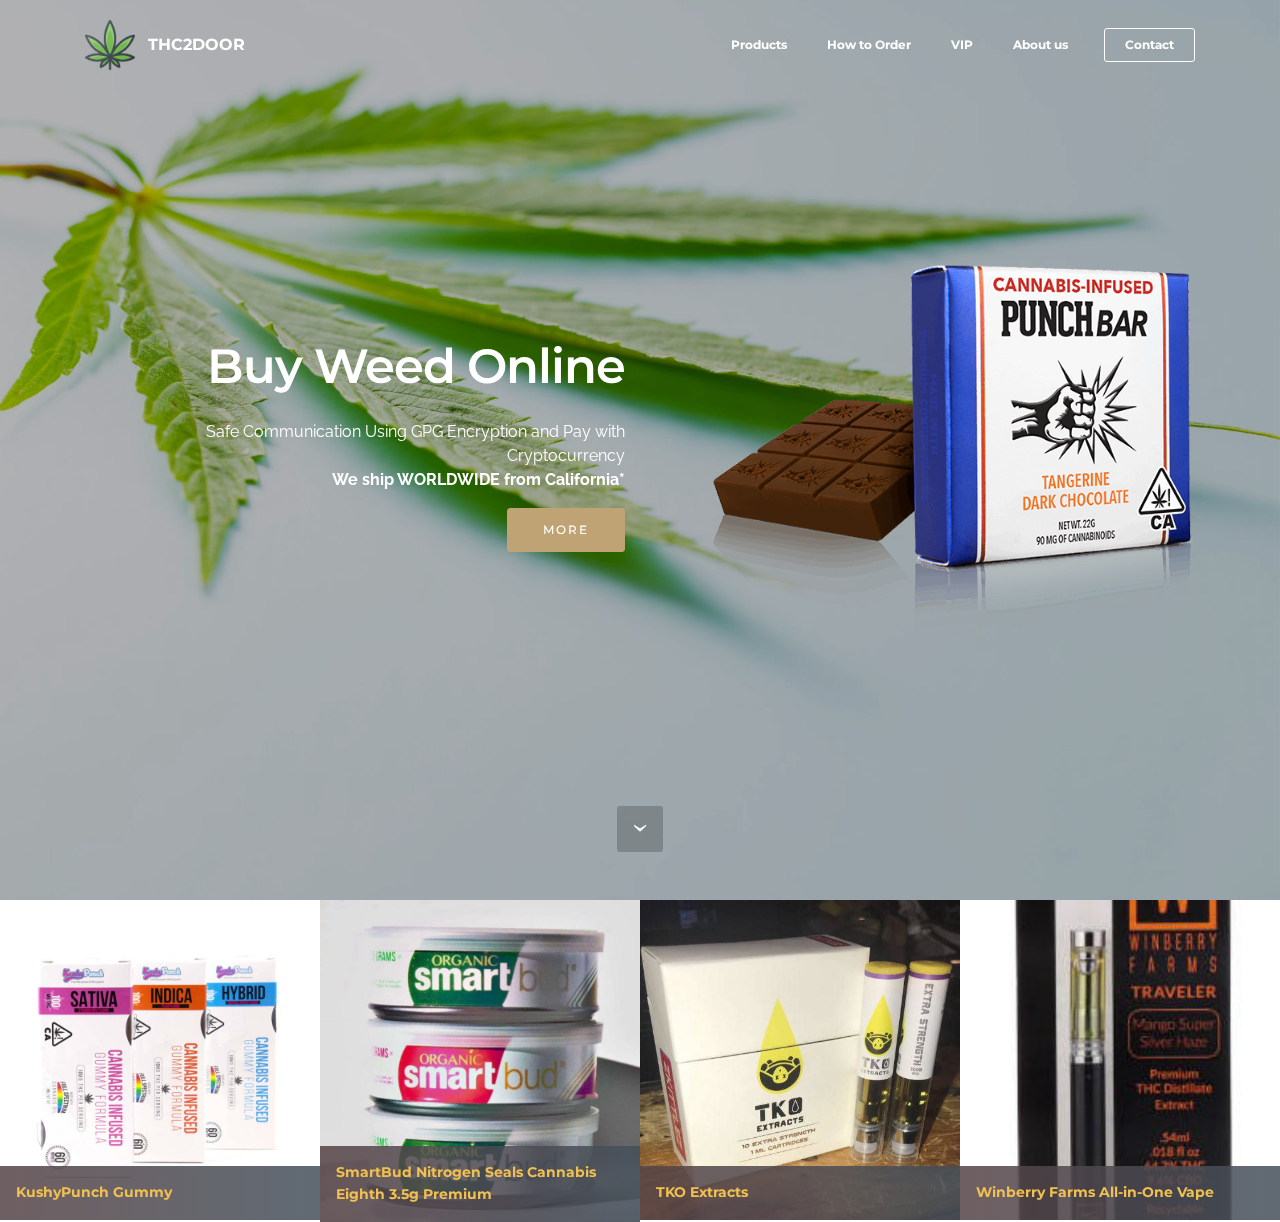
<file: index.html>
<!DOCTYPE html>
<html  >
<head>
  <!-- Site made with Mobirise Website Builder v4.10.7, https://mobirise.com -->
  <meta charset="UTF-8">
  <meta http-equiv="X-UA-Compatible" content="IE=edge">
  <meta name="generator" content="Mobirise v4.10.7, mobirise.com">
  <meta name="viewport" content="width=device-width, initial-scale=1, minimum-scale=1">
  <link rel="shortcut icon" href="assets/images/marijuana-addiction-drug-fun-leaf-512-128x128.png" type="image/x-icon">
  <meta name="description" content="">
  
  <title>Home</title>
  <link rel="stylesheet" href="assets/et-line-font-plugin/style.css">
  <link rel="stylesheet" href="https://fonts.googleapis.com/css?family=Montserrat:400,700">
  <link rel="stylesheet" href="https://fonts.googleapis.com/css?family=Raleway:100,100i,200,200i,300,300i,400,400i,500,500i,600,600i,700,700i,800,800i,900,900i">
  <link rel="stylesheet" href="https://fonts.googleapis.com/css?family=Lora:400,700,400italic,700italic&subset=latin">
  <link rel="stylesheet" href="assets/tether/tether.min.css">
  <link rel="stylesheet" href="assets/bootstrap/css/bootstrap.min.css">
  <link rel="stylesheet" href="assets/dropdown/css/style.css">
  <link rel="stylesheet" href="assets/animatecss/animate.min.css">
  <link rel="stylesheet" href="assets/theme/css/style.css">
  <link rel="stylesheet" href="assets/mobirise-gallery/style.css">
  <link rel="stylesheet" href="assets/mobirise/css/mbr-additional.css" type="text/css">
  
  
  
</head>
<body>
  <section id="menu-12" data-rv-view="0">

    <nav class="navbar navbar-dropdown transparent navbar-fixed-top bg-color">
        <div class="container">

            <div class="mbr-table">
                <div class="mbr-table-cell">

                    <div class="navbar-brand">
                        <a href="index.html" class="navbar-logo"><img src="assets/images/marijuana-addiction-drug-fun-leaf-512-128x128.png" alt="Mobirise"></a>
                        <a class="navbar-caption" href="index.html">THC2DOOR</a>
                    </div>

                </div>
                <div class="mbr-table-cell">

                    <button class="navbar-toggler pull-xs-right hidden-md-up" type="button" data-toggle="collapse" data-target="#exCollapsingNavbar">
                        <div class="hamburger-icon"></div>
                    </button>

                    <ul class="nav-dropdown collapse pull-xs-right nav navbar-nav navbar-toggleable-sm" id="exCollapsingNavbar"><li class="nav-item"><a class="nav-link link" href="page1.html">Products</a></li><li class="nav-item"><a class="nav-link link" href="page9.html">How to Order</a></li><li class="nav-item"><a class="nav-link link" href="page2.html">VIP</a></li><li class="nav-item"><a class="nav-link link" href="page10.html">About us</a></li><li class="nav-item nav-btn"><a class="nav-link btn btn-white btn-white-outline" href="page3.html">Contact</a></li></ul>
                    <button hidden="" class="navbar-toggler navbar-close" type="button" data-toggle="collapse" data-target="#exCollapsingNavbar">
                        <div class="close-icon"></div>
                    </button>

                </div>
            </div>

        </div>
    </nav>

</section>

<section class="engine"><a href="https://mobirise.info/l">free web templates</a></section><section class="mbr-section mbr-section-hero mbr-section-full header2 mbr-parallax-background mbr-after-navbar" id="header2-2" data-rv-view="2" style="background-image: url(assets/images/green-cannabis-leaf-8b6wx7h-1-2000x1333.jpg);">

    <div class="mbr-overlay" style="opacity: 0.3; background-color: rgb(0, 0, 0);">
    </div>

    <div class="mbr-table mbr-table-full">
        <div class="mbr-table-cell">

            <div class="container">
                <div class="mbr-section row">
                    <div class="mbr-table-md-up">
                        
                        
                        

                        <div class="mbr-table-cell col-md-5 content-size text-xs-center text-md-right">

                            <h3 class="mbr-section-title display-2">Buy Weed Online</h3>

                            <div class="mbr-section-text">
                                <p>Safe Communication Using GPG Encryption and Pay with Cryptocurrency<br><strong>We ship WORLDWIDE from California*</strong></p>
                            </div>

                            <div class="mbr-section-btn"><a class="btn btn-primary" href="page1.html">MORE</a></div>

                        </div>
                        <div class="mbr-table-cell mbr-valign-top mbr-left-padding-md-up col-md-7 image-size" style="width: 50%;">
                            <div class="mbr-figure"><a href="page1.html"><img src="assets/images/cutuout1-1-615x487.png"></a></div>
                        </div>

                    </div>
                </div>
            </div>

        </div>
    </div>

    <div class="mbr-arrow mbr-arrow-floating hidden-sm-down" aria-hidden="true"><a href="#gallery1-7"><i class="mbr-arrow-icon"></i></a></div>

</section>

<section class="mbr-gallery mbr-section mbr-section-nopadding mbr-slider-carousel" data-filter="false" id="gallery1-7" data-rv-view="5" style="background-color: rgb(255, 255, 255); padding-top: 0rem; padding-bottom: 0rem;">
    <!-- Filter -->
    

    <!-- Gallery -->
    <div class="mbr-gallery-row">
        <div class=" mbr-gallery-layout-default">
            <div>
                <div>
                    <div class="mbr-gallery-item mbr-gallery-item__mobirise3 mbr-gallery-item--p0" data-video-url="false" data-tags="Awesome">
                        <div href="#lb-gallery1-7" data-slide-to="0" data-toggle="modal">
                            
                            

                            <img src="assets/images/kushy-punch-main-photo-1500x1500-800x800.jpg" alt="" title="">
                            
                            <span class="icon-focus"></span>
                            <span class="mbr-gallery-title"><a href="page4.html"><strong>KushyPunch Gummy</strong></a><br></span>
                        </div>
                    </div><div class="mbr-gallery-item mbr-gallery-item__mobirise3 mbr-gallery-item--p0" data-video-url="false" data-tags="Responsive">
                        <div href="#lb-gallery1-7" data-slide-to="1" data-toggle="modal">
                            
                            

                            <img src="assets/images/smartbud-can-4-1080x1086-800x804.jpg" alt="" title="">
                            
                            <span class="icon-focus"></span>
                            <span class="mbr-gallery-title"><a href="page5.html"><strong>SmartBud Nitrogen Seals Cannabis Eighth 3.5g Premium</strong></a></span>
                        </div>
                    </div><div class="mbr-gallery-item mbr-gallery-item__mobirise3 mbr-gallery-item--p0" data-video-url="false" data-tags="Creative">
                        <div href="#lb-gallery1-7" data-slide-to="2" data-toggle="modal">
                            
                            

                            <img src="assets/images/poke-smott-20190110-2-510x510-510x510.jpg" alt="" title="">
                            
                            <span class="icon-focus"></span>
                            <span class="mbr-gallery-title"><strong><a href="page7.html">TKO Extracts</a></strong></span>
                        </div>
                    </div><div class="mbr-gallery-item mbr-gallery-item__mobirise3 mbr-gallery-item--p0" data-video-url="false" data-tags="Responsive">
                        <div href="#lb-gallery1-7" data-slide-to="3" data-toggle="modal">
                            
                            

                            <img src="assets/images/traveler-sativa-250x350-200x200.jpeg" alt="" title="">
                            
                            <span class="icon-focus"></span>
                            <span class="mbr-gallery-title"><strong><a href="page6.html">Winberry Farms All-in-One Vape</a></strong></span>
                        </div>
                    </div>
                </div>
            </div>
            <div class="clearfix"></div>
        </div>
    </div>

    <!-- Lightbox -->
    <div data-app-prevent-settings="" class="mbr-slider modal fade carousel slide" tabindex="-1" data-keyboard="true" data-interval="false" id="lb-gallery1-7">
        <div class="modal-dialog">
            <div class="modal-content">
                <div class="modal-body">
                    <ol class="carousel-indicators">
                        <li data-app-prevent-settings="" data-target="#lb-gallery1-7" data-slide-to="0"></li><li data-app-prevent-settings="" data-target="#lb-gallery1-7" data-slide-to="1"></li><li data-app-prevent-settings="" data-target="#lb-gallery1-7" class=" active" data-slide-to="2"></li><li data-app-prevent-settings="" data-target="#lb-gallery1-7" data-slide-to="3"></li>
                    </ol>
                    <div class="carousel-inner">
                        <div class="carousel-item">
                            <img src="assets/images/kushy-punch-main-photo-1500x1500.jpg" alt="" title="">
                        </div><div class="carousel-item">
                            <img src="assets/images/smartbud-can-4-1080x1086.jpg" alt="" title="">
                        </div><div class="carousel-item active">
                            <img src="assets/images/poke-smott-20190110-2-510x510.jpg" alt="" title="">
                        </div><div class="carousel-item">
                            <img src="assets/images/traveler-sativa-250x350.jpeg" alt="" title="">
                        </div>
                    </div>
                    <a class="left carousel-control" role="button" data-slide="prev" href="#lb-gallery1-7">
                        <span class="icon-prev" aria-hidden="true"></span>
                        <span class="sr-only">Previous</span>
                    </a>
                    <a class="right carousel-control" role="button" data-slide="next" href="#lb-gallery1-7">
                        <span class="icon-next" aria-hidden="true"></span>
                        <span class="sr-only">Next</span>
                    </a>

                    <a class="close" href="#" role="button" data-dismiss="modal">
                        <span aria-hidden="true">×</span>
                        <span class="sr-only">Close</span>
                    </a>
                </div>
            </div>
        </div>
    </div>
</section>


  <script src="assets/web/assets/jquery/jquery.min.js"></script>
  <script src="assets/tether/tether.min.js"></script>
  <script src="assets/bootstrap/js/bootstrap.min.js"></script>
  <script src="assets/smooth-scroll/smooth-scroll.js"></script>
  <script src="assets/dropdown/js/script.min.js"></script>
  <script src="assets/touch-swipe/jquery.touch-swipe.min.js"></script>
  <script src="assets/bootstrap-carousel-swipe/bootstrap-carousel-swipe.js"></script>
  <script src="assets/jarallax/jarallax.js"></script>
  <script src="assets/masonry/masonry.pkgd.min.js"></script>
  <script src="assets/imagesloaded/imagesloaded.pkgd.min.js"></script>
  <script src="assets/viewport-checker/jquery.viewportchecker.js"></script>
  <script src="assets/theme/js/script.js"></script>
  <script src="assets/mobirise-gallery/player.min.js"></script>
  <script src="assets/mobirise-gallery/script.js"></script>
  
  
  <input name="animation" type="hidden">
  </body>
</html>
</file>
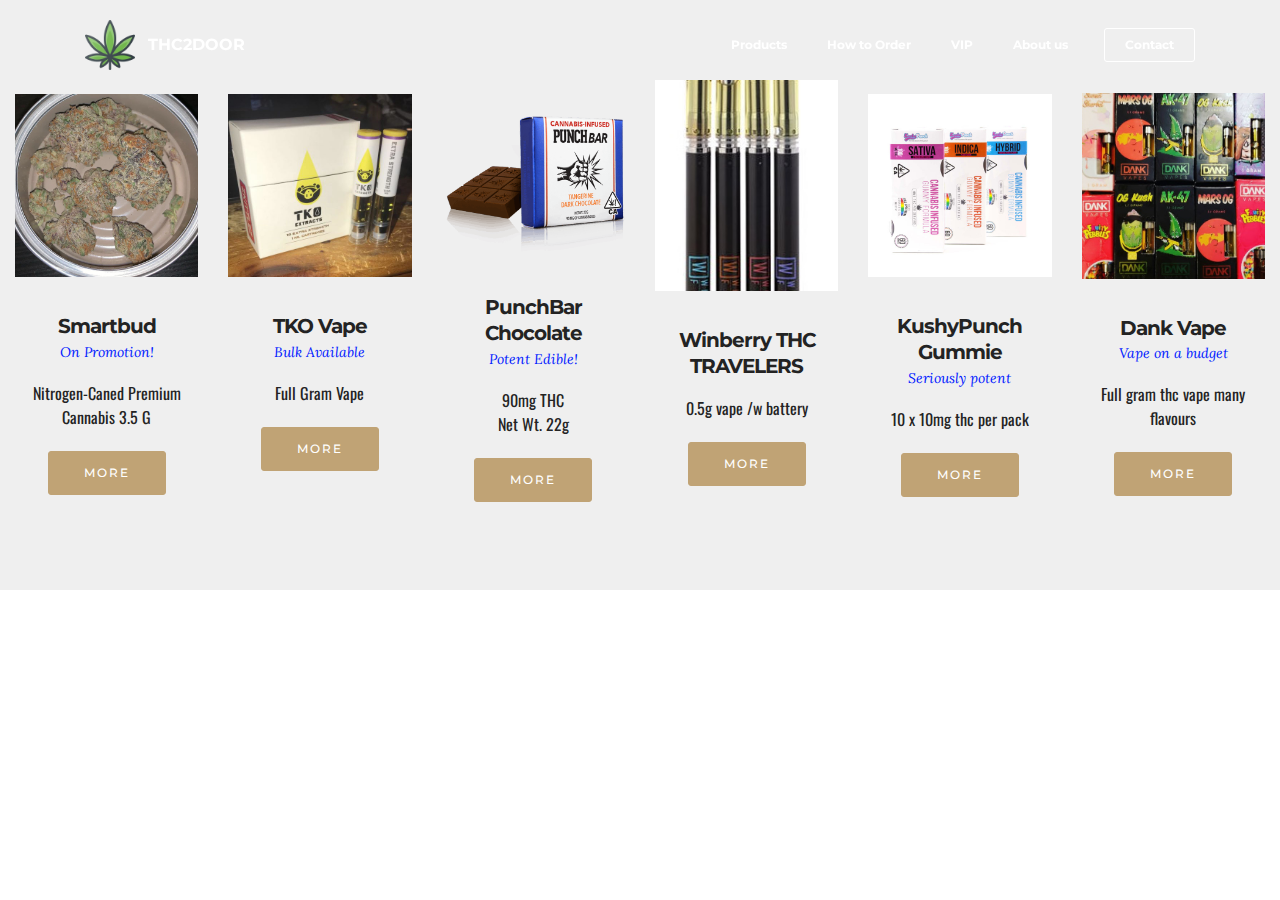
<file: page1.html>
<!DOCTYPE html>
<html  >
<head>
  <!-- Site made with Mobirise Website Builder v4.10.7, https://mobirise.com -->
  <meta charset="UTF-8">
  <meta http-equiv="X-UA-Compatible" content="IE=edge">
  <meta name="generator" content="Mobirise v4.10.7, mobirise.com">
  <meta name="viewport" content="width=device-width, initial-scale=1, minimum-scale=1">
  <link rel="shortcut icon" href="assets/images/marijuana-addiction-drug-fun-leaf-512-128x128.png" type="image/x-icon">
  <meta name="description" content="Site Builder Description">
  
  <title>Product</title>
  <link rel="stylesheet" href="https://fonts.googleapis.com/css?family=Montserrat:400,700">
  <link rel="stylesheet" href="https://fonts.googleapis.com/css?family=Raleway:100,100i,200,200i,300,300i,400,400i,500,500i,600,600i,700,700i,800,800i,900,900i">
  <link rel="stylesheet" href="https://fonts.googleapis.com/css?family=Lora:400,700,400italic,700italic&subset=latin">
  <link rel="stylesheet" href="assets/tether/tether.min.css">
  <link rel="stylesheet" href="assets/bootstrap/css/bootstrap.min.css">
  <link rel="stylesheet" href="assets/animatecss/animate.min.css">
  <link rel="stylesheet" href="assets/dropdown/css/style.css">
  <link rel="stylesheet" href="assets/theme/css/style.css">
  <link rel="stylesheet" href="assets/mobirise/css/mbr-additional.css" type="text/css">
  
  
  
</head>
<body>
  <section id="menu-12" data-rv-view="39">

    <nav class="navbar navbar-dropdown transparent navbar-fixed-top bg-color">
        <div class="container">

            <div class="mbr-table">
                <div class="mbr-table-cell">

                    <div class="navbar-brand">
                        <a href="index.html" class="navbar-logo"><img src="assets/images/marijuana-addiction-drug-fun-leaf-512-128x128.png" alt="Mobirise"></a>
                        <a class="navbar-caption" href="index.html">THC2DOOR</a>
                    </div>

                </div>
                <div class="mbr-table-cell">

                    <button class="navbar-toggler pull-xs-right hidden-md-up" type="button" data-toggle="collapse" data-target="#exCollapsingNavbar">
                        <div class="hamburger-icon"></div>
                    </button>

                    <ul class="nav-dropdown collapse pull-xs-right nav navbar-nav navbar-toggleable-sm" id="exCollapsingNavbar"><li class="nav-item"><a class="nav-link link" href="page1.html">Products</a></li><li class="nav-item"><a class="nav-link link" href="page9.html">How to Order</a></li><li class="nav-item"><a class="nav-link link" href="page2.html">VIP</a></li><li class="nav-item"><a class="nav-link link" href="page10.html">About us</a></li><li class="nav-item nav-btn"><a class="nav-link btn btn-white btn-white-outline" href="page3.html">Contact</a></li></ul>
                    <button hidden="" class="navbar-toggler navbar-close" type="button" data-toggle="collapse" data-target="#exCollapsingNavbar">
                        <div class="close-icon"></div>
                    </button>

                </div>
            </div>

        </div>
    </nav>

</section>

<section class="engine"><a href="https://mobirise.info/z">best website templates</a></section><section class="mbr-cards mbr-section mbr-section-nopadding mbr-after-navbar" id="features3-6" data-rv-view="36" style="background-color: rgb(239, 239, 239);">

    

    <div class="mbr-cards-row row">
        <div class="mbr-cards-col col-xs-12 col-lg-2" style="padding-top: 80px; padding-bottom: 80px;">
            <div class="container">
              <div class="card cart-block">
                  <div class="card-img"><a href="page5.html"><img src="assets/images/smarbud-open-600x600.jpg" class="card-img-top"></a></div>
                  <div class="card-block">
                    <h4 class="card-title">Smartbud</h4>
                    <h5 class="card-subtitle">On Promotion!</h5>
                    <p class="card-text">Nitrogen-Caned Premium Cannabis 3.5 G</p>
                    <div class="card-btn"><a href="page5.html" class="btn btn-primary">MORE</a></div>
                    </div>
                </div>
            </div>
        </div>
        <div class="mbr-cards-col col-xs-12 col-lg-2" style="padding-top: 80px; padding-bottom: 80px;">
            <div class="container">
                <div class="card cart-block">
                    <div class="card-img"><a href="page7.html"><img src="assets/images/poke-smott-20190110-3-510x510.jpg" class="card-img-top"></a></div>
                    <div class="card-block">
                        <h4 class="card-title">TKO Vape</h4>
                        <h5 class="card-subtitle">Bulk Available</h5>
                        <p class="card-text">Full Gram Vape</p>
                        <div class="card-btn"><a href="page7.html" class="btn btn-primary">MORE</a></div>
                    </div>
                </div>
            </div>
        </div>
        <div class="mbr-cards-col col-xs-12 col-lg-2" style="padding-top: 80px; padding-bottom: 80px;">
            <div class="container">
                <div class="card cart-block">
                    <div class="card-img"><img src="assets/images/cutuout1-1-600x475.png" class="card-img-top"></div>
                    <div class="card-block">
                        <h4 class="card-title">PunchBar Chocolate</h4>
                        <h5 class="card-subtitle">Potent Edible!</h5>
                        <p class="card-text">90mg THC
<br>Net Wt. 22g</p>
                        <div class="card-btn"><a href="page8.html" class="btn btn-primary">MORE</a></div>
                    </div>
                </div>
            </div>
        </div>
        <div class="mbr-cards-col col-xs-12 col-lg-2" style="padding-top: 80px; padding-bottom: 80px;">
            <div class="container">
                <div class="card cart-block">
                    <div class="card-img"><a href="page6.html"><img src="assets/images/traveler-250x350.jpeg" class="card-img-top"></a></div>
                    <div class="card-block">
                        <h4 class="card-title">Winberry THC TRAVELERS</h4>
                        <h5 class="card-subtitle"></h5>
                        <p class="card-text">0.5g vape /w battery</p>
                        <div class="card-btn"><a href="page6.html" class="btn btn-primary">MORE</a></div>
                    </div>
                </div>
            </div>
        </div>
        <div class="mbr-cards-col col-xs-12 col-lg-2" style="padding-top: 80px; padding-bottom: 80px;">
            <div class="container">
                <div class="card cart-block">
                    <div class="card-img"><img src="assets/images/kushy-punch-main-photo-600x600.jpg" class="card-img-top"></div>
                    <div class="card-block">
                        <h4 class="card-title">KushyPunch Gummie</h4>
                        <h5 class="card-subtitle">Seriously potent</h5>
                        <p class="card-text">10 x 10mg thc per pack</p>
                        <div class="card-btn"><a href="page4.html" class="btn btn-primary">MORE</a></div>
                    </div>
                </div>
            </div>
        </div>
        <div class="mbr-cards-col col-xs-12 col-lg-2" style="padding-top: 80px; padding-bottom: 80px;">
            <div class="container">
                <div class="card cart-block">
                    <div class="card-img"><img src="assets/images/dankn-600x737.jpeg" class="card-img-top"></div>
                    <div class="card-block">
                        <h4 class="card-title">Dank Vape</h4>
                        <h5 class="card-subtitle">Vape on a budget</h5>
                        <p class="card-text">Full gram thc vape many flavours</p>
                        <div class="card-btn"><a href="page9.html" class="btn btn-primary">MORE</a></div>
                    </div>
                </div>
            </div>
        </div>
    </div>
</section>


  <script src="assets/web/assets/jquery/jquery.min.js"></script>
  <script src="assets/tether/tether.min.js"></script>
  <script src="assets/bootstrap/js/bootstrap.min.js"></script>
  <script src="assets/touch-swipe/jquery.touch-swipe.min.js"></script>
  <script src="assets/smooth-scroll/smooth-scroll.js"></script>
  <script src="assets/viewport-checker/jquery.viewportchecker.js"></script>
  <script src="assets/dropdown/js/script.min.js"></script>
  <script src="assets/theme/js/script.js"></script>
  
  
  <input name="animation" type="hidden">
  </body>
</html>
</file>
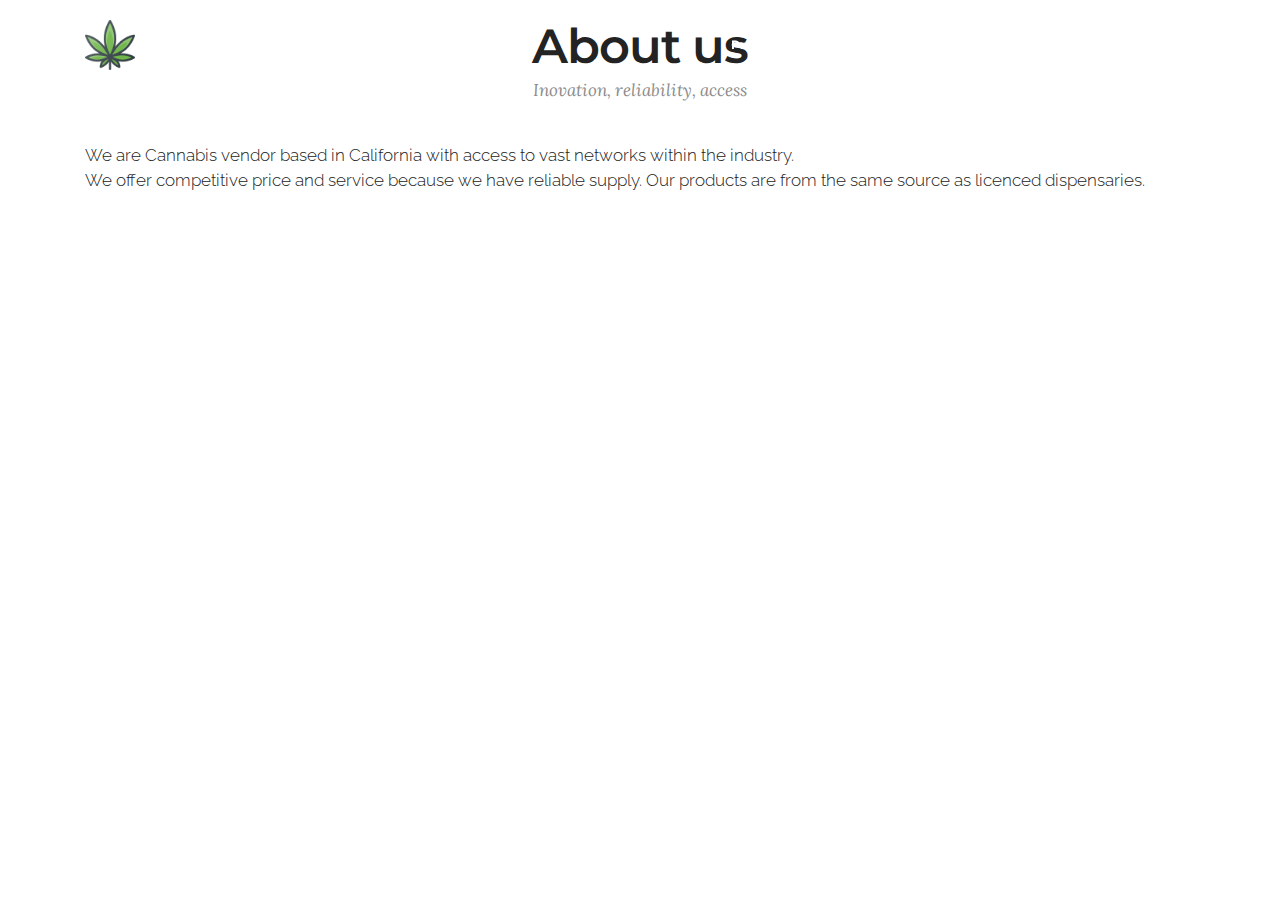
<file: page10.html>
<!DOCTYPE html>
<html  >
<head>
  <!-- Site made with Mobirise Website Builder v4.10.7, https://mobirise.com -->
  <meta charset="UTF-8">
  <meta http-equiv="X-UA-Compatible" content="IE=edge">
  <meta name="generator" content="Mobirise v4.10.7, mobirise.com">
  <meta name="viewport" content="width=device-width, initial-scale=1, minimum-scale=1">
  <link rel="shortcut icon" href="assets/images/marijuana-addiction-drug-fun-leaf-512-128x128.png" type="image/x-icon">
  <meta name="description" content="Web Builder Description">
  
  <title>About us</title>
  <link rel="stylesheet" href="https://fonts.googleapis.com/css?family=Montserrat:400,700">
  <link rel="stylesheet" href="https://fonts.googleapis.com/css?family=Raleway:100,100i,200,200i,300,300i,400,400i,500,500i,600,600i,700,700i,800,800i,900,900i">
  <link rel="stylesheet" href="https://fonts.googleapis.com/css?family=Lora:400,700,400italic,700italic&subset=latin">
  <link rel="stylesheet" href="assets/tether/tether.min.css">
  <link rel="stylesheet" href="assets/bootstrap/css/bootstrap.min.css">
  <link rel="stylesheet" href="assets/dropdown/css/style.css">
  <link rel="stylesheet" href="assets/animatecss/animate.min.css">
  <link rel="stylesheet" href="assets/theme/css/style.css">
  <link rel="stylesheet" href="assets/mobirise/css/mbr-additional.css" type="text/css">
  
  
  
</head>
<body>
  <section id="menu-13" data-rv-view="100">

    <nav class="navbar navbar-dropdown transparent navbar-fixed-top bg-color">
        <div class="container">

            <div class="mbr-table">
                <div class="mbr-table-cell">

                    <div class="navbar-brand">
                        <a href="index.html" class="navbar-logo"><img src="assets/images/marijuana-addiction-drug-fun-leaf-512-128x128.png" alt="Mobirise"></a>
                        <a class="navbar-caption" href="index.html">THC2DOOR</a>
                    </div>

                </div>
                <div class="mbr-table-cell">

                    <button class="navbar-toggler pull-xs-right hidden-md-up" type="button" data-toggle="collapse" data-target="#exCollapsingNavbar">
                        <div class="hamburger-icon"></div>
                    </button>

                    <ul class="nav-dropdown collapse pull-xs-right nav navbar-nav navbar-toggleable-sm" id="exCollapsingNavbar"><li class="nav-item"><a class="nav-link link" href="page1.html">Products</a></li><li class="nav-item"><a class="nav-link link" href="page9.html">How to Order</a></li><li class="nav-item"><a class="nav-link link" href="page2.html">VIP</a></li><li class="nav-item"><a class="nav-link link" href="page10.html">About us</a></li><li class="nav-item nav-btn"><a class="nav-link btn btn-white btn-white-outline" href="page3.html">Contact</a></li></ul>
                    <button hidden="" class="navbar-toggler navbar-close" type="button" data-toggle="collapse" data-target="#exCollapsingNavbar">
                        <div class="close-icon"></div>
                    </button>

                </div>
            </div>

        </div>
    </nav>

</section>

<section class="engine"><a href="https://mobirise.info/l">free website templates</a></section><section class="mbr-section mbr-section__container article mbr-after-navbar" id="header3-14" data-rv-view="102" style="background-color: rgb(255, 255, 255); padding-top: 20px; padding-bottom: 20px;">
    <div class="container">
        <div class="row">
            <div class="col-xs-12">
                <h3 class="mbr-section-title display-2">About us</h3>
                <small class="mbr-section-subtitle">Inovation, reliability, access</small>
            </div>
        </div>
    </div>
</section>

<section class="mbr-section article mbr-section__container" id="content1-16" data-rv-view="104" style="background-color: rgb(255, 255, 255); padding-top: 20px; padding-bottom: 20px;">

    <div class="container">
        <div class="row">
            <div class="col-xs-12 lead"><p>We are Cannabis vendor based in California with access to vast networks within the in<span style="font-size: 1.07rem;">dustry. </span></p><p><span style="font-size: 1.07rem;">We offer competitive price and service because we have reliable supply. Our products are from the same source as licenced dispensaries.&nbsp;</span></p></div>
        </div>
    </div>

</section>


  <script src="assets/web/assets/jquery/jquery.min.js"></script>
  <script src="assets/tether/tether.min.js"></script>
  <script src="assets/bootstrap/js/bootstrap.min.js"></script>
  <script src="assets/viewport-checker/jquery.viewportchecker.js"></script>
  <script src="assets/smooth-scroll/smooth-scroll.js"></script>
  <script src="assets/dropdown/js/script.min.js"></script>
  <script src="assets/touch-swipe/jquery.touch-swipe.min.js"></script>
  <script src="assets/theme/js/script.js"></script>
  
  
  <input name="animation" type="hidden">
  </body>
</html>
</file>
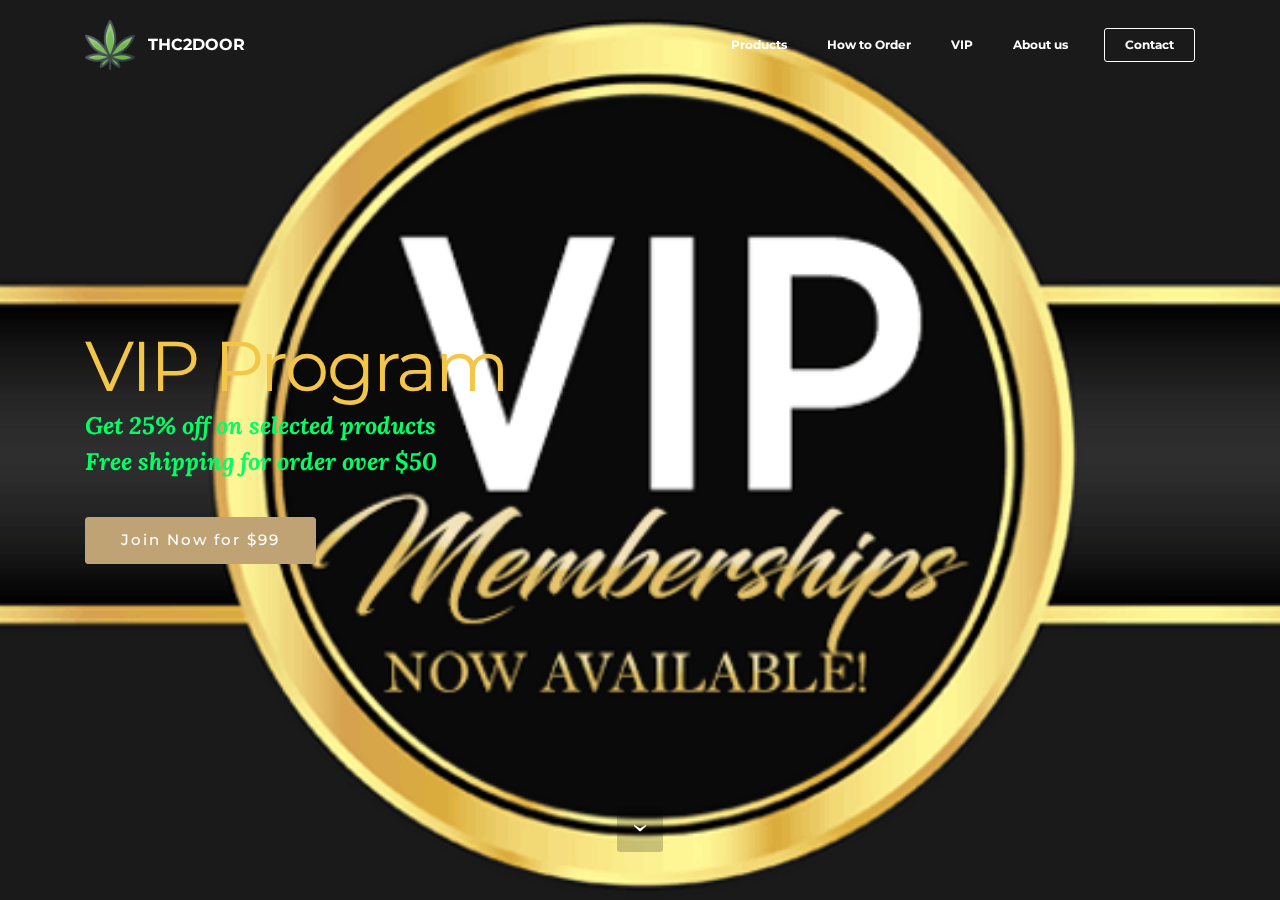
<file: page2.html>
<!DOCTYPE html>
<html  >
<head>
  <!-- Site made with Mobirise Website Builder v4.10.7, https://mobirise.com -->
  <meta charset="UTF-8">
  <meta http-equiv="X-UA-Compatible" content="IE=edge">
  <meta name="generator" content="Mobirise v4.10.7, mobirise.com">
  <meta name="viewport" content="width=device-width, initial-scale=1, minimum-scale=1">
  <link rel="shortcut icon" href="assets/images/marijuana-addiction-drug-fun-leaf-512-128x128.png" type="image/x-icon">
  <meta name="description" content="Site Maker Description">
  
  <title>VIP</title>
  <link rel="stylesheet" href="https://fonts.googleapis.com/css?family=Montserrat:400,700">
  <link rel="stylesheet" href="https://fonts.googleapis.com/css?family=Raleway:100,100i,200,200i,300,300i,400,400i,500,500i,600,600i,700,700i,800,800i,900,900i">
  <link rel="stylesheet" href="https://fonts.googleapis.com/css?family=Lora:400,700,400italic,700italic&subset=latin">
  <link rel="stylesheet" href="assets/tether/tether.min.css">
  <link rel="stylesheet" href="assets/bootstrap/css/bootstrap.min.css">
  <link rel="stylesheet" href="assets/animatecss/animate.min.css">
  <link rel="stylesheet" href="assets/dropdown/css/style.css">
  <link rel="stylesheet" href="assets/theme/css/style.css">
  <link rel="stylesheet" href="assets/mobirise/css/mbr-additional.css" type="text/css">
  
  
  
</head>
<body>
  <section id="menu-12" data-rv-view="44">

    <nav class="navbar navbar-dropdown transparent navbar-fixed-top bg-color">
        <div class="container">

            <div class="mbr-table">
                <div class="mbr-table-cell">

                    <div class="navbar-brand">
                        <a href="index.html" class="navbar-logo"><img src="assets/images/marijuana-addiction-drug-fun-leaf-512-128x128.png" alt="Mobirise"></a>
                        <a class="navbar-caption" href="index.html">THC2DOOR</a>
                    </div>

                </div>
                <div class="mbr-table-cell">

                    <button class="navbar-toggler pull-xs-right hidden-md-up" type="button" data-toggle="collapse" data-target="#exCollapsingNavbar">
                        <div class="hamburger-icon"></div>
                    </button>

                    <ul class="nav-dropdown collapse pull-xs-right nav navbar-nav navbar-toggleable-sm" id="exCollapsingNavbar"><li class="nav-item"><a class="nav-link link" href="page1.html">Products</a></li><li class="nav-item"><a class="nav-link link" href="page9.html">How to Order</a></li><li class="nav-item"><a class="nav-link link" href="page2.html">VIP</a></li><li class="nav-item"><a class="nav-link link" href="page10.html">About us</a></li><li class="nav-item nav-btn"><a class="nav-link btn btn-white btn-white-outline" href="page3.html">Contact</a></li></ul>
                    <button hidden="" class="navbar-toggler navbar-close" type="button" data-toggle="collapse" data-target="#exCollapsingNavbar">
                        <div class="close-icon"></div>
                    </button>

                </div>
            </div>

        </div>
    </nav>

</section>

<section class="engine"><a href="https://mobirise.info/s">bootstrap themes</a></section><section class="mbr-section mbr-section-hero mbr-section-full mbr-section-with-arrow mbr-parallax-background mbr-after-navbar" id="header5-e" data-rv-view="41" style="background-image: url(assets/images/vip-memberships-705x364.png);">

    

    <div class="mbr-table-cell">

        <div class="container">
            <div class="row">
                <div class="mbr-section col-md-10">

                    <h1 class="mbr-section-title display-1"><p><span style="font-weight: normal;">VIP Program</span></p></h1>
                    <p class="mbr-section-lead lead"><strong>Get 25% off on selected products<br>Free shipping for order over $50</strong></p>
                    <div class="mbr-section-btn"><a class="btn btn-lg btn-primary" href="page3.html">Join Now for $99</a></div>
                </div>
            </div>
        </div>
    </div>

    <div class="mbr-arrow mbr-arrow-floating" aria-hidden="true"><a href="#next"><i class="mbr-arrow-icon"></i></a></div>

</section>


  <script src="assets/web/assets/jquery/jquery.min.js"></script>
  <script src="assets/tether/tether.min.js"></script>
  <script src="assets/bootstrap/js/bootstrap.min.js"></script>
  <script src="assets/touch-swipe/jquery.touch-swipe.min.js"></script>
  <script src="assets/smooth-scroll/smooth-scroll.js"></script>
  <script src="assets/jarallax/jarallax.js"></script>
  <script src="assets/viewport-checker/jquery.viewportchecker.js"></script>
  <script src="assets/dropdown/js/script.min.js"></script>
  <script src="assets/theme/js/script.js"></script>
  
  
  <input name="animation" type="hidden">
  </body>
</html>
</file>
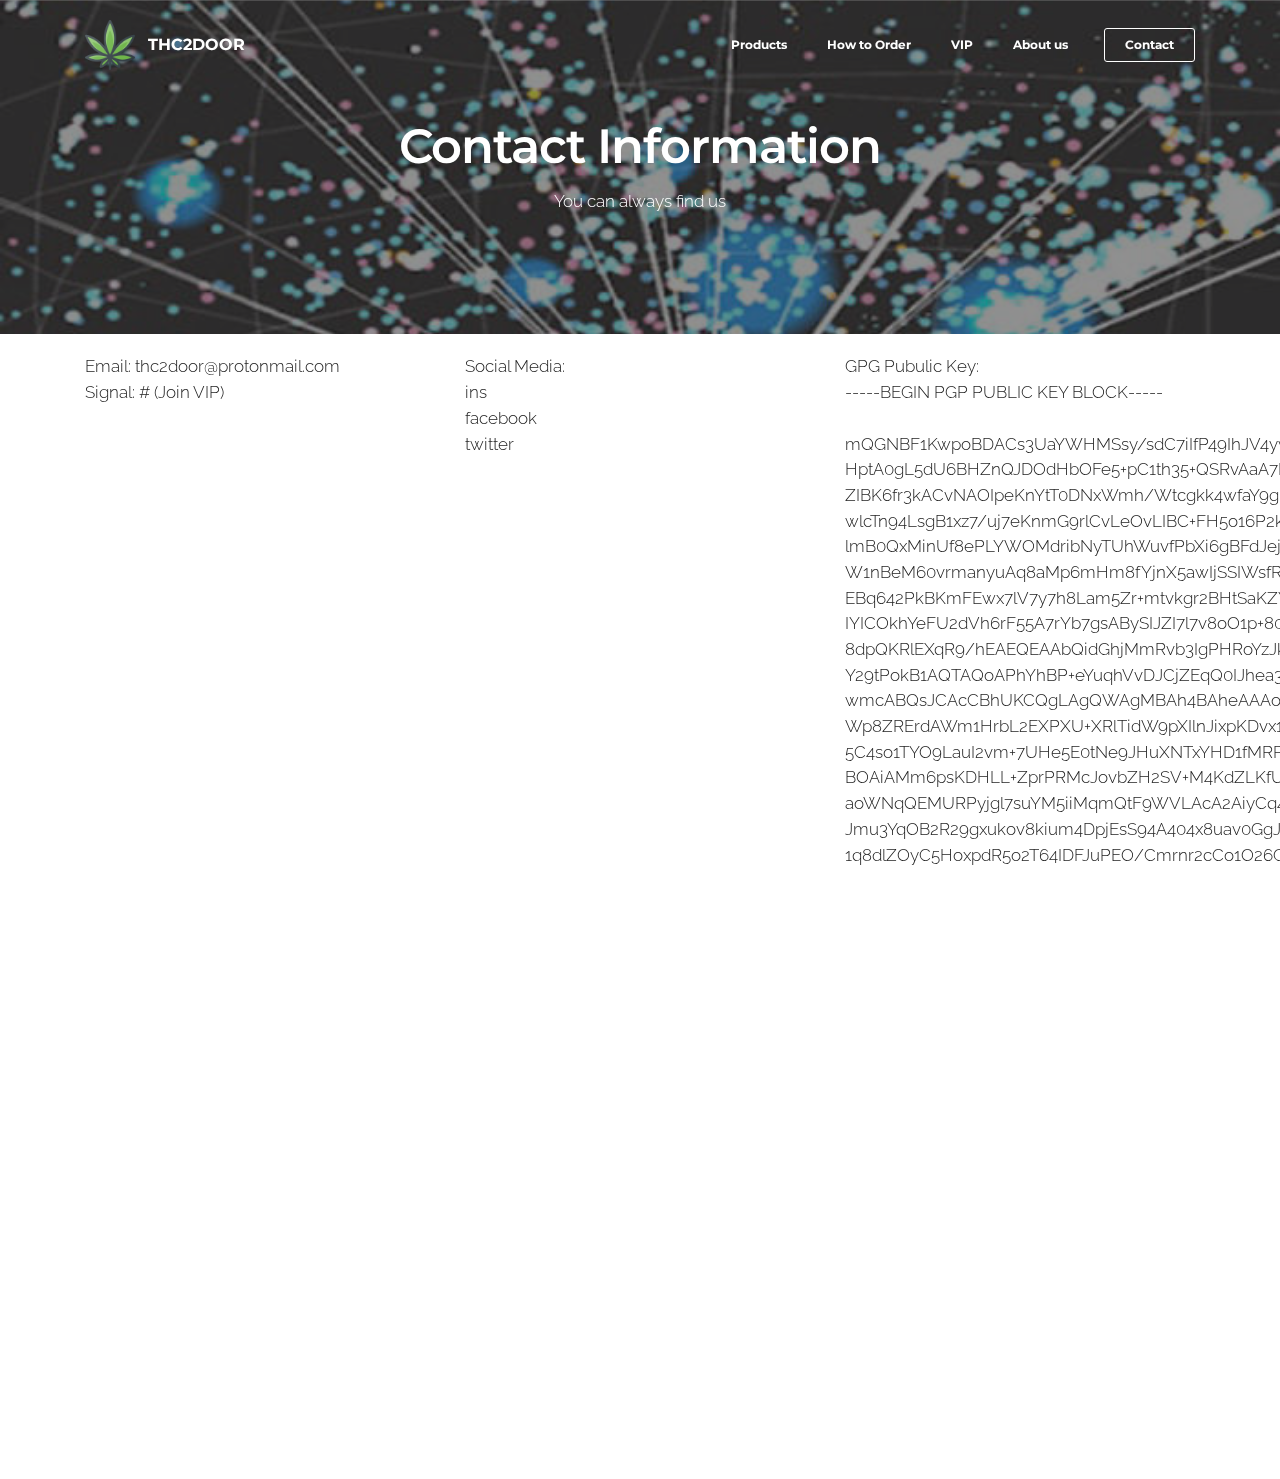
<file: page3.html>
<!DOCTYPE html>
<html  >
<head>
  <!-- Site made with Mobirise Website Builder v4.10.7, https://mobirise.com -->
  <meta charset="UTF-8">
  <meta http-equiv="X-UA-Compatible" content="IE=edge">
  <meta name="generator" content="Mobirise v4.10.7, mobirise.com">
  <meta name="viewport" content="width=device-width, initial-scale=1, minimum-scale=1">
  <link rel="shortcut icon" href="assets/images/marijuana-addiction-drug-fun-leaf-512-128x128.png" type="image/x-icon">
  <meta name="description" content="Site Builder Description">
  
  <title>Contact</title>
  <link rel="stylesheet" href="https://fonts.googleapis.com/css?family=Montserrat:400,700">
  <link rel="stylesheet" href="https://fonts.googleapis.com/css?family=Raleway:100,100i,200,200i,300,300i,400,400i,500,500i,600,600i,700,700i,800,800i,900,900i">
  <link rel="stylesheet" href="https://fonts.googleapis.com/css?family=Lora:400,700,400italic,700italic&subset=latin">
  <link rel="stylesheet" href="assets/tether/tether.min.css">
  <link rel="stylesheet" href="assets/bootstrap/css/bootstrap.min.css">
  <link rel="stylesheet" href="assets/animatecss/animate.min.css">
  <link rel="stylesheet" href="assets/dropdown/css/style.css">
  <link rel="stylesheet" href="assets/theme/css/style.css">
  <link rel="stylesheet" href="assets/mobirise/css/mbr-additional.css" type="text/css">
  
  
  
</head>
<body>
  <section id="menu-12" data-rv-view="51">

    <nav class="navbar navbar-dropdown transparent navbar-fixed-top bg-color">
        <div class="container">

            <div class="mbr-table">
                <div class="mbr-table-cell">

                    <div class="navbar-brand">
                        <a href="index.html" class="navbar-logo"><img src="assets/images/marijuana-addiction-drug-fun-leaf-512-128x128.png" alt="Mobirise"></a>
                        <a class="navbar-caption" href="index.html">THC2DOOR</a>
                    </div>

                </div>
                <div class="mbr-table-cell">

                    <button class="navbar-toggler pull-xs-right hidden-md-up" type="button" data-toggle="collapse" data-target="#exCollapsingNavbar">
                        <div class="hamburger-icon"></div>
                    </button>

                    <ul class="nav-dropdown collapse pull-xs-right nav navbar-nav navbar-toggleable-sm" id="exCollapsingNavbar"><li class="nav-item"><a class="nav-link link" href="page1.html">Products</a></li><li class="nav-item"><a class="nav-link link" href="page9.html">How to Order</a></li><li class="nav-item"><a class="nav-link link" href="page2.html">VIP</a></li><li class="nav-item"><a class="nav-link link" href="page10.html">About us</a></li><li class="nav-item nav-btn"><a class="nav-link btn btn-white btn-white-outline" href="page3.html">Contact</a></li></ul>
                    <button hidden="" class="navbar-toggler navbar-close" type="button" data-toggle="collapse" data-target="#exCollapsingNavbar">
                        <div class="close-icon"></div>
                    </button>

                </div>
            </div>

        </div>
    </nav>

</section>

<section class="engine"><a href="https://mobirise.info/b">create a site</a></section><section class="mbr-section article mbr-parallax-background mbr-after-navbar" id="msg-box8-g" data-rv-view="46" style="background-image: url(assets/images/appdevelopermagazine.com-700x579.jpg); padding-top: 120px; padding-bottom: 120px;">

    <div class="mbr-overlay" style="opacity: 0.5; background-color: rgb(34, 34, 34);">
    </div>
    <div class="container">
        <div class="row">
            <div class="col-md-8 col-md-offset-2 text-xs-center">
                <h3 class="mbr-section-title display-2"><p>Contact Information</p></h3>
                <div class="lead">You can always find us</div>
                
            </div>
        </div>
    </div>

</section>

<section class="mbr-section article mbr-section__container" id="content7-i" data-rv-view="49" style="background-color: rgb(255, 255, 255); padding-top: 20px; padding-bottom: 20px;">

    <div class="container">
        <div class="row">
            <div class="col-xs-12 col-md-4 lead"><p>Email: thc2door@protonmail.com</p><p>Signal: # (Join VIP)</p><p><br></p></div>
            <div class="col-xs-12 col-md-4 lead"><p>Social Media:</p><p>ins</p><p>facebook</p><p>twitter</p></div>
            <div class="col-xs-12 col-md-4 lead"><p>GPG Pubulic Key:</p><p>-----BEGIN PGP PUBLIC KEY BLOCK-----</p><p><br></p><p>mQGNBF1KwpoBDACs3UaYWHMSsy/sdC7iIfP49IhJV4ywLClH38ad3iqg1mu2ZMr9</p><p>HptA0gL5dU6BHZnQJDOdHbOFe5+pC1th35+QSRvAaA7BFZLhnDKRsUwwDXNGlJJ5</p><p>ZIBK6fr3kACvNAOIpeKnYtT0DNxWmh/Wtcgkk4wfaY9gPwwVVsrQx1sRcXAteChX</p><p>wlcTn94LsgB1xz7/uj7eKnmG9rlCvLeOvLIBC+FH5o16P2knCH669z2POPiU8pQp</p><p>lmB0QxMinUf8ePLYWOMdribNyTUhWuvfPbXi6gBFdJej0bS10HnafBBEP0+f81HT</p><p>W1nBeM60vrmanyuAq8aMp6mHm8fYjnX5awIjSSIWsfRXKYKSTml51mGKFRvgaPQ/</p><p>EBq642PkBKmFEwx7lV7y7h8Lam5Zr+mtvkgr2BHtSaKZY1ZNSPaIGXvRWhog+kiY</p><p>IYICOkhYeFU2dVh6rF55A7rYb7gsABySIJZI7l7v8oO1p+807+2sEjXyH6SSXphk</p><p>8dpQKRlEXqR9/hEAEQEAAbQidGhjMmRvb3IgPHRoYzJkb29yQHByb3Rvbm1haWwu</p><p>Y29tPokB1AQTAQoAPhYhBP+eYuqhVvDJCjZEqQ0IJhea3Sq9BQJdSsKaAhsDBQkD</p><p>wmcABQsJCAcCBhUKCQgLAgQWAgMBAh4BAheAAAoJEA0IJhea3Sq9u7gMAJJO/RGE</p><p>Wp8ZRErdAWm1HrbL2EXPXU+XRlTidW9pXIlnJixpKDvx1ElpEAoLVNdpm1Ksrx97</p><p>5C4so1TYO9LauI2vm+7UHe5E0tNe9JHuXNTxYHD1fMRPO3XzmT994TOxVqFzKW+o</p><p>BOAiAMm6psKDHLL+ZprPRMcJovbZH2SV+M4KdZLKfUKWsOzw80NXeghdbvnqEvmn</p><p>aoWNqQEMURPyjgl7suYM5iiMqmQtF9WVLAcA2AiyCq4OJODH3XV17hm2VCj4eOai</p><p>Jmu3YqOB2R29gxukov8kium4DpjEsS94A404x8uav0GgJlEnGu46E/IJQzc550xJ</p><p>1q8dlZOyC5HoxpdR5o2T64IDFJuPEO/Cmrnr2cCo1O26Gjz+Xn8qWrAf3bv0+0q2</p><p>ib+lk1Z9/efdyptPpuUBFMJgRuexkKydfEvJCwpazmXtcuRgpXj35IeSYKAvbTqu</p><p>smTGhLjty5MRsi7reDRN1rc/noNz3Y//IWqzlKp1xKUUCK1Ic4TDy6u0VrkBjQRd</p><p>SsKaAQwAu1eeZPFSXHHF3wKrwgKToDw5ZEjk9luIER9D3po+iQC3Xaz3oyyD0gKb</p><p>GO57ZX38PhI7sy9XBILgGFHGniP2uF/lVslXeEbZWGe5heqj+ON2xLvE1JjoLD4S</p><p>1yyuqWdiY/8fmS1B2tQcr9BuIdIkzLeEOIpvw/u1Ngu5pNJ08NG+3XLpUSir9fBC</p><p>8upMYDmtc50JP/MKYkAvXmli/mOfINlLr4hueFg/EzKv0j5+dvbH2bQHLcV0c+ZZ</p><p>P7oNPZFhCV1O0FZO9GWGnDf4S30zTR7UFwFhqnjdmhcw3F5bYCsoC9VAJfCEKhf5</p><p>DyJcF71J8zpY1bls4huRbUPKGCvvmZ6v3JjsEyo+tTOiv8kcL88VraGtpLLY5DaX</p><p>oEnANzYMorZQADDw7WL4K+VVkaCLTkif5u8NDJ5/X8FaHms2iGIAesJTLQ7eyQuI</p><p>HdcRlRMHiC4LaRo2jIK3JtRlelVtHW1pjhh/mqs9ApHkDx7zob01tXATgYX5lSL7</p><p>zHPET1X1ABEBAAGJAbwEGAEKACYWIQT/nmLqoVbwyQo2RKkNCCYXmt0qvQUCXUrC</p><p>mgIbDAUJA8JnAAAKCRANCCYXmt0qvbuCC/sErChVa1Bce9M0uarlEt+1wzhi58D/</p><p>si6pghv9NWY8d3p+YUBsbCY6/fGY9spkAL7hzeadXJV2isPl9Ub2zs3yPKmSTmTF</p><p>flZqZdGU7t/L67FLGCfoTfvXJev9GKQNp8YCpjF73QMp/Qrb2D2t68/2xoHTwsc+</p><p>Pu9QTPyL7/chzMkLcgGuhal2GDRYphO4tEdqEuevgcZ8ksTmwrNvk765uI9Mxo9T</p><p>w1papEDjhyZg2iGSZsU078WZw/t1gtGrv9xUZ3RL0W4pVYuN4kxNFnAZKUD9udlk</p><p>jSqcvPC9MvRzKS+6Het9ugoxhiR2rlNjdzcTzK29o4ohn3ni4LMn3T16KWy7h+JI</p><p>mLjjH6RxNjRlv68QY/zCwaWBWJasmZif58Ebwo2KDB5A1xIb2LsJdgV56VjU/RAV</p><p>oMN8IrOWuVHSTQwGEvAZgXp5SrXLosUkonQY6IjNfD8F0qSlFBFWtyntoIaaY05A</p><p>x8trCHzUansOLULdoq2LmlMw5u9MCHfGOH0=</p><p>=WJ9G</p><p>-----END PGP PUBLIC KEY BLOCK-----</p><p><br></p></div>
        </div>
    </div>

</section>


  <script src="assets/web/assets/jquery/jquery.min.js"></script>
  <script src="assets/tether/tether.min.js"></script>
  <script src="assets/bootstrap/js/bootstrap.min.js"></script>
  <script src="assets/touch-swipe/jquery.touch-swipe.min.js"></script>
  <script src="assets/smooth-scroll/smooth-scroll.js"></script>
  <script src="assets/jarallax/jarallax.js"></script>
  <script src="assets/viewport-checker/jquery.viewportchecker.js"></script>
  <script src="assets/dropdown/js/script.min.js"></script>
  <script src="assets/theme/js/script.js"></script>
  
  
  <input name="animation" type="hidden">
  </body>
</html>
</file>
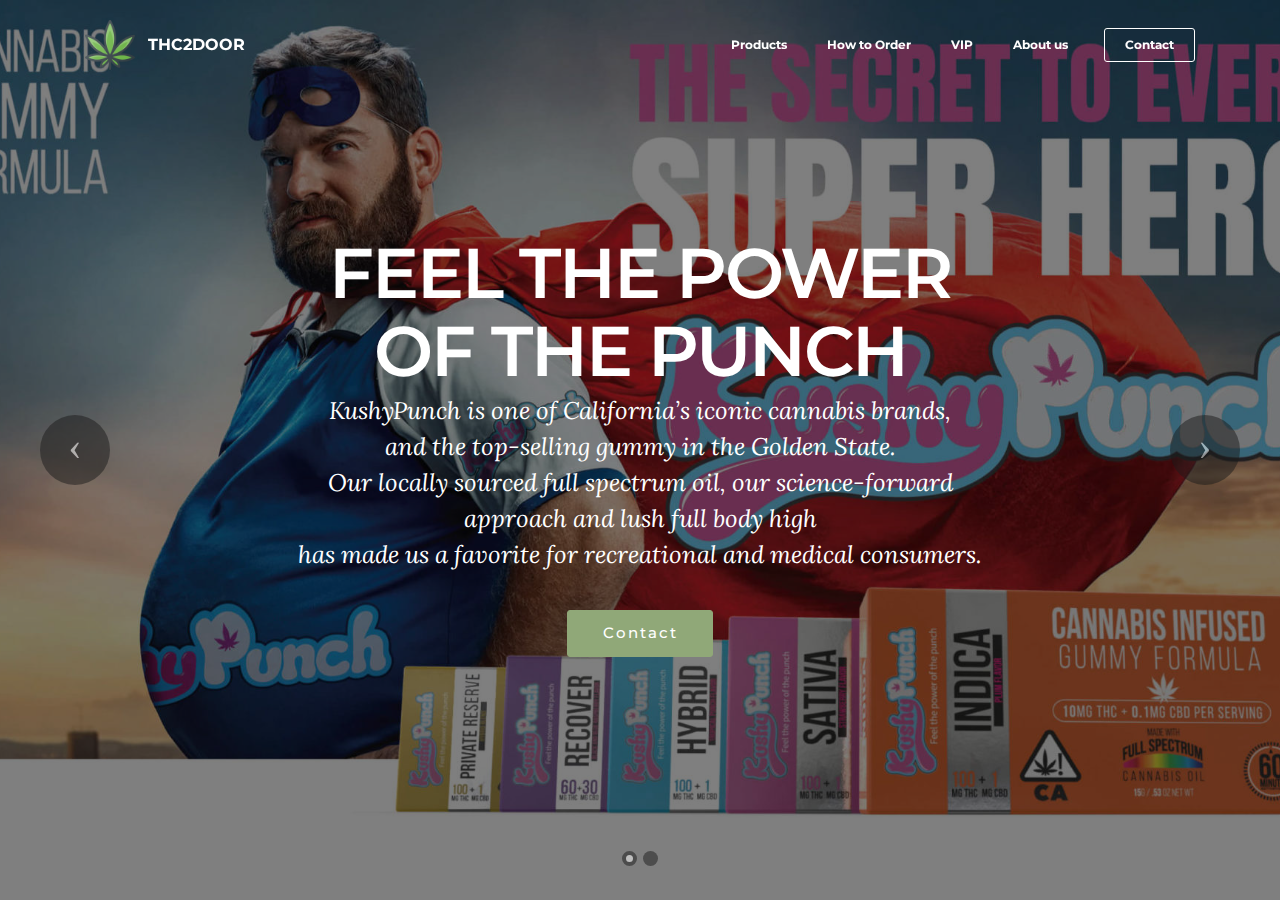
<file: page4.html>
<!DOCTYPE html>
<html  >
<head>
  <!-- Site made with Mobirise Website Builder v4.10.7, https://mobirise.com -->
  <meta charset="UTF-8">
  <meta http-equiv="X-UA-Compatible" content="IE=edge">
  <meta name="generator" content="Mobirise v4.10.7, mobirise.com">
  <meta name="viewport" content="width=device-width, initial-scale=1, minimum-scale=1">
  <link rel="shortcut icon" href="assets/images/marijuana-addiction-drug-fun-leaf-512-128x128.png" type="image/x-icon">
  <meta name="description" content="Website Generator Description">
  
  <title>KushyPunch</title>
  <link rel="stylesheet" href="https://fonts.googleapis.com/css?family=Montserrat:400,700">
  <link rel="stylesheet" href="https://fonts.googleapis.com/css?family=Raleway:100,100i,200,200i,300,300i,400,400i,500,500i,600,600i,700,700i,800,800i,900,900i">
  <link rel="stylesheet" href="https://fonts.googleapis.com/css?family=Lora:400,700,400italic,700italic&subset=latin">
  <link rel="stylesheet" href="assets/tether/tether.min.css">
  <link rel="stylesheet" href="assets/bootstrap/css/bootstrap.min.css">
  <link rel="stylesheet" href="assets/animatecss/animate.min.css">
  <link rel="stylesheet" href="assets/dropdown/css/style.css">
  <link rel="stylesheet" href="assets/theme/css/style.css">
  <link rel="stylesheet" href="assets/mobirise/css/mbr-additional.css" type="text/css">
  
  
  
</head>
<body>
  <section id="menu-12" data-rv-view="62">

    <nav class="navbar navbar-dropdown transparent navbar-fixed-top bg-color">
        <div class="container">

            <div class="mbr-table">
                <div class="mbr-table-cell">

                    <div class="navbar-brand">
                        <a href="index.html" class="navbar-logo"><img src="assets/images/marijuana-addiction-drug-fun-leaf-512-128x128.png" alt="Mobirise"></a>
                        <a class="navbar-caption" href="index.html">THC2DOOR</a>
                    </div>

                </div>
                <div class="mbr-table-cell">

                    <button class="navbar-toggler pull-xs-right hidden-md-up" type="button" data-toggle="collapse" data-target="#exCollapsingNavbar">
                        <div class="hamburger-icon"></div>
                    </button>

                    <ul class="nav-dropdown collapse pull-xs-right nav navbar-nav navbar-toggleable-sm" id="exCollapsingNavbar"><li class="nav-item"><a class="nav-link link" href="page1.html">Products</a></li><li class="nav-item"><a class="nav-link link" href="page9.html">How to Order</a></li><li class="nav-item"><a class="nav-link link" href="page2.html">VIP</a></li><li class="nav-item"><a class="nav-link link" href="page10.html">About us</a></li><li class="nav-item nav-btn"><a class="nav-link btn btn-white btn-white-outline" href="page3.html">Contact</a></li></ul>
                    <button hidden="" class="navbar-toggler navbar-close" type="button" data-toggle="collapse" data-target="#exCollapsingNavbar">
                        <div class="close-icon"></div>
                    </button>

                </div>
            </div>

        </div>
    </nav>

</section>

<section class="engine"><a href="https://mobirise.info/d">free web maker</a></section><section class="mbr-slider mbr-section mbr-section__container carousel slide mbr-section-nopadding mbr-after-navbar" data-ride="carousel" data-keyboard="false" data-wrap="true" data-pause="false" data-interval="5000" id="slider-l" data-rv-view="53">
    <div>
        <div>
            <div>
                <ol class="carousel-indicators">
                    <li data-app-prevent-settings="" data-target="#slider-l" data-slide-to="0" class="active"></li><li data-app-prevent-settings="" data-target="#slider-l" class="" data-slide-to="1"></li>
                </ol>
                <div class="carousel-inner" role="listbox">
                    <div class="mbr-section mbr-section-hero carousel-item dark center mbr-section-full active" data-bg-video-slide="false" style="background-image: url(assets/images/kushybackbanners1-2000x1217.jpg);">
                        <div class="mbr-table-cell">
                            <div class="mbr-overlay"></div>
                            <div class="container-slide container">
                                
                                <div class="row">
                                    <div class="col-md-8 col-md-offset-2 text-xs-center">
                                        <h2 class="mbr-section-title display-1">FEEL THE POWER OF THE PUNCH</h2>
                                        <p class="mbr-section-lead lead">KushyPunch is one of California’s iconic cannabis brands,
<br>and the top-selling gummy in the Golden State.
<br>Our locally sourced full spectrum oil, our science-forward approach and lush full body high
<br>has made us a favorite for recreational and medical consumers.</p>

                                        <div class="mbr-section-btn"><a class="btn btn-lg btn-success" href="page9.html">Contact</a> </div>
                                    </div>
                                </div>
                            </div>
                        </div>
                    </div><div class="mbr-section mbr-section-hero carousel-item dark center mbr-section-full" data-bg-video-slide="false" style="background-image: url(assets/images/kushypunchprivate-1000x1000.png);">
                        <div class="mbr-table-cell">
                            <div class="mbr-overlay"></div>
                            <div class="container-slide container">
                                
                                <div class="row">
                                    <div class="col-md-8 col-md-offset-3 text-xs-right">
                                        <h2 class="mbr-section-title display-1">Seriously potent cannabis gummies</h2>
                                        <p class="mbr-section-lead lead"> Our gummy line includes sativa (strawberry), hybrid (tropical punch), indica (plum), <strong>Private Reserve</strong> (pink lemonade) Recover (black and blue raspberry), and KushyCBD (peach).</p>

                                        <div class="mbr-section-btn"><a class="btn btn-lg btn-info" href="page9.html">Contact</a> </div>
                                    </div>
                                </div>
                            </div>
                        </div>
                    </div>
                </div>

                <a data-app-prevent-settings="" class="left carousel-control" role="button" data-slide="prev" href="#slider-l">
                    <span class="icon-prev" aria-hidden="true"></span>
                    <span class="sr-only">Previous</span>
                </a>
                <a data-app-prevent-settings="" class="right carousel-control" role="button" data-slide="next" href="#slider-l">
                    <span class="icon-next" aria-hidden="true"></span>
                    <span class="sr-only">Next</span>
                </a>
            </div>
        </div>
    </div>
</section>


  <script src="assets/web/assets/jquery/jquery.min.js"></script>
  <script src="assets/tether/tether.min.js"></script>
  <script src="assets/bootstrap/js/bootstrap.min.js"></script>
  <script src="assets/touch-swipe/jquery.touch-swipe.min.js"></script>
  <script src="assets/smooth-scroll/smooth-scroll.js"></script>
  <script src="assets/bootstrap-carousel-swipe/bootstrap-carousel-swipe.js"></script>
  <script src="assets/viewport-checker/jquery.viewportchecker.js"></script>
  <script src="assets/dropdown/js/script.min.js"></script>
  <script src="assets/theme/js/script.js"></script>
  
  
  <input name="animation" type="hidden">
  </body>
</html>
</file>
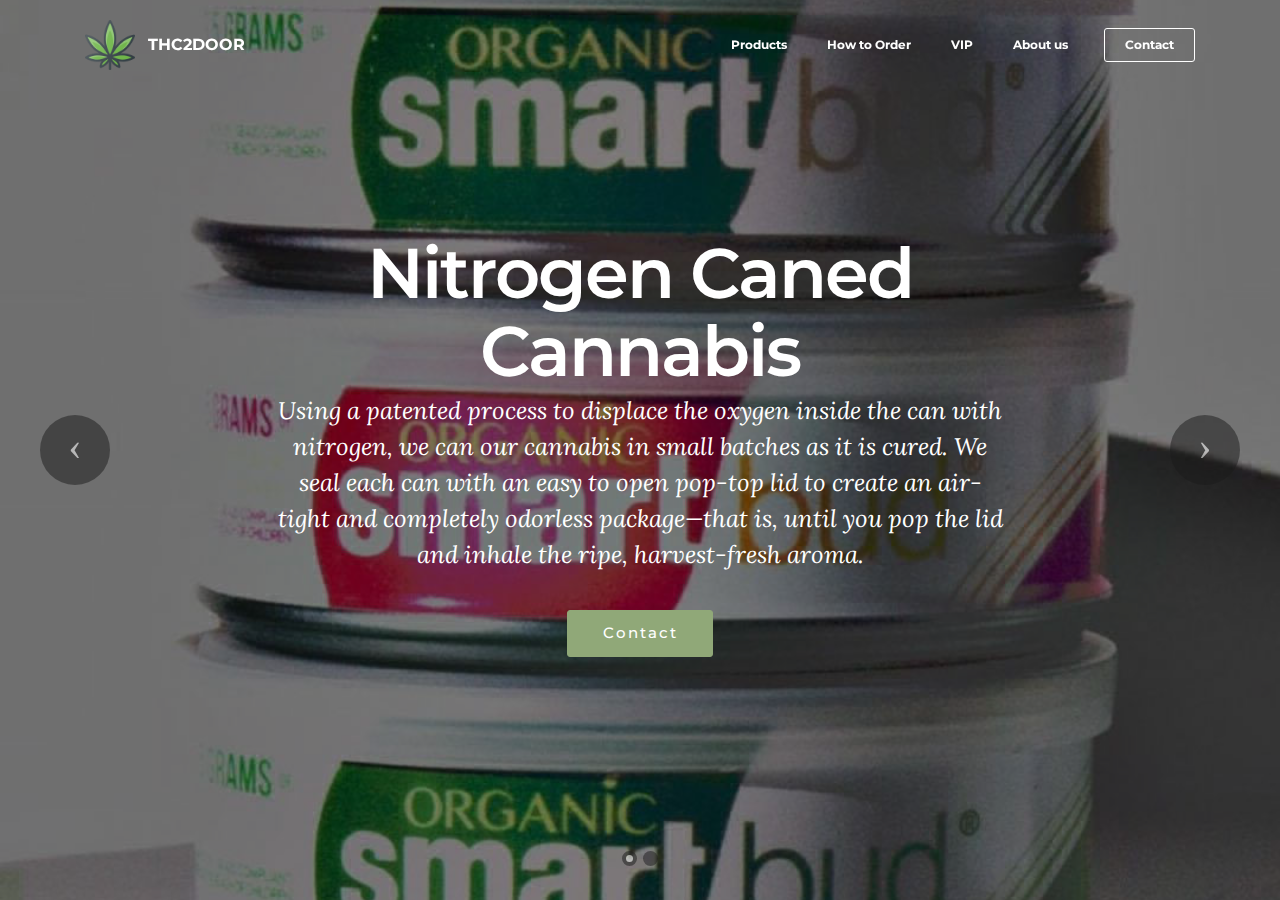
<file: page5.html>
<!DOCTYPE html>
<html  >
<head>
  <!-- Site made with Mobirise Website Builder v4.10.7, https://mobirise.com -->
  <meta charset="UTF-8">
  <meta http-equiv="X-UA-Compatible" content="IE=edge">
  <meta name="generator" content="Mobirise v4.10.7, mobirise.com">
  <meta name="viewport" content="width=device-width, initial-scale=1, minimum-scale=1">
  <link rel="shortcut icon" href="assets/images/marijuana-addiction-drug-fun-leaf-512-128x128.png" type="image/x-icon">
  <meta name="description" content="Site Generator Description">
  
  <title>SmartBud</title>
  <link rel="stylesheet" href="https://fonts.googleapis.com/css?family=Montserrat:400,700">
  <link rel="stylesheet" href="https://fonts.googleapis.com/css?family=Raleway:100,100i,200,200i,300,300i,400,400i,500,500i,600,600i,700,700i,800,800i,900,900i">
  <link rel="stylesheet" href="https://fonts.googleapis.com/css?family=Lora:400,700,400italic,700italic&subset=latin">
  <link rel="stylesheet" href="assets/tether/tether.min.css">
  <link rel="stylesheet" href="assets/bootstrap/css/bootstrap.min.css">
  <link rel="stylesheet" href="assets/animatecss/animate.min.css">
  <link rel="stylesheet" href="assets/dropdown/css/style.css">
  <link rel="stylesheet" href="assets/theme/css/style.css">
  <link rel="stylesheet" href="assets/mobirise/css/mbr-additional.css" type="text/css">
  
  
  
</head>
<body>
  <section id="menu-12" data-rv-view="73">

    <nav class="navbar navbar-dropdown transparent navbar-fixed-top bg-color">
        <div class="container">

            <div class="mbr-table">
                <div class="mbr-table-cell">

                    <div class="navbar-brand">
                        <a href="index.html" class="navbar-logo"><img src="assets/images/marijuana-addiction-drug-fun-leaf-512-128x128.png" alt="Mobirise"></a>
                        <a class="navbar-caption" href="index.html">THC2DOOR</a>
                    </div>

                </div>
                <div class="mbr-table-cell">

                    <button class="navbar-toggler pull-xs-right hidden-md-up" type="button" data-toggle="collapse" data-target="#exCollapsingNavbar">
                        <div class="hamburger-icon"></div>
                    </button>

                    <ul class="nav-dropdown collapse pull-xs-right nav navbar-nav navbar-toggleable-sm" id="exCollapsingNavbar"><li class="nav-item"><a class="nav-link link" href="page1.html">Products</a></li><li class="nav-item"><a class="nav-link link" href="page9.html">How to Order</a></li><li class="nav-item"><a class="nav-link link" href="page2.html">VIP</a></li><li class="nav-item"><a class="nav-link link" href="page10.html">About us</a></li><li class="nav-item nav-btn"><a class="nav-link btn btn-white btn-white-outline" href="page3.html">Contact</a></li></ul>
                    <button hidden="" class="navbar-toggler navbar-close" type="button" data-toggle="collapse" data-target="#exCollapsingNavbar">
                        <div class="close-icon"></div>
                    </button>

                </div>
            </div>

        </div>
    </nav>

</section>

<section class="engine"><a href="https://mobirise.info/l">free site templates</a></section><section class="mbr-slider mbr-section mbr-section__container carousel slide mbr-section-nopadding mbr-after-navbar" data-ride="carousel" data-keyboard="false" data-wrap="true" data-pause="false" data-interval="5000" id="slider-n" data-rv-view="64">
    <div>
        <div>
            <div>
                <ol class="carousel-indicators">
                    <li data-app-prevent-settings="" data-target="#slider-n" data-slide-to="0" class="active"></li><li data-app-prevent-settings="" data-target="#slider-n" class="" data-slide-to="1"></li>
                </ol>
                <div class="carousel-inner" role="listbox">
                    <div class="mbr-section mbr-section-hero carousel-item dark center mbr-section-full active" data-bg-video-slide="false" style="background-image: url(assets/images/smartbud-can-4-1080x1086.jpg);">
                        <div class="mbr-table-cell">
                            <div class="mbr-overlay"></div>
                            <div class="container-slide container">
                                
                                <div class="row">
                                    <div class="col-md-8 col-md-offset-2 text-xs-center">
                                        <h2 class="mbr-section-title display-1">Nitrogen Caned Cannabis</h2>
                                        <p class="mbr-section-lead lead">Using a patented process to displace the oxygen inside the can with nitrogen, we can our cannabis in small batches as it is cured. We seal each can with an easy to open pop-top lid to create an air-tight and completely odorless package—that is, until you pop the lid and inhale the ripe, harvest-fresh aroma.</p>

                                        <div class="mbr-section-btn"><a class="btn btn-lg btn-success" href="page9.html">Contact</a> </div>
                                    </div>
                                </div>
                            </div>
                        </div>
                    </div><div class="mbr-section mbr-section-hero carousel-item dark center mbr-section-full" data-bg-video-slide="false" style="background-image: url(assets/images/smarbud-open-1080x1080.jpg);">
                        <div class="mbr-table-cell">
                            <div class="mbr-overlay"></div>
                            <div class="container-slide container">
                                
                                <div class="row">
                                    <div class="col-md-8 col-md-offset-3 text-xs-right">
                                        <h2 class="mbr-section-title display-1">Advantages</h2>
                                        <p class="mbr-section-lead lead">Re-Usable &amp; 100% Recyclable<br>Inhibits Mold, Bacteria &amp; Microorganisms<br>100% Food Grade &amp; Safe<br></p>

                                        <div class="mbr-section-btn"><a class="btn btn-lg btn-info" href="page9.html">Contact</a> </div>
                                    </div>
                                </div>
                            </div>
                        </div>
                    </div>
                </div>

                <a data-app-prevent-settings="" class="left carousel-control" role="button" data-slide="prev" href="#slider-n">
                    <span class="icon-prev" aria-hidden="true"></span>
                    <span class="sr-only">Previous</span>
                </a>
                <a data-app-prevent-settings="" class="right carousel-control" role="button" data-slide="next" href="#slider-n">
                    <span class="icon-next" aria-hidden="true"></span>
                    <span class="sr-only">Next</span>
                </a>
            </div>
        </div>
    </div>
</section>


  <script src="assets/web/assets/jquery/jquery.min.js"></script>
  <script src="assets/tether/tether.min.js"></script>
  <script src="assets/bootstrap/js/bootstrap.min.js"></script>
  <script src="assets/touch-swipe/jquery.touch-swipe.min.js"></script>
  <script src="assets/smooth-scroll/smooth-scroll.js"></script>
  <script src="assets/bootstrap-carousel-swipe/bootstrap-carousel-swipe.js"></script>
  <script src="assets/viewport-checker/jquery.viewportchecker.js"></script>
  <script src="assets/dropdown/js/script.min.js"></script>
  <script src="assets/theme/js/script.js"></script>
  
  
  <input name="animation" type="hidden">
  </body>
</html>
</file>
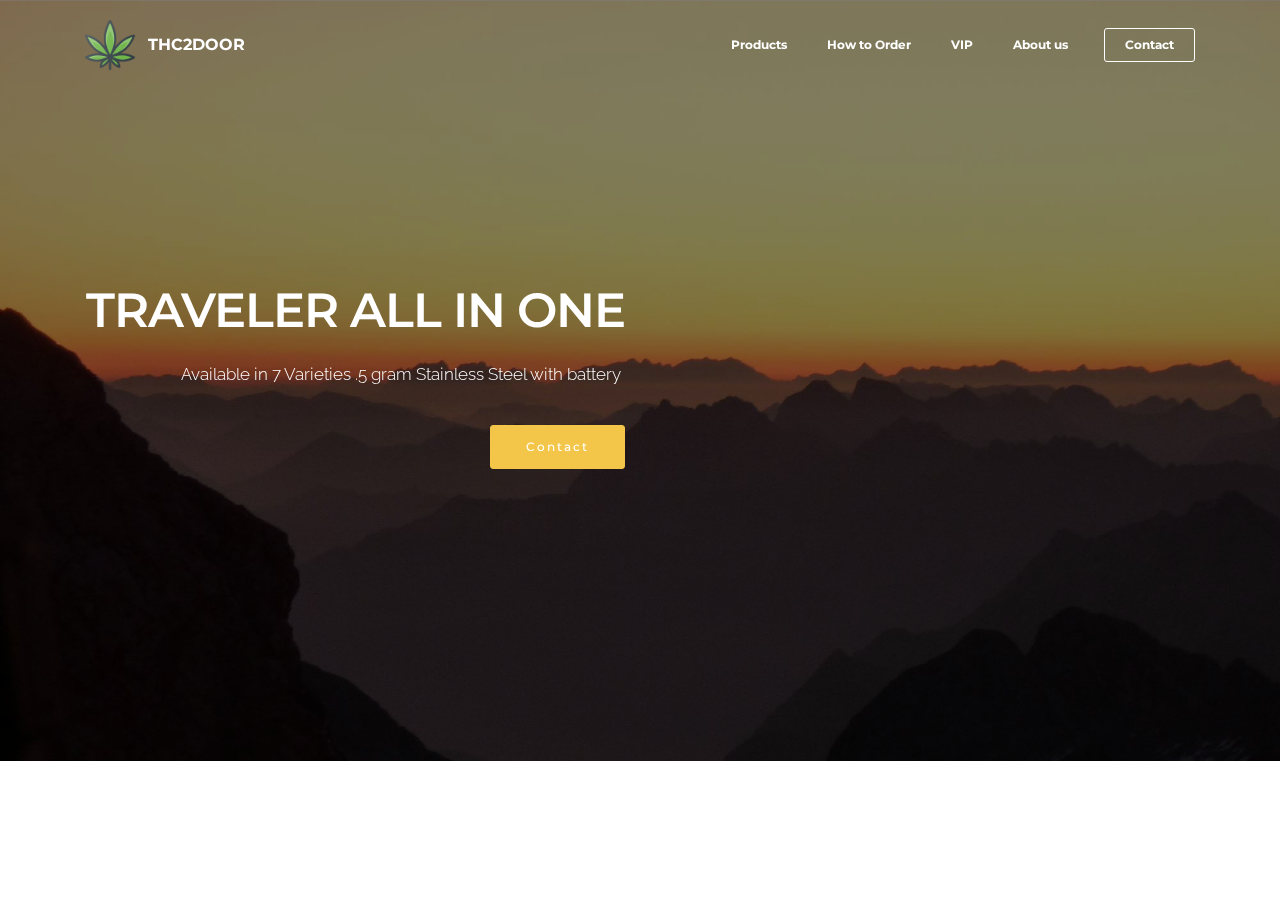
<file: page6.html>
<!DOCTYPE html>
<html  >
<head>
  <!-- Site made with Mobirise Website Builder v4.10.7, https://mobirise.com -->
  <meta charset="UTF-8">
  <meta http-equiv="X-UA-Compatible" content="IE=edge">
  <meta name="generator" content="Mobirise v4.10.7, mobirise.com">
  <meta name="viewport" content="width=device-width, initial-scale=1, minimum-scale=1">
  <link rel="shortcut icon" href="assets/images/marijuana-addiction-drug-fun-leaf-512-128x128.png" type="image/x-icon">
  <meta name="description" content="Site Builder Description">
  
  <title>Winberry AIO</title>
  <link rel="stylesheet" href="https://fonts.googleapis.com/css?family=Montserrat:400,700">
  <link rel="stylesheet" href="https://fonts.googleapis.com/css?family=Raleway:100,100i,200,200i,300,300i,400,400i,500,500i,600,600i,700,700i,800,800i,900,900i">
  <link rel="stylesheet" href="https://fonts.googleapis.com/css?family=Lora:400,700,400italic,700italic&subset=latin">
  <link rel="stylesheet" href="assets/tether/tether.min.css">
  <link rel="stylesheet" href="assets/bootstrap/css/bootstrap.min.css">
  <link rel="stylesheet" href="assets/animatecss/animate.min.css">
  <link rel="stylesheet" href="assets/dropdown/css/style.css">
  <link rel="stylesheet" href="assets/theme/css/style.css">
  <link rel="stylesheet" href="assets/mobirise/css/mbr-additional.css" type="text/css">
  
  
  
</head>
<body>
  <section id="menu-12" data-rv-view="78">

    <nav class="navbar navbar-dropdown transparent navbar-fixed-top bg-color">
        <div class="container">

            <div class="mbr-table">
                <div class="mbr-table-cell">

                    <div class="navbar-brand">
                        <a href="index.html" class="navbar-logo"><img src="assets/images/marijuana-addiction-drug-fun-leaf-512-128x128.png" alt="Mobirise"></a>
                        <a class="navbar-caption" href="index.html">THC2DOOR</a>
                    </div>

                </div>
                <div class="mbr-table-cell">

                    <button class="navbar-toggler pull-xs-right hidden-md-up" type="button" data-toggle="collapse" data-target="#exCollapsingNavbar">
                        <div class="hamburger-icon"></div>
                    </button>

                    <ul class="nav-dropdown collapse pull-xs-right nav navbar-nav navbar-toggleable-sm" id="exCollapsingNavbar"><li class="nav-item"><a class="nav-link link" href="page1.html">Products</a></li><li class="nav-item"><a class="nav-link link" href="page9.html">How to Order</a></li><li class="nav-item"><a class="nav-link link" href="page2.html">VIP</a></li><li class="nav-item"><a class="nav-link link" href="page10.html">About us</a></li><li class="nav-item nav-btn"><a class="nav-link btn btn-white btn-white-outline" href="page3.html">Contact</a></li></ul>
                    <button hidden="" class="navbar-toggler navbar-close" type="button" data-toggle="collapse" data-target="#exCollapsingNavbar">
                        <div class="close-icon"></div>
                    </button>

                </div>
            </div>

        </div>
    </nav>

</section>

<section class="engine"><a href="https://mobirise.info/g">build your own site</a></section><section class="mbr-section mbr-parallax-background mbr-after-navbar" id="msg-box7-r" data-rv-view="75" style="background-image: url(assets/images/mountains.jpg); padding-top: 240px; padding-bottom: 240px;">

    <div class="mbr-overlay" style="opacity: 0.5; background-color: rgb(0, 0, 0);">
    </div>
    <div class="container">
        <div class="row">
            <div class="mbr-table-md-up">

              

              <div class="mbr-table-cell col-md-5 text-xs-center text-md-right content-size">
                  <h3 class="mbr-section-title display-2">TRAVELER ALL IN ONE</h3>
                  <div class="lead">

                    <p>Available in 7 Varieties .5 gram Stainless Steel with battery&nbsp;<br></p>

                  </div>

                  <div><a class="btn btn-warning" href="page9.html">Contact</a></div>
              </div>


              


              <div class="mbr-table-cell mbr-left-padding-md-up mbr-valign-top col-md-7 image-size" style="width: 50%;">
                  <div class="mbr-figure"><iframe class="mbr-embedded-video" src="https://www.youtube.com/embed/GQ25sr4xDfQ?rel=0&amp;amp;showinfo=0&amp;autoplay=1&amp;loop=0" width="1280" height="720" frameborder="0" allowfullscreen></iframe></div>
              </div>

            </div>
        </div>
    </div>

</section>


  <script src="assets/web/assets/jquery/jquery.min.js"></script>
  <script src="assets/tether/tether.min.js"></script>
  <script src="assets/bootstrap/js/bootstrap.min.js"></script>
  <script src="assets/touch-swipe/jquery.touch-swipe.min.js"></script>
  <script src="assets/smooth-scroll/smooth-scroll.js"></script>
  <script src="assets/jarallax/jarallax.js"></script>
  <script src="assets/viewport-checker/jquery.viewportchecker.js"></script>
  <script src="assets/dropdown/js/script.min.js"></script>
  <script src="assets/theme/js/script.js"></script>
  
  
  <input name="animation" type="hidden">
  </body>
</html>
</file>
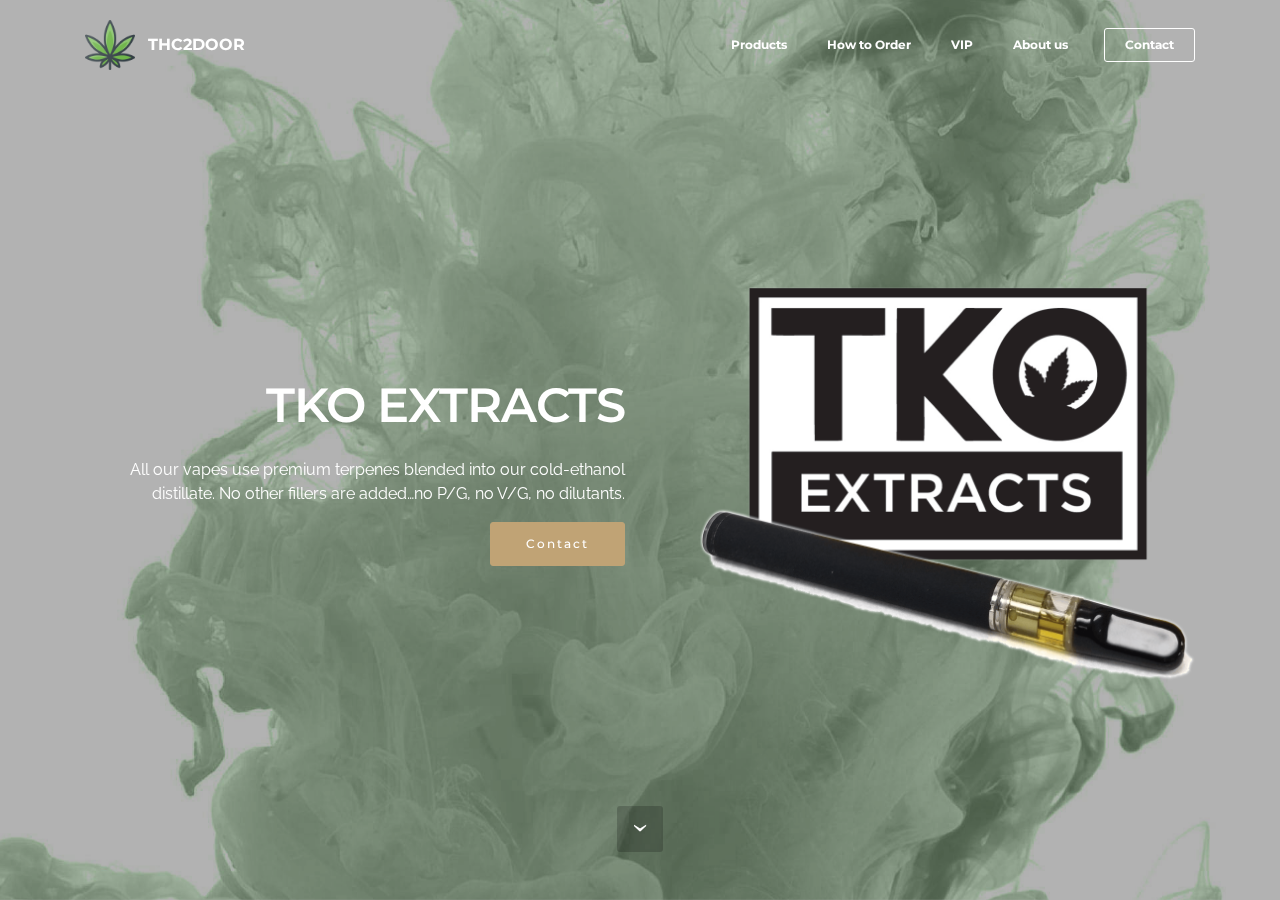
<file: page7.html>
<!DOCTYPE html>
<html  >
<head>
  <!-- Site made with Mobirise Website Builder v4.10.7, https://mobirise.com -->
  <meta charset="UTF-8">
  <meta http-equiv="X-UA-Compatible" content="IE=edge">
  <meta name="generator" content="Mobirise v4.10.7, mobirise.com">
  <meta name="viewport" content="width=device-width, initial-scale=1, minimum-scale=1">
  <link rel="shortcut icon" href="assets/images/marijuana-addiction-drug-fun-leaf-512-128x128.png" type="image/x-icon">
  <meta name="description" content="Website Maker Description">
  
  <title>TKO</title>
  <link rel="stylesheet" href="https://fonts.googleapis.com/css?family=Montserrat:400,700">
  <link rel="stylesheet" href="https://fonts.googleapis.com/css?family=Raleway:100,100i,200,200i,300,300i,400,400i,500,500i,600,600i,700,700i,800,800i,900,900i">
  <link rel="stylesheet" href="https://fonts.googleapis.com/css?family=Lora:400,700,400italic,700italic&subset=latin">
  <link rel="stylesheet" href="assets/tether/tether.min.css">
  <link rel="stylesheet" href="assets/bootstrap/css/bootstrap.min.css">
  <link rel="stylesheet" href="assets/animatecss/animate.min.css">
  <link rel="stylesheet" href="assets/dropdown/css/style.css">
  <link rel="stylesheet" href="assets/theme/css/style.css">
  <link rel="stylesheet" href="assets/mobirise/css/mbr-additional.css" type="text/css">
  
  
  
</head>
<body>
  <section id="menu-12" data-rv-view="83">

    <nav class="navbar navbar-dropdown transparent navbar-fixed-top bg-color">
        <div class="container">

            <div class="mbr-table">
                <div class="mbr-table-cell">

                    <div class="navbar-brand">
                        <a href="index.html" class="navbar-logo"><img src="assets/images/marijuana-addiction-drug-fun-leaf-512-128x128.png" alt="Mobirise"></a>
                        <a class="navbar-caption" href="index.html">THC2DOOR</a>
                    </div>

                </div>
                <div class="mbr-table-cell">

                    <button class="navbar-toggler pull-xs-right hidden-md-up" type="button" data-toggle="collapse" data-target="#exCollapsingNavbar">
                        <div class="hamburger-icon"></div>
                    </button>

                    <ul class="nav-dropdown collapse pull-xs-right nav navbar-nav navbar-toggleable-sm" id="exCollapsingNavbar"><li class="nav-item"><a class="nav-link link" href="page1.html">Products</a></li><li class="nav-item"><a class="nav-link link" href="page9.html">How to Order</a></li><li class="nav-item"><a class="nav-link link" href="page2.html">VIP</a></li><li class="nav-item"><a class="nav-link link" href="page10.html">About us</a></li><li class="nav-item nav-btn"><a class="nav-link btn btn-white btn-white-outline" href="page3.html">Contact</a></li></ul>
                    <button hidden="" class="navbar-toggler navbar-close" type="button" data-toggle="collapse" data-target="#exCollapsingNavbar">
                        <div class="close-icon"></div>
                    </button>

                </div>
            </div>

        </div>
    </nav>

</section>

<section class="engine"><a href="https://mobirise.info/s">free bootstrap themes</a></section><section class="mbr-section mbr-section-hero mbr-section-full header2 mbr-parallax-background mbr-after-navbar" id="header2-t" data-rv-view="80" style="background-image: url(assets/images/bg-image-smoke-green-2-1921x2497.jpg);">

    <div class="mbr-overlay" style="opacity: 0.3; background-color: rgb(0, 0, 0);">
    </div>

    <div class="mbr-table mbr-table-full">
        <div class="mbr-table-cell">

            <div class="container">
                <div class="mbr-section row">
                    <div class="mbr-table-md-up">
                        
                        
                        

                        <div class="mbr-table-cell col-md-5 content-size text-xs-center text-md-right">

                            <h3 class="mbr-section-title display-2">
<div><br></div><div>TKO EXTRACTS
</div></h3>

                            <div class="mbr-section-text">
                                <p>All our vapes use premium terpenes blended into our cold-ethanol distillate. No other fillers are added…no P/G, no V/G, no dilutants.</p>
                            </div>

                            <div class="mbr-section-btn"><a class="btn btn-primary" href="page9.html">Contact</a></div>

                        </div>
                        <div class="mbr-table-cell mbr-valign-top mbr-left-padding-md-up col-md-7 image-size" style="width: 50%;">
                            <div class="mbr-figure"><img src="assets/images/vape-logo-transparent-1000x1000.png"></div>
                        </div>

                    </div>
                </div>
            </div>

        </div>
    </div>

    <div class="mbr-arrow mbr-arrow-floating hidden-sm-down" aria-hidden="true"><a href="#next"><i class="mbr-arrow-icon"></i></a></div>

</section>


  <script src="assets/web/assets/jquery/jquery.min.js"></script>
  <script src="assets/tether/tether.min.js"></script>
  <script src="assets/bootstrap/js/bootstrap.min.js"></script>
  <script src="assets/touch-swipe/jquery.touch-swipe.min.js"></script>
  <script src="assets/smooth-scroll/smooth-scroll.js"></script>
  <script src="assets/jarallax/jarallax.js"></script>
  <script src="assets/viewport-checker/jquery.viewportchecker.js"></script>
  <script src="assets/dropdown/js/script.min.js"></script>
  <script src="assets/theme/js/script.js"></script>
  
  
  <input name="animation" type="hidden">
  </body>
</html>
</file>
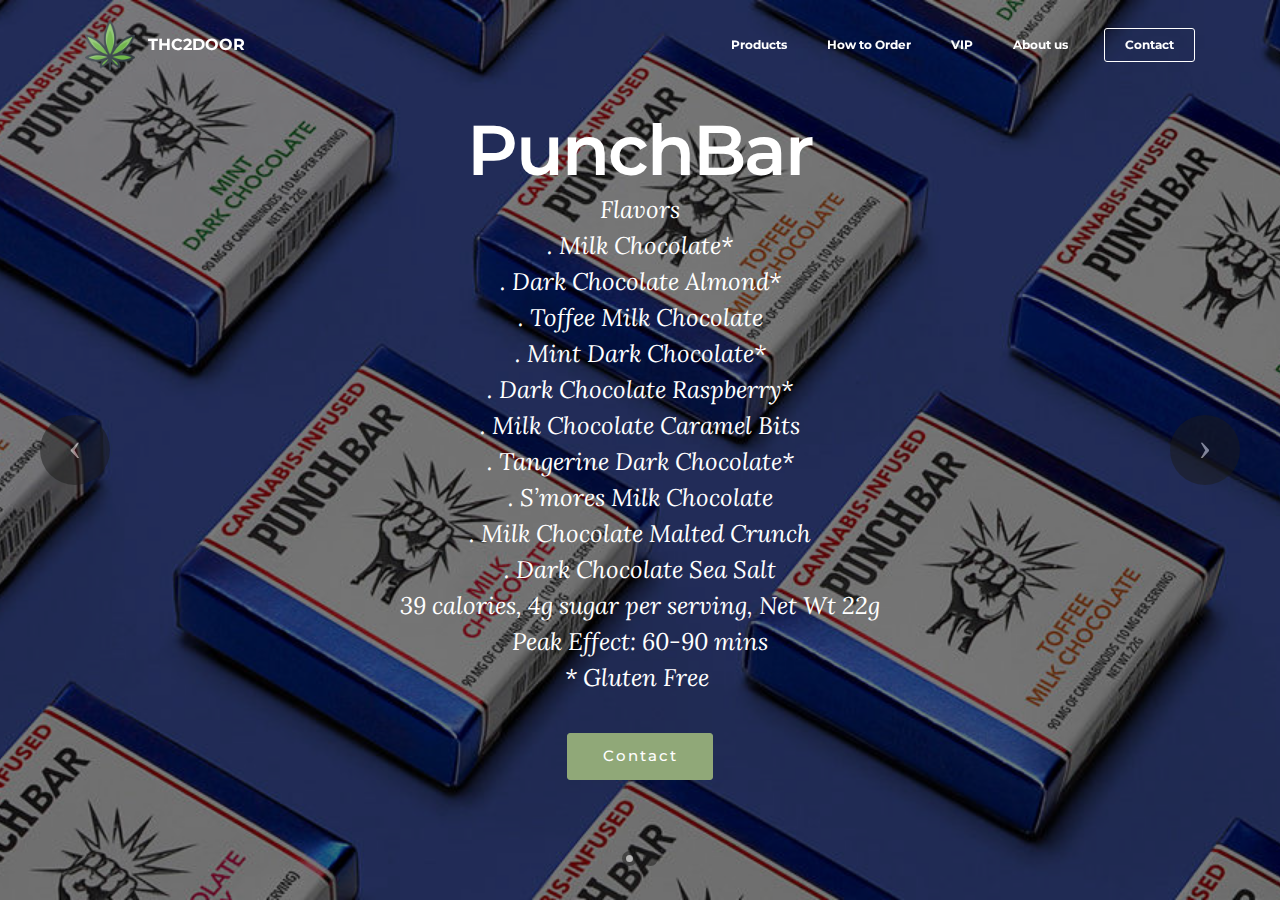
<file: page8.html>
<!DOCTYPE html>
<html  >
<head>
  <!-- Site made with Mobirise Website Builder v4.10.7, https://mobirise.com -->
  <meta charset="UTF-8">
  <meta http-equiv="X-UA-Compatible" content="IE=edge">
  <meta name="generator" content="Mobirise v4.10.7, mobirise.com">
  <meta name="viewport" content="width=device-width, initial-scale=1, minimum-scale=1">
  <link rel="shortcut icon" href="assets/images/marijuana-addiction-drug-fun-leaf-512-128x128.png" type="image/x-icon">
  <meta name="description" content="Web Site Builder Description">
  
  <title>PunchBar</title>
  <link rel="stylesheet" href="https://fonts.googleapis.com/css?family=Montserrat:400,700">
  <link rel="stylesheet" href="https://fonts.googleapis.com/css?family=Raleway:100,100i,200,200i,300,300i,400,400i,500,500i,600,600i,700,700i,800,800i,900,900i">
  <link rel="stylesheet" href="https://fonts.googleapis.com/css?family=Lora:400,700,400italic,700italic&subset=latin">
  <link rel="stylesheet" href="assets/tether/tether.min.css">
  <link rel="stylesheet" href="assets/bootstrap/css/bootstrap.min.css">
  <link rel="stylesheet" href="assets/animatecss/animate.min.css">
  <link rel="stylesheet" href="assets/dropdown/css/style.css">
  <link rel="stylesheet" href="assets/theme/css/style.css">
  <link rel="stylesheet" href="assets/mobirise/css/mbr-additional.css" type="text/css">
  
  
  
</head>
<body>
  <section id="menu-12" data-rv-view="94">

    <nav class="navbar navbar-dropdown transparent navbar-fixed-top bg-color">
        <div class="container">

            <div class="mbr-table">
                <div class="mbr-table-cell">

                    <div class="navbar-brand">
                        <a href="index.html" class="navbar-logo"><img src="assets/images/marijuana-addiction-drug-fun-leaf-512-128x128.png" alt="Mobirise"></a>
                        <a class="navbar-caption" href="index.html">THC2DOOR</a>
                    </div>

                </div>
                <div class="mbr-table-cell">

                    <button class="navbar-toggler pull-xs-right hidden-md-up" type="button" data-toggle="collapse" data-target="#exCollapsingNavbar">
                        <div class="hamburger-icon"></div>
                    </button>

                    <ul class="nav-dropdown collapse pull-xs-right nav navbar-nav navbar-toggleable-sm" id="exCollapsingNavbar"><li class="nav-item"><a class="nav-link link" href="page1.html">Products</a></li><li class="nav-item"><a class="nav-link link" href="page9.html">How to Order</a></li><li class="nav-item"><a class="nav-link link" href="page2.html">VIP</a></li><li class="nav-item"><a class="nav-link link" href="page10.html">About us</a></li><li class="nav-item nav-btn"><a class="nav-link btn btn-white btn-white-outline" href="page3.html">Contact</a></li></ul>
                    <button hidden="" class="navbar-toggler navbar-close" type="button" data-toggle="collapse" data-target="#exCollapsingNavbar">
                        <div class="close-icon"></div>
                    </button>

                </div>
            </div>

        </div>
    </nav>

</section>

<section class="engine"><a href="https://mobirise.info/d">web maker</a></section><section class="mbr-slider mbr-section mbr-section__container carousel slide mbr-section-nopadding mbr-after-navbar" data-ride="carousel" data-keyboard="false" data-wrap="true" data-pause="false" data-interval="5000" id="slider-w" data-rv-view="85">
    <div>
        <div>
            <div>
                <ol class="carousel-indicators">
                    <li data-app-prevent-settings="" data-target="#slider-w" class="active" data-slide-to="0"></li><li data-app-prevent-settings="" data-target="#slider-w" data-slide-to="1"></li>
                </ol>
                <div class="carousel-inner" role="listbox">
                    <div class="mbr-section mbr-section-hero carousel-item dark center mbr-section-full active" data-bg-video-slide="false" style="background-image: url(assets/images/sliderbg-2-1520x600.jpg);">
                        <div class="mbr-table-cell">
                            <div class="mbr-overlay"></div>
                            <div class="container-slide container">
                                
                                <div class="row">
                                    <div class="col-md-8 col-md-offset-2 text-xs-center">
                                        <h2 class="mbr-section-title display-1">PunchBar</h2>
                                        <p class="mbr-section-lead lead">Flavors
<br>. Milk Chocolate*
<br>. Dark Chocolate Almond*
<br>. Toffee Milk Chocolate
<br>. Mint Dark Chocolate*
<br>. Dark Chocolate Raspberry*
<br>. Milk Chocolate Caramel Bits
<br>. Tangerine Dark Chocolate*
<br>. S’mores Milk Chocolate
<br>. Milk Chocolate Malted Crunch
<br>. Dark Chocolate Sea Salt
<br> 39 calories, 4g sugar per serving, Net Wt 22g
<br>Peak Effect: 60-90 mins
<br>* Gluten Free&nbsp;<br></p>

                                        <div class="mbr-section-btn"><a class="btn btn-lg btn-success" href="page9.html">Contact</a> </div>
                                    </div>
                                </div>
                            </div>
                        </div>
                    </div><div class="mbr-section mbr-section-hero carousel-item dark center mbr-section-full" data-bg-video-slide="false" style="background-image: url(assets/images/fa84481a-09df-4216-bfd7-160d72ad0a97-punch-bar-milk-chocolate-menu-1050x1050.jpg);">
                        <div class="mbr-table-cell">
                            <div class="mbr-overlay"></div>
                            <div class="container-slide container">
                                
                                <div class="row">
                                    <div class="col-md-8 col-md-offset-2 text-xs-center">
                                        <h2 class="mbr-section-title display-1">PunchBar</h2>
                                        <p class="mbr-section-lead lead">Flavors
<br>. Milk Chocolate*
<br>. Dark Chocolate Almond*
<br>. Toffee Milk Chocolate
<br>. Mint Dark Chocolate*
<br>. Dark Chocolate Raspberry*
<br>. Milk Chocolate Caramel Bits
<br>. Tangerine Dark Chocolate*
<br>. S’mores Milk Chocolate
<br>. Milk Chocolate Malted Crunch
<br>. Dark Chocolate Sea Salt
<br> 39 calories, 4g sugar per serving, Net Wt 22g
<br>Peak Effect: 60-90 mins
<br>* Gluten Free&nbsp;<br></p>

                                        <div class="mbr-section-btn"><a class="btn btn-lg btn-success" href="page9.html">Contact</a> </div>
                                    </div>
                                </div>
                            </div>
                        </div>
                    </div>
                </div>

                <a data-app-prevent-settings="" class="left carousel-control" role="button" data-slide="prev" href="#slider-w">
                    <span class="icon-prev" aria-hidden="true"></span>
                    <span class="sr-only">Previous</span>
                </a>
                <a data-app-prevent-settings="" class="right carousel-control" role="button" data-slide="next" href="#slider-w">
                    <span class="icon-next" aria-hidden="true"></span>
                    <span class="sr-only">Next</span>
                </a>
            </div>
        </div>
    </div>
</section>


  <script src="assets/web/assets/jquery/jquery.min.js"></script>
  <script src="assets/tether/tether.min.js"></script>
  <script src="assets/bootstrap/js/bootstrap.min.js"></script>
  <script src="assets/touch-swipe/jquery.touch-swipe.min.js"></script>
  <script src="assets/smooth-scroll/smooth-scroll.js"></script>
  <script src="assets/bootstrap-carousel-swipe/bootstrap-carousel-swipe.js"></script>
  <script src="assets/viewport-checker/jquery.viewportchecker.js"></script>
  <script src="assets/dropdown/js/script.min.js"></script>
  <script src="assets/theme/js/script.js"></script>
  
  
  <input name="animation" type="hidden">
  </body>
</html>
</file>
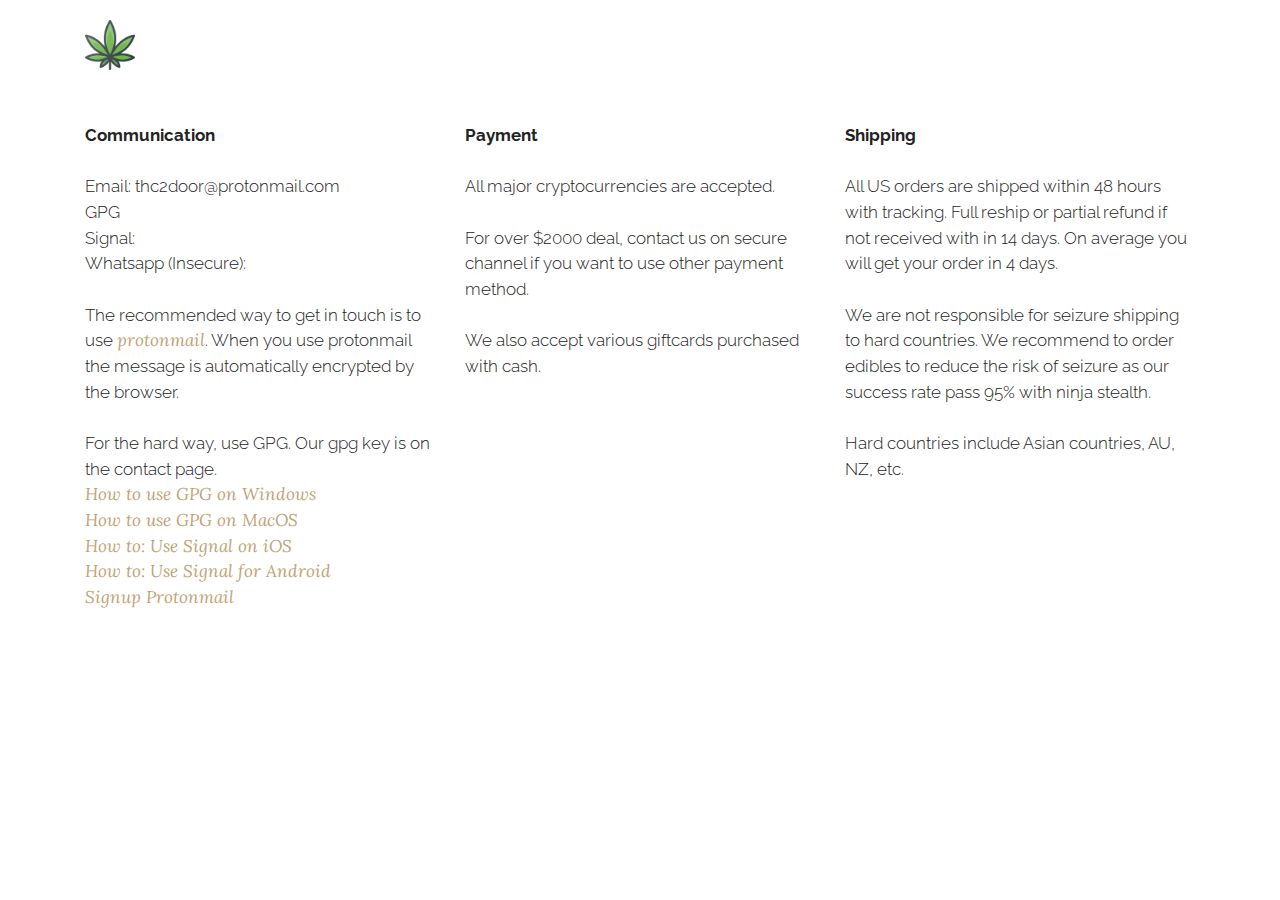
<file: page9.html>
<!DOCTYPE html>
<html  >
<head>
  <!-- Site made with Mobirise Website Builder v4.10.7, https://mobirise.com -->
  <meta charset="UTF-8">
  <meta http-equiv="X-UA-Compatible" content="IE=edge">
  <meta name="generator" content="Mobirise v4.10.7, mobirise.com">
  <meta name="viewport" content="width=device-width, initial-scale=1, minimum-scale=1">
  <link rel="shortcut icon" href="assets/images/marijuana-addiction-drug-fun-leaf-512-128x128.png" type="image/x-icon">
  <meta name="description" content="Web Page Builder Description">
  
  <title>Order</title>
  <link rel="stylesheet" href="https://fonts.googleapis.com/css?family=Montserrat:400,700">
  <link rel="stylesheet" href="https://fonts.googleapis.com/css?family=Raleway:100,100i,200,200i,300,300i,400,400i,500,500i,600,600i,700,700i,800,800i,900,900i">
  <link rel="stylesheet" href="https://fonts.googleapis.com/css?family=Lora:400,700,400italic,700italic&subset=latin">
  <link rel="stylesheet" href="assets/tether/tether.min.css">
  <link rel="stylesheet" href="assets/bootstrap/css/bootstrap.min.css">
  <link rel="stylesheet" href="assets/animatecss/animate.min.css">
  <link rel="stylesheet" href="assets/dropdown/css/style.css">
  <link rel="stylesheet" href="assets/theme/css/style.css">
  <link rel="stylesheet" href="assets/mobirise/css/mbr-additional.css" type="text/css">
  
  
  
</head>
<body>
  <section id="menu-12" data-rv-view="98">

    <nav class="navbar navbar-dropdown transparent navbar-fixed-top bg-color">
        <div class="container">

            <div class="mbr-table">
                <div class="mbr-table-cell">

                    <div class="navbar-brand">
                        <a href="index.html" class="navbar-logo"><img src="assets/images/marijuana-addiction-drug-fun-leaf-512-128x128.png" alt="Mobirise"></a>
                        <a class="navbar-caption" href="index.html">THC2DOOR</a>
                    </div>

                </div>
                <div class="mbr-table-cell">

                    <button class="navbar-toggler pull-xs-right hidden-md-up" type="button" data-toggle="collapse" data-target="#exCollapsingNavbar">
                        <div class="hamburger-icon"></div>
                    </button>

                    <ul class="nav-dropdown collapse pull-xs-right nav navbar-nav navbar-toggleable-sm" id="exCollapsingNavbar"><li class="nav-item"><a class="nav-link link" href="page1.html">Products</a></li><li class="nav-item"><a class="nav-link link" href="page9.html">How to Order</a></li><li class="nav-item"><a class="nav-link link" href="page2.html">VIP</a></li><li class="nav-item"><a class="nav-link link" href="page10.html">About us</a></li><li class="nav-item nav-btn"><a class="nav-link btn btn-white btn-white-outline" href="page3.html">Contact</a></li></ul>
                    <button hidden="" class="navbar-toggler navbar-close" type="button" data-toggle="collapse" data-target="#exCollapsingNavbar">
                        <div class="close-icon"></div>
                    </button>

                </div>
            </div>

        </div>
    </nav>

</section>

<section class="engine"><a href="https://mobirise.info/n">simple web templates</a></section><section class="mbr-section article mbr-section__container mbr-after-navbar" id="content7-11" data-rv-view="96" style="background-color: rgb(255, 255, 255); padding-top: 20px; padding-bottom: 20px;">

    <div class="container">
        <div class="row">
            <div class="col-xs-12 col-md-4 lead"><p><strong><br></strong></p><p><strong><br></strong></p><p><strong><br></strong></p><p><strong><br></strong></p><p><strong>Communication</strong></p><p><strong><br></strong></p><p>Email: thc2door@protonmail.com</p><p>GPG</p><p>Signal:&nbsp;</p><p>Whatsapp (Insecure):&nbsp;</p><p><br></p><p>The recommended way to get in touch is to use <a href="http://protonmail.com" target="_blank">protonmail</a>. When you use protonmail the message is automatically encrypted by the browser. </p><p><br></p><p>For the hard way, use GPG. Our gpg key is on the contact page.</p><p><a href="https://ssd.eff.org/en/module/how-use-pgp-windows" target="_blank">How to use GPG on Windows</a></p><p><em><a href="https://ssd.eff.org/en/module/how-use-pgp-mac-os-x" target="_blank">How to use GPG on MacOS</a></em></p><p>
</p><p><em><a href="https://ssd.eff.org/en/module/how-use-signal-ios" target="_blank">How to: Use Signal on iOS</a></em></p><p><em><a href="https://ssd.eff.org/en/module/how-use-signal-android" target="_blank">How to: Use Signal for Android</a></em></p><p><em><a href="https://ssd.eff.org/en/module/how-use-signal-android" target="_blank">
</a></em></p><p><em><a href="https://protonmail.com/signup" target="_blank">Signup Protonmail</a></em></p></div>
            <div class="col-xs-12 col-md-4 lead"><p><strong><br></strong></p><p><strong><br></strong></p><p><strong><br></strong></p><p><strong><br></strong></p><p><strong>Payment</strong></p><p><strong><br></strong></p><p>All major cryptocurrencies are accepted.</p><p><br></p><p>For over $2000 deal, contact us on secure channel if you want to use other payment method.&nbsp;</p><p><br></p><p>We also accept various giftcards purchased with cash.</p><p><br></p></div>
            <div class="col-xs-12 col-md-4 lead"><p><strong><br></strong></p><p><strong><br></strong></p><p><strong><br></strong></p><p><strong><br></strong></p><p><strong>Shipping</strong></p><p><strong><br></strong></p><p>All US orders are shipped within 48 hours with tracking. Full reship or partial refund if not received with in 14 days. On average you will get your order in 4 days.</p><p><br></p><p>We are not responsible for seizure shipping to hard countries. We recommend to order edibles to reduce the risk of seizure as our success rate pass 95% with ninja stealth.</p><p><br></p><p>Hard countries include Asian countries, AU, NZ, etc.</p></div>
        </div>
    </div>

</section>


  <script src="assets/web/assets/jquery/jquery.min.js"></script>
  <script src="assets/tether/tether.min.js"></script>
  <script src="assets/bootstrap/js/bootstrap.min.js"></script>
  <script src="assets/touch-swipe/jquery.touch-swipe.min.js"></script>
  <script src="assets/smooth-scroll/smooth-scroll.js"></script>
  <script src="assets/viewport-checker/jquery.viewportchecker.js"></script>
  <script src="assets/dropdown/js/script.min.js"></script>
  <script src="assets/theme/js/script.js"></script>
  
  
  <input name="animation" type="hidden">
  </body>
</html>
</file>
<file: assets/et-line-font-plugin/style.css>
@font-face {
	font-family: 'et-line';
	src:url('fonts/et-line.eot');
	src:url('fonts/et-line.eot?#iefix') format('embedded-opentype'),
		url('fonts/et-line.woff') format('woff'),
		url('fonts/et-line.ttf') format('truetype'),
		url('fonts/et-line.svg#et-line') format('svg');
	font-weight: normal;
	font-style: normal;
}

/* Use the following CSS code if you want to use data attributes for inserting your icons */
.etl-icon, [data-icon]:before {
	font-family: 'et-line';
	content: attr(data-icon);
	speak: none;
	font-weight: normal;
	font-variant: normal;
	text-transform: none;
	line-height: 1;
	-webkit-font-smoothing: antialiased;
	-moz-osx-font-smoothing: grayscale;
	display:inline-block;
}

/* Use the following CSS code if you want to have a class per icon */
/*
Instead of a list of all class selectors,
you can use the generic selector below, but it's slower:
[class*="icon-"] {
*/
.icon-mobile, .icon-laptop, .icon-desktop, .icon-tablet, .icon-phone, .icon-document, .icon-documents, .icon-search, .icon-clipboard, .icon-newspaper, .icon-notebook, .icon-book-open, .icon-browser, .icon-calendar, .icon-presentation, .icon-picture, .icon-pictures, .icon-video, .icon-camera, .icon-printer, .icon-toolbox, .icon-briefcase, .icon-wallet, .icon-gift, .icon-bargraph, .icon-grid, .icon-expand, .icon-focus, .icon-edit, .icon-adjustments, .icon-ribbon, .icon-hourglass, .icon-lock, .icon-megaphone, .icon-shield, .icon-trophy, .icon-flag, .icon-map, .icon-puzzle, .icon-basket, .icon-envelope, .icon-streetsign, .icon-telescope, .icon-gears, .icon-key, .icon-paperclip, .icon-attachment, .icon-pricetags, .icon-lightbulb, .icon-layers, .icon-pencil, .icon-tools, .icon-tools-2, .icon-scissors, .icon-paintbrush, .icon-magnifying-glass, .icon-circle-compass, .icon-linegraph, .icon-mic, .icon-strategy, .icon-beaker, .icon-caution, .icon-recycle, .icon-anchor, .icon-profile-male, .icon-profile-female, .icon-bike, .icon-wine, .icon-hotairballoon, .icon-globe, .icon-genius, .icon-map-pin, .icon-dial, .icon-chat, .icon-heart, .icon-cloud, .icon-upload, .icon-download, .icon-target, .icon-hazardous, .icon-piechart, .icon-speedometer, .icon-global, .icon-compass, .icon-lifesaver, .icon-clock, .icon-aperture, .icon-quote, .icon-scope, .icon-alarmclock, .icon-refresh, .icon-happy, .icon-sad, .icon-facebook, .icon-twitter, .icon-googleplus, .icon-rss, .icon-tumblr, .icon-linkedin, .icon-dribbble {
	font-family: 'et-line';
	speak: none;
	font-style: normal;
	font-weight: normal;
	font-variant: normal;
	text-transform: none;
	line-height: 1;
	-webkit-font-smoothing: antialiased;
	-moz-osx-font-smoothing: grayscale;
	display:inline-block;
}
.icon-mobile:before {
	content: "\e000";
}
.icon-laptop:before {
	content: "\e001";
}
.icon-desktop:before {
	content: "\e002";
}
.icon-tablet:before {
	content: "\e003";
}
.icon-phone:before {
	content: "\e004";
}
.icon-document:before {
	content: "\e005";
}
.icon-documents:before {
	content: "\e006";
}
.icon-search:before {
	content: "\e007";
}
.icon-clipboard:before {
	content: "\e008";
}
.icon-newspaper:before {
	content: "\e009";
}
.icon-notebook:before {
	content: "\e00a";
}
.icon-book-open:before {
	content: "\e00b";
}
.icon-browser:before {
	content: "\e00c";
}
.icon-calendar:before {
	content: "\e00d";
}
.icon-presentation:before {
	content: "\e00e";
}
.icon-picture:before {
	content: "\e00f";
}
.icon-pictures:before {
	content: "\e010";
}
.icon-video:before {
	content: "\e011";
}
.icon-camera:before {
	content: "\e012";
}
.icon-printer:before {
	content: "\e013";
}
.icon-toolbox:before {
	content: "\e014";
}
.icon-briefcase:before {
	content: "\e015";
}
.icon-wallet:before {
	content: "\e016";
}
.icon-gift:before {
	content: "\e017";
}
.icon-bargraph:before {
	content: "\e018";
}
.icon-grid:before {
	content: "\e019";
}
.icon-expand:before {
	content: "\e01a";
}
.icon-focus:before {
	content: "\e01b";
}
.icon-edit:before {
	content: "\e01c";
}
.icon-adjustments:before {
	content: "\e01d";
}
.icon-ribbon:before {
	content: "\e01e";
}
.icon-hourglass:before {
	content: "\e01f";
}
.icon-lock:before {
	content: "\e020";
}
.icon-megaphone:before {
	content: "\e021";
}
.icon-shield:before {
	content: "\e022";
}
.icon-trophy:before {
	content: "\e023";
}
.icon-flag:before {
	content: "\e024";
}
.icon-map:before {
	content: "\e025";
}
.icon-puzzle:before {
	content: "\e026";
}
.icon-basket:before {
	content: "\e027";
}
.icon-envelope:before {
	content: "\e028";
}
.icon-streetsign:before {
	content: "\e029";
}
.icon-telescope:before {
	content: "\e02a";
}
.icon-gears:before {
	content: "\e02b";
}
.icon-key:before {
	content: "\e02c";
}
.icon-paperclip:before {
	content: "\e02d";
}
.icon-attachment:before {
	content: "\e02e";
}
.icon-pricetags:before {
	content: "\e02f";
}
.icon-lightbulb:before {
	content: "\e030";
}
.icon-layers:before {
	content: "\e031";
}
.icon-pencil:before {
	content: "\e032";
}
.icon-tools:before {
	content: "\e033";
}
.icon-tools-2:before {
	content: "\e034";
}
.icon-scissors:before {
	content: "\e035";
}
.icon-paintbrush:before {
	content: "\e036";
}
.icon-magnifying-glass:before {
	content: "\e037";
}
.icon-circle-compass:before {
	content: "\e038";
}
.icon-linegraph:before {
	content: "\e039";
}
.icon-mic:before {
	content: "\e03a";
}
.icon-strategy:before {
	content: "\e03b";
}
.icon-beaker:before {
	content: "\e03c";
}
.icon-caution:before {
	content: "\e03d";
}
.icon-recycle:before {
	content: "\e03e";
}
.icon-anchor:before {
	content: "\e03f";
}
.icon-profile-male:before {
	content: "\e040";
}
.icon-profile-female:before {
	content: "\e041";
}
.icon-bike:before {
	content: "\e042";
}
.icon-wine:before {
	content: "\e043";
}
.icon-hotairballoon:before {
	content: "\e044";
}
.icon-globe:before {
	content: "\e045";
}
.icon-genius:before {
	content: "\e046";
}
.icon-map-pin:before {
	content: "\e047";
}
.icon-dial:before {
	content: "\e048";
}
.icon-chat:before {
	content: "\e049";
}
.icon-heart:before {
	content: "\e04a";
}
.icon-cloud:before {
	content: "\e04b";
}
.icon-upload:before {
	content: "\e04c";
}
.icon-download:before {
	content: "\e04d";
}
.icon-target:before {
	content: "\e04e";
}
.icon-hazardous:before {
	content: "\e04f";
}
.icon-piechart:before {
	content: "\e050";
}
.icon-speedometer:before {
	content: "\e051";
}
.icon-global:before {
	content: "\e052";
}
.icon-compass:before {
	content: "\e053";
}
.icon-lifesaver:before {
	content: "\e054";
}
.icon-clock:before {
	content: "\e055";
}
.icon-aperture:before {
	content: "\e056";
}
.icon-quote:before {
	content: "\e057";
}
.icon-scope:before {
	content: "\e058";
}
.icon-alarmclock:before {
	content: "\e059";
}
.icon-refresh:before {
	content: "\e05a";
}
.icon-happy:before {
	content: "\e05b";
}
.icon-sad:before {
	content: "\e05c";
}
.icon-facebook:before {
	content: "\e05d";
}
.icon-twitter:before {
	content: "\e05e";
}
.icon-googleplus:before {
	content: "\e05f";
}
.icon-rss:before {
	content: "\e060";
}
.icon-tumblr:before {
	content: "\e061";
}
.icon-linkedin:before {
	content: "\e062";
}
.icon-dribbble:before {
	content: "\e063";
}
</file>
<file: assets/dropdown/css/style.css>
.navbar-dropdown {
  left: 0;
  padding: 0;
  position: absolute;
  right: 0;
  top: 0;
  transition: all 0.45s ease;
  z-index: 1030; }
  .navbar-dropdown .navbar-brand {
    float: none;
    font-size: 0;
    padding: 1.25rem 0;
    position: relative;
    transition: padding 0.25s ease;
    white-space: nowrap; }
    .navbar-dropdown .navbar-brand::before {
      content: "";
      display: inline-block;
      height: 100%;
      vertical-align: middle; }
  .navbar-dropdown .navbar-logo,
  .navbar-dropdown .navbar-caption {
    display: inline-block;
    vertical-align: middle; }
  .navbar-dropdown .navbar-logo {
    margin-right: 0.8rem;
    transition: margin 0.3s ease-in-out; }
    .navbar-dropdown .navbar-logo img {
      height: 3.125rem;
      transition: all 0.3s ease-in-out; }
  .navbar-dropdown .mbr-table-cell {
    height: 5.625rem; }
  .navbar-dropdown .navbar-caption {
    font-family: "Montserrat";
    font-size: 1rem;
    font-weight: 700;
    white-space: normal; }
    .navbar-dropdown .navbar-caption, .navbar-dropdown .navbar-caption:hover {
      color: inherit;
      text-decoration: none; }
  .navbar-dropdown.navbar-fixed-top {
    position: fixed; }
  .navbar-dropdown.bg-color.transparent {
    background: none !important; }
  .navbar-dropdown.navbar-short .navbar-brand {
    padding: 0.625rem 0; }
  .navbar-dropdown.navbar-short .navbar-logo {
    margin-right: 0.5rem; }
    .navbar-dropdown.navbar-short .navbar-logo img {
      height: 2.375rem; }
  .navbar-dropdown.navbar-short .mbr-table-cell {
    height: 3.625rem; }
  .navbar-dropdown .navbar-close {
    left: 0.6875rem;
    position: fixed;
    top: 0.75rem;
    z-index: 1000; }
  .navbar-dropdown.opened {
    background: none !important; }
    .navbar-dropdown.opened .navbar-brand,
    .navbar-dropdown.opened .navbar-toggler {
      display: none; }
  .navbar-dropdown .hamburger-icon {
    content: "";
    width: 16px;
    -webkit-box-shadow: 0 -6px 0 1px,0 0 0 1px,0 6px 0 1px;
    -moz-box-shadow: 0 -6px 0 1px,0 0 0 1px,0 6px 0 1px;
    box-shadow: 0 -6px 0 1px,0 0 0 1px,0 6px 0 1px; }
  .navbar-dropdown .close-icon {
    position: relative;
    width: 21px;
    height: 21px;
    overflow: hidden; }
    .navbar-dropdown .close-icon::before, .navbar-dropdown .close-icon::after {
      content: '';
      position: absolute;
      height: 2px;
      width: 100%;
      top: 50%;
      left: 0;
      margin-top: -1px; }
    .navbar-dropdown .close-icon::before {
      transform: rotate(45deg);
      -ms-transform: rotate(45deg);
      -webkit-transform: rotate(45deg); }
    .navbar-dropdown .close-icon::after {
      transform: rotate(-45deg);
      -ms-transform: rotate(-45deg);
      -webkit-transform: rotate(-45deg); }

.dropdown-menu .dropdown-toggle[data-toggle="dropdown-submenu"]::after {
  border-bottom: 0.35em solid transparent;
  border-left: 0.35em solid;
  border-right: 0;
  border-top: 0.35em solid transparent;
  margin-left: 0.3rem; }

.dropdown-menu .dropdown-item:focus {
  outline: 0; }

.nav-dropdown {
  display: table !important;
  font-family: "Montserrat";
  font-size: 0.75rem;
  font-weight: 700;
  height: auto !important; }
  .nav-dropdown .nav-item {
    display: table-cell;
    float: none;
    vertical-align: middle; }
  .nav-dropdown .nav-btn {
    padding-left: 1rem; }
  .nav-dropdown .link {
    margin: 1.667em;
    padding: 0;
    transition: color .2s ease-in-out; }
    .nav-dropdown .link.dropdown-toggle {
      margin-right: 2.583em; }
      .nav-dropdown .link.dropdown-toggle::after {
        margin-left: .25rem;
        border-top: 0.35em solid;
        border-right: 0.35em solid transparent;
        border-left: 0.35em solid transparent;
        border-bottom: 0; }
      .nav-dropdown .link.dropdown-toggle::after {
        display: block;
        margin-top: -0.1667em;
        position: absolute;
        right: 1.3333em;
        top: 50%; }
      .nav-dropdown .link.dropdown-toggle[aria-expanded="true"] {
        margin: 0;
        padding: 1.667em 2.583em 1.667em 1.667em; }
  .nav-dropdown .link::after,
  .nav-dropdown .dropdown-item::after {
    color: inherit; }
  .nav-dropdown .btn {
    font-size: 0.75rem;
    font-weight: 700;
    letter-spacing: 0;
    margin-bottom: 0;
    padding-left: 1.25rem;
    padding-right: 1.25rem; }
  .nav-dropdown .dropdown-menu {
    border-radius: 0;
    border: 0;
    left: 0;
    margin: 0;
    padding-bottom: 1.25rem;
    padding-top: 1.25rem; }
  .nav-dropdown .dropdown-submenu {
    left: 100%;
    margin-left: 0.125rem;
    margin-top: -1.25rem;
    top: 0; }
  .nav-dropdown .dropdown-item {
    font-size: 0.8125rem;
    font-weight: 500;
    line-height: 2;
    padding: 0.3846em 4.615em 0.3846em 1.5385em;
    position: relative;
    transition: color .2s ease-in-out, background-color .2s ease-in-out; }
    .nav-dropdown .dropdown-item::after {
      margin-top: -0.3077em;
      position: absolute;
      right: 1.1538em;
      top: 50%; }
    .nav-dropdown .dropdown-item:focus, .nav-dropdown .dropdown-item:hover {
      background: none; }

@media (max-width: 767px) {
  .nav-dropdown.navbar-toggleable-sm {
    bottom: 0;
    display: none;
    left: 0;
    overflow-x: hidden;
    position: fixed;
    top: 0;
    transform: translateX(-100%);
    -ms-transform: translateX(-100%);
    -webkit-transform: translateX(-100%);
    width: 18.75rem;
    z-index: 999; } }
.nav-dropdown.navbar-toggleable-xl {
  bottom: 0;
  display: none;
  left: 0;
  overflow-x: hidden;
  position: fixed;
  top: 0;
  transform: translateX(-100%);
  -ms-transform: translateX(-100%);
  -webkit-transform: translateX(-100%);
  width: 18.75rem;
  z-index: 999; }

.nav-dropdown-sm {
  display: block !important;
  overflow-x: hidden;
  overflow: auto;
  padding-top: 3.875rem; }
  .nav-dropdown-sm::after {
    content: "";
    display: block;
    height: 3rem;
    width: 100%; }
  .nav-dropdown-sm.collapse.in ~ .navbar-close {
    display: block !important; }
  .nav-dropdown-sm.collapsing, .nav-dropdown-sm.collapse.in {
    transform: translateX(0);
    -ms-transform: translateX(0);
    -webkit-transform: translateX(0);
    transition: all 0.25s ease-out;
    -webkit-transition: all 0.25s ease-out; }
  .nav-dropdown-sm.collapsing[aria-expanded="false"] {
    transform: translateX(-100%);
    -ms-transform: translateX(-100%);
    -webkit-transform: translateX(-100%); }
  .nav-dropdown-sm .nav-item {
    display: block;
    margin-left: 0 !important;
    padding-left: 0; }
  .nav-dropdown-sm .link,
  .nav-dropdown-sm .dropdown-item {
    border-top: 1px dotted rgba(255, 255, 255, 0.1);
    font-size: 0.8125rem;
    line-height: 1.6;
    margin: 0 !important;
    padding: 0.875rem 2.4rem 0.875rem 1.5625rem !important;
    position: relative;
    white-space: normal; }
    .nav-dropdown-sm .link:focus, .nav-dropdown-sm .link:hover,
    .nav-dropdown-sm .dropdown-item:focus,
    .nav-dropdown-sm .dropdown-item:hover {
      background: rgba(0, 0, 0, 0.2) !important; }
  .nav-dropdown-sm .nav-btn {
    position: relative;
    padding: 1.5625rem 1.5625rem 0 1.5625rem; }
    .nav-dropdown-sm .nav-btn::before {
      border-top: 1px dotted rgba(255, 255, 255, 0.1);
      content: "";
      left: 0;
      position: absolute;
      top: 0;
      width: 100%; }
    .nav-dropdown-sm .nav-btn + .nav-btn {
      padding-top: 0.625rem; }
      .nav-dropdown-sm .nav-btn + .nav-btn::before {
        display: none; }
  .nav-dropdown-sm .btn {
    padding: 0.625rem 0; }
  .nav-dropdown-sm .dropdown-toggle::after {
    position: absolute;
    right: 1.25rem;
    top: 50%;
    margin-top: -0.154em; }
  .nav-dropdown-sm .dropdown-toggle[data-toggle="dropdown-submenu"]::after {
    margin-left: .25rem;
    border-top: 0.35em solid;
    border-right: 0.35em solid transparent;
    border-left: 0.35em solid transparent;
    border-bottom: 0; }
  .nav-dropdown-sm .dropdown-toggle[data-toggle="dropdown-submenu"][aria-expanded="true"]::after {
    border-top: 0;
    border-right: 0.35em solid transparent;
    border-left: 0.35em solid transparent;
    border-bottom: 0.35em solid; }
  .nav-dropdown-sm .dropdown-menu {
    margin: 0;
    padding: 0;
    position: relative;
    top: 0;
    left: 0;
    width: 100%;
    border: 0;
    float: none;
    border-radius: 0;
    background: none; }

.is-builder .nav-dropdown.collapsing {
  transition: none !important; }

/*# sourceMappingURL=style.css.map */
</file>
<file: assets/theme/css/style.css>
.engine {
	position: absolute;
	text-indent: -2400px;
	text-align: center;
	padding: 0;
	top: 0;
	left: -2400px;
}/*!
 * Default theme v2 (https://mobirise.com/)
 * Copyright 2016 Mobirise
 */
.container {
  position: relative; }

.btn {
  margin-bottom: 0.5rem; }
  .btn + .btn {
    margin-left: 1rem; }
  @media (max-width: 767px) {
    .btn {
      white-space: normal; }
      .btn + .btn {
        margin-left: 0; } }

.bg-primary {
  background-color: #c0a375 !important; }

.bg-success {
  background-color: #90a878 !important; }

.bg-info {
  background-color: #7e9b9f !important; }

.bg-warning {
  background-color: #f3c649 !important; }

.bg-danger {
  background-color: #f28281 !important; }

.bg-none {
  background: none !important; }

.btn {
  font-family: 'Montserrat', sans-serif;
  font-weight: 500;
  letter-spacing: 2px;
  padding: 0.75rem 2.1875rem;
  font-size: 0.75rem;
  line-height: 1.5;
  border-radius: 3px;
  -webkit-transition: all .3s ease-in-out;
  -moz-transition: all .3s ease-in-out;
  transition: all .3s ease-in-out; }

.btn-sm {
  padding: 0.625rem 2.1874rem;
  font-size: 0.9687rem;
  line-height: 1.5;
  border-radius: 3px;
  font-family: "Lora";
  font-style: italic;
  font-weight: 400;
  letter-spacing: 0px; }

.btn-lg {
  padding: 0.75rem 2.1874rem;
  font-size: 0.9687rem;
  line-height: 1.3333333333;
  border-radius: 3px; }

.btn-xlg {
  padding: 0.75rem 2.1874rem;
  font-size: 1.1875rem;
  line-height: 1.3333333333;
  border-radius: 3px; }

.btn-primary {
  background-color: #c0a375;
  border-color: #c0a375;
  box-shadow: none;
  color: #fff; }
  .btn-primary:hover {
    color: #fff;
    background-color: #a07e49;
    border-color: #a07e49;
    box-shadow: none; }
  .btn-primary:focus, .btn-primary.focus {
    color: #fff;
    background-color: #a07e49;
    border-color: #a07e49; }
  .btn-primary:active, .btn-primary.active {
    color: #fff;
    background-color: #a07e49;
    border-color: #a07e49;
    background-image: none;
    box-shadow: none; }
  .btn-primary.disabled, .btn-primary:disabled {
    color: #fff !important;
    background-color: #a07e49 !important;
    border-color: #a07e49 !important;
    opacity: 0.85; }

.btn-secondary {
  background-color: #bfcecb;
  border-color: #bfcecb;
  box-shadow: none;
  color: #fff; }
  .btn-secondary:hover {
    color: #fff;
    background-color: #94ada8;
    border-color: #94ada8;
    box-shadow: none; }
  .btn-secondary:focus, .btn-secondary.focus {
    color: #fff;
    background-color: #94ada8;
    border-color: #94ada8; }
  .btn-secondary:active, .btn-secondary.active {
    color: #fff;
    background-color: #94ada8;
    border-color: #94ada8;
    background-image: none;
    box-shadow: none; }
  .btn-secondary.disabled, .btn-secondary:disabled {
    color: #fff !important;
    background-color: #94ada8 !important;
    border-color: #94ada8 !important;
    opacity: 0.85; }

.btn-info {
  background-color: #7e9b9f;
  border-color: #7e9b9f;
  box-shadow: none;
  color: #fff; }
  .btn-info:hover {
    color: #fff;
    background-color: #597478;
    border-color: #597478;
    box-shadow: none; }
  .btn-info:focus, .btn-info.focus {
    color: #fff;
    background-color: #597478;
    border-color: #597478; }
  .btn-info:active, .btn-info.active {
    color: #fff;
    background-color: #597478;
    border-color: #597478;
    background-image: none;
    box-shadow: none; }
  .btn-info.disabled, .btn-info:disabled {
    color: #fff !important;
    background-color: #597478 !important;
    border-color: #597478 !important;
    opacity: 0.85; }

.btn-success {
  background-color: #90a878;
  border-color: #90a878;
  box-shadow: none;
  color: #fff; }
  .btn-success:hover {
    color: #fff;
    background-color: #6a8153;
    border-color: #6a8153;
    box-shadow: none; }
  .btn-success:focus, .btn-success.focus {
    color: #fff;
    background-color: #6a8153;
    border-color: #6a8153; }
  .btn-success:active, .btn-success.active {
    color: #fff;
    background-color: #6a8153;
    border-color: #6a8153;
    background-image: none;
    box-shadow: none; }
  .btn-success.disabled, .btn-success:disabled {
    color: #fff !important;
    background-color: #6a8153 !important;
    border-color: #6a8153 !important;
    opacity: 0.85; }

.btn-warning {
  background-color: #f3c649;
  border-color: #f3c649;
  box-shadow: none;
  color: #fff; }
  .btn-warning:hover {
    color: #fff;
    background-color: #e1a90f;
    border-color: #e1a90f;
    box-shadow: none; }
  .btn-warning:focus, .btn-warning.focus {
    color: #fff;
    background-color: #e1a90f;
    border-color: #e1a90f; }
  .btn-warning:active, .btn-warning.active {
    color: #fff;
    background-color: #e1a90f;
    border-color: #e1a90f;
    background-image: none;
    box-shadow: none; }
  .btn-warning.disabled, .btn-warning:disabled {
    color: #fff !important;
    background-color: #e1a90f !important;
    border-color: #e1a90f !important;
    opacity: 0.85; }

.btn-danger {
  background-color: #f28281;
  border-color: #f28281;
  box-shadow: none;
  color: #fff; }
  .btn-danger:hover {
    color: #fff;
    background-color: #eb3d3c;
    border-color: #eb3d3c;
    box-shadow: none; }
  .btn-danger:focus, .btn-danger.focus {
    color: #fff;
    background-color: #eb3d3c;
    border-color: #eb3d3c; }
  .btn-danger:active, .btn-danger.active {
    color: #fff;
    background-color: #eb3d3c;
    border-color: #eb3d3c;
    background-image: none;
    box-shadow: none; }
  .btn-danger.disabled, .btn-danger:disabled {
    color: #fff !important;
    background-color: #eb3d3c !important;
    border-color: #eb3d3c !important;
    opacity: 0.85; }

.btn-white {
  background-color: #fff;
  border-color: #fff;
  box-shadow: none;
  color: #535353; }
  .btn-white:hover {
    color: #fff;
    background-color: #d4d4d4;
    border-color: #d4d4d4;
    box-shadow: none; }
  .btn-white:focus, .btn-white.focus {
    color: #fff;
    background-color: #d4d4d4;
    border-color: #d4d4d4; }
  .btn-white:active, .btn-white.active {
    color: #fff;
    background-color: #d4d4d4;
    border-color: #d4d4d4;
    background-image: none;
    box-shadow: none; }
  .btn-white.disabled, .btn-white:disabled {
    color: #fff !important;
    background-color: #d4d4d4 !important;
    border-color: #d4d4d4 !important;
    opacity: 0.85; }

.btn-black {
  background-color: #535353;
  border-color: #535353;
  box-shadow: none;
  color: #fff; }
  .btn-black:hover {
    color: #fff;
    background-color: #2d2d2d;
    border-color: #2d2d2d;
    box-shadow: none; }
  .btn-black:focus, .btn-black.focus {
    color: #fff;
    background-color: #2d2d2d;
    border-color: #2d2d2d; }
  .btn-black:active, .btn-black.active {
    color: #fff;
    background-color: #2d2d2d;
    border-color: #2d2d2d;
    background-image: none;
    box-shadow: none; }
  .btn-black.disabled, .btn-black:disabled {
    color: #fff !important;
    background-color: #2d2d2d !important;
    border-color: #2d2d2d !important;
    opacity: 0.85; }

.btn-primary-outline {
  background: none;
  border-color: #8e7041;
  color: #8e7041; }
  .btn-primary-outline:focus, .btn-primary-outline.focus, .btn-primary-outline:active, .btn-primary-outline.active {
    color: #fff;
    background-color: #c0a375;
    border-color: #c0a375; }
  .btn-primary-outline:hover {
    color: #fff;
    background-color: #c0a375;
    border-color: #c0a375; }
  .btn-primary-outline.disabled, .btn-primary-outline:disabled {
    color: #fff !important;
    background-color: #c0a375 !important;
    border-color: #c0a375 !important;
    opacity: 0.85; }

.btn-secondary-outline {
  background: none;
  border-color: #85a29c;
  color: #85a29c; }
  .btn-secondary-outline:focus, .btn-secondary-outline.focus, .btn-secondary-outline:active, .btn-secondary-outline.active {
    color: #fff;
    background-color: #bfcecb;
    border-color: #bfcecb; }
  .btn-secondary-outline:hover {
    color: #fff;
    background-color: #bfcecb;
    border-color: #bfcecb; }
  .btn-secondary-outline.disabled, .btn-secondary-outline:disabled {
    color: #fff !important;
    background-color: #bfcecb !important;
    border-color: #bfcecb !important;
    opacity: 0.85; }

.btn-info-outline {
  background: none;
  border-color: #4e6669;
  color: #4e6669; }
  .btn-info-outline:focus, .btn-info-outline.focus, .btn-info-outline:active, .btn-info-outline.active {
    color: #fff;
    background-color: #7e9b9f;
    border-color: #7e9b9f; }
  .btn-info-outline:hover {
    color: #fff;
    background-color: #7e9b9f;
    border-color: #7e9b9f; }
  .btn-info-outline.disabled, .btn-info-outline:disabled {
    color: #fff !important;
    background-color: #7e9b9f !important;
    border-color: #7e9b9f !important;
    opacity: 0.85; }

.btn-success-outline {
  background: none;
  border-color: #5d7149;
  color: #5d7149; }
  .btn-success-outline:focus, .btn-success-outline.focus, .btn-success-outline:active, .btn-success-outline.active {
    color: #fff;
    background-color: #90a878;
    border-color: #90a878; }
  .btn-success-outline:hover {
    color: #fff;
    background-color: #90a878;
    border-color: #90a878; }
  .btn-success-outline.disabled, .btn-success-outline:disabled {
    color: #fff !important;
    background-color: #90a878 !important;
    border-color: #90a878 !important;
    opacity: 0.85; }

.btn-warning-outline {
  background: none;
  border-color: #c9970d;
  color: #c9970d; }
  .btn-warning-outline:focus, .btn-warning-outline.focus, .btn-warning-outline:active, .btn-warning-outline.active {
    color: #fff;
    background-color: #f3c649;
    border-color: #f3c649; }
  .btn-warning-outline:hover {
    color: #fff;
    background-color: #f3c649;
    border-color: #f3c649; }
  .btn-warning-outline.disabled, .btn-warning-outline:disabled {
    color: #fff !important;
    background-color: #f3c649 !important;
    border-color: #f3c649 !important;
    opacity: 0.85; }

.btn-danger-outline {
  background: none;
  border-color: #e82625;
  color: #e82625; }
  .btn-danger-outline:focus, .btn-danger-outline.focus, .btn-danger-outline:active, .btn-danger-outline.active {
    color: #fff;
    background-color: #f28281;
    border-color: #f28281; }
  .btn-danger-outline:hover {
    color: #fff;
    background-color: #f28281;
    border-color: #f28281; }
  .btn-danger-outline.disabled, .btn-danger-outline:disabled {
    color: #fff !important;
    background-color: #f28281 !important;
    border-color: #f28281 !important;
    opacity: 0.85; }

.btn-white-outline {
  background: none;
  border-color: #fff;
  color: #fff; }
  .btn-white-outline:focus, .btn-white-outline.focus, .btn-white-outline:active, .btn-white-outline.active {
    color: #535353;
    background-color: #fff;
    border-color: #fff; }
  .btn-white-outline:hover {
    color: #535353;
    background-color: #fff;
    border-color: #fff; }
  .btn-white-outline.disabled, .btn-white-outline:disabled {
    color: #535353 !important;
    background-color: #fff !important;
    border-color: #fff !important;
    opacity: 0.85; }

.btn-black-outline {
  background: none;
  border-color: #202020;
  color: #202020; }
  .btn-black-outline:focus, .btn-black-outline.focus, .btn-black-outline:active, .btn-black-outline.active {
    color: #fff;
    background-color: #535353;
    border-color: #535353; }
  .btn-black-outline:hover {
    color: #fff;
    background-color: #535353;
    border-color: #535353; }
  .btn-black-outline.disabled, .btn-black-outline:disabled {
    color: #fff !important;
    background-color: #535353 !important;
    border-color: #535353 !important;
    opacity: 0.85; }

a.mbr-iconfont:hover {
  text-decoration: none; }

.btn-social {
  font-size: 20px;
  border-radius: 50%;
  padding: 0;
  width: 44px;
  height: 44px;
  line-height: 44px;
  text-align: center;
  position: relative;
  border: 2px solid #c0a375;
  color: #232323; }
  .btn-social i {
    top: 0;
    line-height: 44px;
    width: 44px; }
  .btn-social:hover {
    color: #fff;
    background: #c0a375; }
  .btn-social + .btn {
    margin-left: 0.1rem; }

p.lead,
.lead p {
  font-size: 1.07rem;
  font-weight: 300;
  margin-bottom: 2.3125rem; }

.article .lead p, .article .lead ul, .article .lead ol, .article .lead pre, .article .lead blockquote {
  margin-bottom: 0; }

.lead {
  font-size: 1.07rem;
  font-weight: 300; }
  .lead a {
    font-family: "Lora";
    font-style: italic;
    font-weight: 400; }
    .lead a, .lead a:hover {
      color: #c0a375;
      text-decoration: none; }
  .lead h1 {
    font-size: 3rem;
    font-weight: 600;
    letter-spacing: -1px;
    margin-bottom: 1.605rem; }
  .lead h2 {
    font-size: 2.5rem;
    font-weight: 600;
    letter-spacing: -1px;
    margin-bottom: 1.605rem; }
  .lead h3 {
    font-size: 2rem;
    font-weight: 600;
    margin-bottom: 1.605rem; }
  .lead h4 {
    font-size: 1.5rem;
    font-weight: 600;
    margin-bottom: 1.605rem; }
  .lead blockquote {
    font-family: "Lora";
    font-style: italic;
    padding: 10px 0 10px 20px;
    border-left: 4px solid #c39f76;
    font-size: 1.09rem;
    position: relative; }
  .lead ul, .lead ol, .lead pre, .lead blockquote {
    margin-bottom: 2.3125rem; }
  .lead pre {
    background: #f4f4f4;
    padding: 10px 24px;
    white-space: pre-wrap; }

.display-1 {
  font-size: 4.39rem;
  font-weight: 600;
  letter-spacing: -2px;
  margin-bottom: 0.2843em;
  margin-top: 3.9rem; }

.display-2 {
  font-size: 3rem;
  font-weight: 600;
  letter-spacing: -1px;
  margin-bottom: 1.5625rem;
  margin-top: 3.5rem; }

.display-3 {
  font-size: 2.5rem;
  font-weight: 600;
  margin-top: 3.2rem;
  margin-bottom: 2rem; }

.display-4 {
  font-size: 2rem;
  font-weight: 600;
  margin-top: 2.3rem;
  margin-bottom: 1.8rem; }

.modal-backdrop {
  background: -webkit-linear-gradient(left, #564740, #3a414a);
  background: -moz-linear-gradient(left, #564740, #3a414a);
  background: -o-linear-gradient(left, #564740, #3a414a);
  background: -ms-linear-gradient(left, #564740, #3a414a);
  background: linear-gradient(left, #564740, #3a414a);
  opacity: 0.94; }

.form-control {
  background-color: #f5f5f5;
  border-radius: 3px;
  box-shadow: none;
  color: #565656;
  font-size: 0.875rem;
  line-height: 1.43;
  min-height: 3.5em;
  padding: 0.5em 1.07em 0.5em; }
  .form-control, .form-control:focus {
    border: 1px solid #e8e8e8; }
  .form-active .form-control:invalid {
    border-color: #f28281; }

.form-control-label {
  cursor: pointer;
  font-size: 0.875rem;
  margin-bottom: 0.357em;
  padding: 0; }

.alert {
  border-radius: 0;
  border: 0;
  font-family: 'Montserrat', sans-serif;
  font-size: 0.875rem;
  line-height: 1.5;
  margin-bottom: 1.875rem;
  padding: 1.25rem;
  position: relative; }
  .alert.alert-form:after {
    background-color: inherit;
    bottom: -7px;
    content: "";
    display: block;
    height: 14px;
    left: 50%;
    margin-left: -7px;
    position: absolute;
    transform: rotate(45deg);
    width: 14px; }

.alert-success {
  background-color: #90a878;
  color: #fff; }

.alert-info {
  background-color: #7e9b9f;
  color: #fff; }

.alert-warning {
  background-color: #f3c649;
  color: #fff; }

.alert-danger {
  background-color: #f28281;
  color: #fff; }

/**
 * TYPOGRAPHY
 */
body {
  font-family: 'Raleway', sans-serif;
  color: #232323; }

h1, h2, h3, h4, h5, h6,
.h1, .h2, .h3, .h4, .h5, .h6,
.display-1, .display-2, .display-3, .display-4 {
  font-family: 'Montserrat', sans-serif;
  word-break: break-word;
  word-wrap: break-word; }

input, textarea {
  font-family: "Raleway"; }

input:-webkit-autofill, input:-webkit-autofill:hover, input:-webkit-autofill:focus, input:-webkit-autofill:active {
  transition-delay: 9999s;
  transition-property: background-color, color; }

.text-primary {
  color: #c0a375 !important; }

.text-success {
  color: #90a878 !important; }

.text-info {
  color: #7e9b9f !important; }

.text-warning {
  color: #f3c649 !important; }

.text-danger {
  color: #f28281 !important; }

.text-white {
  color: #fff !important; }

.text-black {
  color: #535353 !important; }

.mbr-section {
  position: relative;
  padding-top: 120px;
  padding-bottom: 120px;
  background-position: 50% 50%;
  background-repeat: no-repeat;
  background-size: cover; }

.mbr-section-full {
  display: table;
  height: 100vh;
  padding-bottom: 0;
  padding-top: 0;
  table-layout: fixed;
  width: 100%; }
  .mbr-section-full > .mbr-table-cell {
    width: 100%; }

.mbr-section-small {
  padding-top: 60px;
  padding-bottom: 60px; }

.mbr-section-title {
  margin-top: 0; }

.mbr-section__container--first {
  padding-top: 120px;
  padding-bottom: 40px; }

.mbr-section__container--middle {
  padding-top: 0;
  padding-bottom: 40px; }

.mbr-section__container--last {
  padding-top: 0;
  padding-bottom: 120px; }

.mbr-section-sm-padding {
  padding-top: 40px;
  padding-bottom: 40px; }

.mbr-section-md-padding {
  padding-top: 90px;
  padding-bottom: 90px; }

.mbr-section-nopadding {
  padding-top: 0;
  padding-bottom: 0; }

.mbr-section-subtitle {
  display: block;
  font-style: italic;
  font-weight: 400;
  font-size: 17px;
  font-family: "Lora";
  line-height: 26px;
  color: #8c8c8c;
  margin-bottom: 30px; }

.mbr-section-title + .mbr-section-subtitle {
  margin-top: -21px; }

.mbr-section-hero::before {
  display: none !important; }
.mbr-section-hero .mbr-section-title {
  color: #fff;
  margin-bottom: 1.6875rem; }
.mbr-section-hero .mbr-section-lead {
  color: #fff;
  font-family: Lora;
  font-size: 1.5rem;
  font-style: italic;
  margin-top: -1em; }
.mbr-section-hero .mbr-section-text {
  color: #fff; }

@media (max-width: 767px) {
  .mbr-section {
    padding-top: 60px;
    padding-bottom: 60px; }

  .mbr-section-full {
    padding-bottom: 0;
    padding-top: 0; }

  .mbr-section__container--first {
    padding-top: 60px;
    padding-bottom: 40px; }

  .mbr-section__container--middle {
    padding-top: 0;
    padding-bottom: 40px; }

  .mbr-section__container--last {
    padding-top: 0;
    padding-bottom: 60px; }

  .mbr-section-sm-padding {
    padding-top: 40px;
    padding-bottom: 40px; }

  .mbr-section-md-padding {
    padding-top: 60px;
    padding-bottom: 60px; }

  .mbr-section-nopadding {
    padding-top: 0;
    padding-bottom: 0; }

  .mbr-section-subtitle {
    margin-bottom: 0; }

  .mbr-section-hero.mbr-after-navbar .mbr-section {
    padding-top: 120px; }
  .mbr-section-hero.mbr-section-with-arrow .mbr-section {
    padding-bottom: 120px; }
  .mbr-section-hero .mbr-section-title {
    font-size: 3.125rem !important; }
  .mbr-section-hero .mbr-section-lead {
    font-size: 1.125rem !important; }
  .mbr-section-hero .mbr-section-btn .btn {
    font-size: 0.75rem !important;
    line-height: 1.5;
    padding: 0.75rem 2.1875rem; } }
.mbr-section-full .mbr-overlay {
  min-height: 100vh; }

.mbr-overlay {
  background-color: #000;
  bottom: 0;
  left: 0;
  opacity: 0.5;
  position: absolute;
  right: 0;
  top: 0;
  z-index: 1; }
  .mbr-overlay ~ * {
    z-index: 2; }

.mbr-section-full .mbr-background-video,
.mbr-section-full .mbr-background-video-preview {
  min-height: 100vh; }

.mbr-background-video,
.mbr-background-video-preview {
  bottom: 0;
  left: 0;
  position: absolute;
  right: 0;
  top: 0; }

.mbr-background-video-preview {
  z-index: 0 !important; }

.mbr-table {
  position: relative;
  display: table;
  width: 100%; }

.mbr-table-full {
  position: relative;
  width: 100%;
  height: 100%; }

.mbr-table-cell {
  position: relative;
  display: table-cell;
  float: none;
  padding-top: 0;
  padding-bottom: 0;
  vertical-align: middle; }

.mbr-table-md-up {
  width: 100%; }
  .mbr-table-md-up .mbr-table-cell {
    display: block; }
  .mbr-table-md-up .mbr-table-cell + .mbr-table-cell {
    padding-top: 40px; }

@media (min-width: 769px) {
  .mbr-table-md-up {
    display: table; }
    .mbr-table-md-up .mbr-table-cell {
      display: table-cell; }
    .mbr-table-md-up .mbr-table-cell + .mbr-table-cell {
      padding-top: 0; } }
.mbr-figure {
  display: block;
  margin: 0;
  overflow: hidden;
  position: relative;
  width: 100%; }
  .mbr-figure img, .mbr-figure iframe {
    display: block;
    width: 100%; }
  .mbr-figure .mbr-figure-caption {
    background: #2e2e2e;
    color: #fff;
    font-family: Montserrat;
    padding: 1.5rem 0;
    text-align: center;
    width: 100%; }
  .mbr-figure .mbr-figure-caption-over {
    background: -moz-linear-gradient(left, rgba(67, 76, 99, 0.85), rgba(188, 155, 114, 0.85)) !important;
    background: -ms-linear-gradient(left, rgba(67, 76, 99, 0.85), rgba(188, 155, 114, 0.85)) !important;
    background: -o-linear-gradient(left, rgba(67, 76, 99, 0.85), rgba(188, 155, 114, 0.85)) !important;
    background: -webkit-linear-gradient(left, rgba(67, 76, 99, 0.85), rgba(188, 155, 114, 0.85)) !important;
    background: linear-gradient(left, rgba(67, 76, 99, 0.85), rgba(188, 155, 114, 0.85)) !important;
    bottom: 0;
    position: absolute; }

.mbr-map {
  height: 25rem;
  position: relative; }
  .mbr-map iframe {
    height: 100%;
    width: 100%; }
  .mbr-map [data-state-details] {
    color: #6b6763;
    font-family: Montserrat;
    height: 1.5em;
    margin-top: -0.75em;
    padding-left: 1.25rem;
    padding-right: 1.25rem;
    position: absolute;
    text-align: center;
    top: 50%;
    width: 100%; }
  .mbr-map[data-state] {
    background: #e9e5dc; }
  .mbr-map[data-state="loading"] [data-state-details] {
    display: none; }
  .mbr-map[data-state="loading"]::after {
    content: "";
    -webkit-animation: btnCircleLoading .6s infinite linear;
    animation: btnCircleLoading .6s infinite linear;
    border-radius: 50%;
    border: 6px rgba(255, 255, 255, 0.35) solid;
    border-top-color: #fff;
    height: 40px;
    left: 50%;
    margin-left: -20px;
    margin-top: -20px;
    position: absolute;
    top: 50%;
    width: 40px; }

/*-------

   Gallery

-------*/
.mbr-gallery .mbr-gallery-item {
  position: relative;
  display: inline-block;
  width: 25%; }
  @media (max-width: 768px) {
    .mbr-gallery .mbr-gallery-item {
      width: 50%; } }
  @media (max-width: 400px) {
    .mbr-gallery .mbr-gallery-item {
      width: 100%; } }

.mbr-gallery .mbr-gallery-item img {
  width: 100%;
  opacity: 1;
  -webkit-transition: .2s opacity ease-in-out;
  transition: .2s opacity ease-in-out; }

.mbr-gallery .mbr-gallery-item > a:hover img {
  opacity: 1; }

.mbr-gallery .mbr-gallery-item > a {
  background: #fff;
  display: block;
  outline: none;
  position: relative; }
  .mbr-gallery .mbr-gallery-item > a::before {
    content: "";
    position: absolute;
    left: 0;
    top: 0;
    width: 100%;
    height: 100%;
    background: -webkit-linear-gradient(left, #554346, #45505b) !important;
    background: -moz-linear-gradient(left, #554346, #45505b) !important;
    background: -o-linear-gradient(left, #554346, #45505b) !important;
    background: -ms-linear-gradient(left, #554346, #45505b) !important;
    background: linear-gradient(left, #554346, #45505b) !important;
    opacity: 0;
    -webkit-transition: .2s opacity ease-in-out;
    transition: .2s opacity ease-in-out; }

.mbr-gallery .mbr-gallery-item .icon {
  -webkit-transform: translateX(-50%) translateY(-50%);
  -webkit-transition: .2s opacity ease-in-out;
  color: #000;
  font-size: 30px;
  height: 69px;
  left: 50%;
  opacity: 0;
  position: absolute;
  top: 50%;
  transform: translateX(-50%) translateY(-50%);
  transition: .2s opacity ease-in-out;
  width: 69px; }
  .mbr-gallery .mbr-gallery-item .icon::before, .mbr-gallery .mbr-gallery-item .icon::after {
    content: "";
    display: block;
    position: absolute;
    height: 69px;
    width: 1px;
    margin-left: 34.5px;
    background-color: #fff; }
  .mbr-gallery .mbr-gallery-item .icon::after {
    width: 69px;
    height: 1px;
    margin-left: 0;
    margin-top: 34.5px; }

.mbr-gallery .mbr-gallery-item > a:hover .icon {
  opacity: 1; }

.mbr-gallery .mbr-gallery-item > a:hover::before {
  opacity: 0.9; }

.mbr-gallery-title {
  font-family: Montserrat;
  font-size: 0.9em;
  position: absolute;
  display: block;
  width: 100%;
  bottom: 0;
  padding: 1rem;
  color: #fff;
  background: -webkit-linear-gradient(left, rgba(85, 67, 70, 0.85), rgba(69, 80, 91, 0.85)) !important;
  background: -moz-linear-gradient(left, rgba(85, 67, 70, 0.85), rgba(69, 80, 91, 0.85)) !important;
  background: -o-linear-gradient(left, rgba(85, 67, 70, 0.85), rgba(69, 80, 91, 0.85)) !important;
  background: -ms-linear-gradient(left, rgba(85, 67, 70, 0.85), rgba(69, 80, 91, 0.85)) !important;
  background: linear-gradient(left, rgba(85, 67, 70, 0.85), rgba(69, 80, 91, 0.85)) !important;
  -webkit-transition: .2s background ease-in-out;
  transition: .2s background ease-in-out; }

.mbr-gallery .mbr-gallery-item > a:hover .mbr-gallery-title {
  background: rgba(0, 0, 0, 0) !important; }

/* remove spacing */
.mbr-gallery .mbr-gallery-row.no-gutter {
  margin: 0; }

.mbr-gallery .mbr-gallery-row.no-gutter .mbr-gallery-item {
  padding: 0; }

/* container */
.mbr-gallery .container.mbr-gallery-layout-default {
  padding: 93px 0; }

/* fix horizontal scrollbar */
.mbr-gallery .mbr-gallery-layout-default,
.mbr-gallery .mbr-gallery-layout-article {
  overflow: hidden; }

/* lightbox */
.mbr-gallery .modal {
  position: fixed;
  overflow: hidden;
  padding-right: 0 !important; }

.mbr-gallery .modal-content {
  border-radius: 0; }

.mbr-gallery .modal-body {
  padding: 0; }

.mbr-gallery .modal-body img {
  width: 100%; }

.mbr-gallery .modal .close {
  position: fixed;
  background: #1b1b1b;
  opacity: 0.5;
  font-size: 55px;
  font-weight: 300;
  width: 70px;
  height: 70px;
  border-radius: 50%;
  color: #fff;
  top: 2.5rem;
  right: 2.5rem;
  line-height: 61px;
  border: 0;
  text-align: center;
  text-shadow: none;
  z-index: 5;
  -webkit-transition: opacity .3s ease;
  -moz-transition: opacity .3s ease;
  -o-transition: opacity .3s ease;
  transition: opacity .3s ease; }

.mbr-gallery .modal .close:hover {
  opacity: 1;
  background: #000;
  color: #fff; }

.mbr-gallery .modal.in .modal-dialog {
  margin: 0 auto; }

/* modal back color opacity */
.modal-backdrop.in {
  opacity: 0.8;
  filter: alpha(opacity=80); }

@media (max-width: 768px) {
  .mbr-gallery .carousel-indicators,
  .mbr-gallery .carousel-control,
  .mbr-gallery .modal .close {
    position: fixed; } }
/* fix fade in effect */
.mbr-gallery .modal.fade .modal-dialog {
  -webkit-transition: margin-top 0.3s ease-out;
  -moz-transition: margin-top 0.3s ease-out;
  -o-transition: margin-top 0.3s ease-out;
  transition: margin-top 0.3s ease-out; }

.mbr-gallery .modal.in .modal-dialog,
.mbr-gallery .modal.fade .modal-dialog {
  -webkit-transform: none;
  -ms-transform: none;
  -o-transform: none;
  transform: none; }

/*-------

   Slider

-------*/
.mbr-slider .carousel-inner > .active,
.mbr-slider .carousel-inner > .next,
.mbr-slider .carousel-inner > .prev {
  display: table; }

.mbr-slider .carousel-control {
  position: absolute;
  width: 70px;
  height: 70px;
  top: 50%;
  margin-top: -35px;
  line-height: 70px;
  border-radius: 50%;
  color: inherit;
  background: #1b1b1b;
  border: 0;
  opacity: 0.5;
  text-shadow: none;
  z-index: 5;
  color: #fff;
  -webkit-transition: all 0.2s ease-in-out 0s;
  -o-transition: all 0.2s ease-in-out 0s;
  transition: all 0.2s ease-in-out 0s; }

.mbr-gallery .mbr-slider .carousel-control {
  position: fixed; }
  @media (max-width: 991px) {
    .mbr-gallery .mbr-slider .carousel-control {
      bottom: 2.5rem;
      margin-top: 0;
      top: auto;
      z-index: 17; } }

.mbr-gallery .mbr-slider .carousel-inner > .active {
  display: block; }

.mbr-slider .carousel-control.left {
  left: 0;
  margin-left: 2.5rem; }

.mbr-slider .carousel-control.right {
  right: 0;
  margin-right: 2.5rem; }

.mbr-slider .carousel-control .icon-next,
.mbr-slider .carousel-control .icon-prev {
  margin-top: -18px;
  font-size: 40px;
  line-height: 27px; }

.mbr-slider .carousel-control:hover {
  background: #1b1b1b;
  color: #fff;
  opacity: 1; }

.mbr-slider:not(.extTestimonials5, .extTestimonials1) .carousel-indicators {
  position: absolute;
  bottom: 0;
  margin-bottom: 1.5rem !important; }
  @media (max-width: 543px) {
    .mbr-slider:not(.extTestimonials5, .extTestimonials1) .carousel-indicators {
      display: none; } }

.mbr-gallery .mbr-slider .carousel-indicators {
  position: fixed;
  margin-bottom: 2.5rem !important; }
  @media (max-width: 991px) {
    .mbr-gallery .mbr-slider .carousel-indicators {
      margin-bottom: 3.625rem !important;
      padding-left: 2.5rem;
      padding-right: 2.5rem; } }

.mbr-slider .carousel-indicators li,
.mbr-slider .carousel-indicators .active {
  width: 15px;
  height: 15px;
  margin: 3px;
  background: #1b1b1b;
  border: 0;
  opacity: 0.5; }

.mbr-slider .carousel-indicators .active {
  border: 4px solid #1b1b1b;
  background: #fff; }

@media (max-width: 767px) {
  .mbr-slider .carousel-control {
    top: auto;
    bottom: 20px; }

  .mbr-slider > .container .carousel-control {
    margin-bottom: 0px; } }
/* boxed slider */
.mbr-slider > .boxed-slider {
  position: relative;
  padding: 93px 0; }

.mbr-slider > .boxed-slider > div {
  position: relative; }

.mbr-slider > .container img {
  width: 100%; }

.mbr-slider > .container img + .row {
  position: absolute;
  top: 50%;
  left: 0;
  right: 0;
  -webkit-transform: translateY(-50%);
  -moz-transform: translateY(-50%);
  transform: translateY(-50%);
  z-index: 2; }

.mbr-slider .mbr-section {
  padding: 0;
  background-attachment: scroll; }

.mbr-slider .mbr-table-cell {
  padding: 0; }

.mbr-slider > .container .carousel-indicators {
  margin-bottom: 3px; }

/* article slider */
.mbr-slider > .article-slider .mbr-section,
.mbr-slider > .article-slider .mbr-section .mbr-table-cell {
  padding-top: 0;
  padding-bottom: 0; }

/*-------

   Cards

-------*/
.mbr-cards-row {
  position: relative;
  margin-left: 0 !important;
  margin-right: 0 !important; }
.mbr-cards-col {
  padding-left: 0;
  padding-right: 0;
  padding-top: 120px;
  padding-bottom: 120px; }
  @media (max-width: 767px) {
    .mbr-cards-col {
      padding-top: 60px;
      padding-bottom: 60px; } }
.mbr-cards .striped .card {
  padding-left: 10%;
  padding-right: 10%; }
.mbr-cards .striped .mbr-cards-col:nth-child(2n+1) {
  background: #2e2e2e;
  color: #fff; }
  .mbr-cards .striped .mbr-cards-col:nth-child(2n+1) .card-subtitle {
    color: #979797; }
.mbr-cards .card {
  text-align: center;
  border: 0;
  background: none;
  padding-left: 0;
  padding-right: 0;
  margin-bottom: 0; }
  @media (max-width: 991px) {
    .mbr-cards .card {
      padding-left: 0;
      padding-right: 0; } }
@media (min-width: 992px) {
  .mbr-cards-row {
    display: table;
    table-layout: fixed;
    width: 100%; }
    .mbr-cards-row::after {
      display: none; }
  .mbr-cards-col {
    display: table-cell;
    float: none; }
  .mbr-cards > .container {
    margin: 0;
    max-width: none;
    padding: 0;
    width: 100%; } }
.mbr-cards .card-block {
  background: none;
  padding: 0; }
.mbr-cards .card-img-top {
  border-radius: 0;
  width: auto;
  max-width: 100%; }
.mbr-cards .card-img + .card-block {
  padding-top: 2.3125rem; }
.mbr-cards .card-text {
  margin: 0; }
  .mbr-cards .card-text + .card-btn {
    padding-top: 1.375rem; }
.mbr-cards .card-title {
  margin-bottom: 0;
  font-size: 1.25rem;
  font-weight: bold;
  letter-spacing: -1px;
  line-height: 1.2825; }
  .mbr-cards .card-title + * {
    padding-top: 1rem; }
  .mbr-cards .card-title + .card-btn {
    padding-top: 1.4375rem; }
.mbr-cards .card-subtitle {
  margin-bottom: 0;
  font-style: italic;
  font-weight: 400;
  font-size: 0.875rem;
  font-family: "Lora";
  color: #5b5b5b;
  margin-top: -1rem;
  line-height: 1.7857;
  padding-bottom: 1rem; }
  .mbr-cards .card-subtitle + .card-btn {
    padding-top: 0.3125rem; }
.mbr-cards .iconbox {
  border-style: solid;
  border-color: #f2f2f2;
  border-width: 1px;
  width: 100px;
  height: 100px;
  line-height: 100px;
  border-radius: 500px;
  display: inline-block; }
  .mbr-cards .iconbox > .mbr-iconfont {
    line-height: inherit; }

/*-------

   Price Table

-------*/
@media (min-width: 1600px) {
  .mbr-price-table {
    padding-left: 12%;
    padding-right: 12%; } }
.mbr-price-table .row {
  margin-left: 0;
  margin-right: 0; }
  .mbr-price-table .row > div {
    padding-left: 0.625rem;
    padding-right: 0.625rem; }
    @media (max-width: 1199px) {
      .mbr-price-table .row > div {
        padding-bottom: 40px; } }

/*-------

   Price Table / Plan

-------*/
.mbr-plan {
  background: none;
  border-radius: 0;
  border: 1px solid rgba(255, 255, 255, 0.2);
  color: #fff;
  margin-bottom: 0;
  padding: 0.625rem; }
  .mbr-plan .list-group-item {
    background: none;
    border-bottom: 0;
    border-top: 1px dotted rgba(255, 255, 255, 0.2);
    font-size: 0.875rem;
    line-height: 3.125rem;
    padding-bottom: 0;
    padding-top: 0; }
  .mbr-plan .card-title {
    margin-bottom: 1.5625rem; }
  .mbr-plan-title {
    font-family: "Montserrat";
    font-size: 0.9375rem;
    font-weight: 700;
    line-height: 1.28;
    margin-bottom: 0; }
  .mbr-plan-subtitle, .mbr-plan-price-desc {
    color: #a0a0a0;
    font-family: "Lora";
    font-size: 0.875rem;
    font-style: italic;
    font-weight: 400;
    line-height: 1.79; }
  .mbr-plan-price-desc {
    display: block;
    padding-top: 1.25rem; }
  .mbr-plan-header, .mbr-plan-body {
    background: rgba(255, 255, 255, 0.1); }
  .mbr-plan-header {
    padding-bottom: 3.4375rem;
    padding-top: 2.1875rem;
    position: relative; }
    .mbr-plan-header.bg-primary .mbr-plan-subtitle,
    .mbr-plan-header.bg-primary .mbr-plan-price-desc {
      color: #e8ddcd; }
    .mbr-plan-header.bg-success .mbr-plan-subtitle,
    .mbr-plan-header.bg-success .mbr-plan-price-desc {
      color: #d0dac6; }
    .mbr-plan-header.bg-info .mbr-plan-subtitle,
    .mbr-plan-header.bg-info .mbr-plan-price-desc {
      color: #c7d4d5; }
    .mbr-plan-header.bg-warning .mbr-plan-subtitle,
    .mbr-plan-header.bg-warning .mbr-plan-price-desc {
      color: #fbebc1; }
    .mbr-plan-header.bg-danger .mbr-plan-subtitle,
    .mbr-plan-header.bg-danger .mbr-plan-price-desc {
      color: #fef5f5; }
  .mbr-plan-label {
    background: #28262b;
    color: #fff;
    display: block;
    font-size: 0.6875rem;
    font-weight: 400;
    height: 3.125rem;
    line-height: 3.125rem;
    min-width: 3.125rem;
    padding: 0 0.75rem;
    position: absolute;
    right: 0;
    top: 0; }
  .mbr-plan-body {
    margin-top: 2px;
    padding-bottom: 0;
    padding-top: 2.5rem; }
  .mbr-plan-list {
    padding-bottom: 4.0625rem;
    padding-top: 1.5625rem; }
  .mbr-plan-btn {
    margin-top: -2.5rem;
    padding-bottom: 1.375rem;
    padding-top: 1.875rem; }

/*-------

   Price Table / Price

-------*/
.mbr-price {
  font-family: "Montserrat";
  line-height: 1.3; }
  .mbr-price-value {
    font-size: 1.875rem;
    line-height: 1;
    position: relative;
    top: -1.25rem; }
  .mbr-price-figure {
    font-size: 3.75rem;
    line-height: inherit;
    padding-left: 0.625rem; }
  .mbr-price-term {
    font-size: 1.875rem;
    position: relative; }

/*-------

   Testimonials

-------*/
.mbr-testimonials .row > div {
  padding-bottom: 40px; }
  .mbr-testimonials .row > div:last-child {
    padding-bottom: 0; }
@media (min-width: 992px) {
  .mbr-testimonials .row > div:nth-child(3n+1) {
    clear: left; }
  .mbr-testimonials .row > div:nth-last-child(-1n+3) {
    padding-bottom: 0; } }

/*-------

   Testimonials / Item

-------*/
.mbr-testimonial {
  border-radius: 0;
  border: 0;
  margin-bottom: 0;
  text-align: center; }
  .mbr-testimonial + * {
    padding-top: 40px; }
  .mbr-testimonial.card {
    background-color: transparent; }
  .mbr-testimonial .card-block {
    background: #f4f4f4;
    color: #565656;
    font-family: "Lora";
    font-size: 1.125rem;
    font-style: italic;
    font-weight: 400;
    line-height: 2;
    padding: 1.875rem;
    position: relative; }
    .mbr-testimonial .card-block:after {
      background-color: inherit;
      bottom: -7px;
      content: "";
      display: block;
      height: 14px;
      left: 50%;
      margin-left: -7px;
      position: absolute;
      -webkit-transform: rotate(45deg);
      transform: rotate(45deg);
      width: 14px; }
  .mbr-testimonial-lg .card-block {
    padding-bottom: 90px; }
  .mbr-testimonial .card-footer {
    background: none;
    border: 0;
    padding: 0;
    position: relative;
    z-index: 2; }
    .mbr-testimonial .card-footer:last-child {
      border-radius: 0; }

/*-------

   Testimonials / Author

-------*/
.mbr-author-img {
  margin-top: -2.5rem; }
  .mbr-author-img img {
    height: 5rem;
    width: 5rem; }
.mbr-author-name {
  color: #2d2d2d;
  font-family: "Montserrat";
  font-size: 1rem;
  font-weight: 700;
  letter-spacing: -1px;
  line-height: 1.3;
  padding-top: 1.25rem; }
.mbr-author-desc {
  color: #a7a7a7;
  font-family: "Lora";
  font-size: 0.875rem;
  font-style: italic;
  font-weight: 400;
  line-height: 1.597; }

/*-------

   Info

-------*/
.mbr-info-subtitle, .mbr-info-extra .mbr-info-title {
  margin-bottom: 0; }
.mbr-info-extra .mbr-info-subtitle {
  margin-bottom: 0.5rem; }

/*-------

   Subscribe

-------*/
.mbr-subscribe {
  background: #f5f5f5;
  border-radius: 3px;
  border: 1px solid #e8e8e8;
  height: 4rem;
  padding: 0;
  position: relative; }
  .mbr-subscribe .form-control {
    background: none;
    border: 0;
    position: relative;
    top: 0.4375rem; }
  .mbr-subscribe .input-group-btn {
    position: static; }
    .mbr-subscribe .input-group-btn::after {
      border-radius: 3px;
      border: 1px solid transparent;
      bottom: -1px;
      content: "";
      display: block;
      left: -1px;
      position: absolute;
      right: -1px;
      top: -1px; }
  .form-active .mbr-subscribe .form-control:invalid ~ .input-group-btn::after {
    border-color: #f28281; }
  .mbr-subscribe .btn {
    border-radius: 3px !important;
    margin-bottom: 0;
    margin-right: 0.5625rem; }
  .mbr-subscribe-dark {
    background: none;
    border-color: rgba(255, 255, 255, 0.2); }
    .mbr-subscribe-dark .form-control {
      color: #fff; }

/*-------

   Small footer

-------*/
.mbr-small-footer {
  background: #323232;
  color: #acacac;
  font-size: 0.8125rem;
  padding: 1.75rem 0; }
  .mbr-small-footer p {
    margin-bottom: 0; }

.mbr-small-footer a {
  color: #c0a375; }
  .mbr-small-footer a:hover {
    text-decoration: none; }

/*-------

   Footer

-------*/
.mbr-footer {
  color: #fff;
  padding-left: 1.25rem;
  padding-right: 1.25rem; }
  @media (min-width: 1280px) {
    .mbr-footer {
      padding-left: 6.25rem;
      padding-right: 6.25rem; } }
  .mbr-footer > .row, .mbr-footer > .container > .row {
    margin-left: 0;
    margin-right: 0; }
    .mbr-footer > .row > div, .mbr-footer > .container > .row > div {
      padding-bottom: 40px; }
      .mbr-footer > .row > div:last-child, .mbr-footer > .container > .row > div:last-child {
        padding-bottom: 0; }
  .mbr-footer > .container {
    padding-left: 0;
    padding-right: 0; }
  @media (min-width: 768px) {
    .mbr-footer > .row > div:nth-child(2n+1) {
      clear: left; }
    .mbr-footer > .row > div:nth-last-child(-1n+2) {
      padding-bottom: 0; }
    .mbr-footer > .container > .row > div {
      clear: none !important;
      padding-bottom: 0 !important; } }
  @media (min-width: 992px) {
    .mbr-footer > .row > div {
      clear: none !important;
      padding-bottom: 0 !important; } }
  .mbr-footer p a, .mbr-footer ul a {
    color: #c0a375; }
    .mbr-footer p a:hover, .mbr-footer ul a:hover {
      text-decoration: none; }
  .mbr-footer .btn-black {
    background-color: #242424;
    border-color: #242424; }
    .mbr-footer .btn-black.disabled, .mbr-footer .btn-black[disabled], .mbr-footer .btn-black:hover {
      background-color: #1a1a1a !important;
      border-color: #1a1a1a !important; }
  .mbr-footer .mbr-map {
    height: 18.75rem; }
  .mbr-footer form .form-control-label {
    font-size: 0.875rem;
    position: relative; }
  .mbr-footer form .form-control {
    background: none;
    border-color: rgba(255, 255, 255, 0.2);
    color: #fff;
    font-size: 0.875rem;
    min-height: 3.2em;
    padding: 0.5em 1em 0.5em; }

.mbr-footer-content h1, .mbr-footer-content h2, .mbr-footer-content h3, .mbr-footer-content h4,
.mbr-footer-content p strong, .mbr-footer-content strong, .mbr-footer .mbr-contacts h1, .mbr-footer .mbr-contacts h2, .mbr-footer .mbr-contacts h3, .mbr-footer .mbr-contacts h4,
.mbr-footer .mbr-contacts p strong, .mbr-footer .mbr-contacts strong {
  color: #7c7c7c;
  font-family: "Montserrat";
  font-size: 1rem;
  font-weight: 700;
  letter-spacing: -1px;
  line-height: 1.3;
  margin-bottom: 1.875em; }
.mbr-footer-content p strong, .mbr-footer-content strong, .mbr-footer .mbr-contacts p strong, .mbr-footer .mbr-contacts strong {
  display: inline-block; }
.mbr-footer-content p, .mbr-footer .mbr-contacts p {
  color: #fff;
  font-size: 0.875rem;
  margin-bottom: 0; }
.mbr-footer-content ul, .mbr-footer .mbr-contacts ul {
  line-height: 1.8;
  list-style: none;
  margin: 0;
  padding: 0; }
.mbr-footer-content li, .mbr-footer .mbr-contacts li {
  border-bottom: 1px dotted rgba(255, 255, 255, 0.2);
  color: #bcbcbc;
  display: block;
  font-family: "Raleway";
  font-size: 0.875rem;
  line-height: 1.8;
  overflow: hidden;
  padding: 0.72em 0;
  padding-left: 1.8em;
  position: relative;
  width: 100%; }
  .mbr-footer-content li:last-child, .mbr-footer .mbr-contacts li:last-child {
    border-bottom: 0; }
  .mbr-footer-content li::before, .mbr-footer .mbr-contacts li::before {
    background: #c0a375;
    content: "";
    height: 0.36em;
    left: 0;
    margin-top: -0.18em;
    position: absolute;
    top: 50%;
    width: 0.36em; }
  .mbr-footer-content li a, .mbr-footer .mbr-contacts li a {
    color: #fff;
    -webkit-transition: color .3s ease;
    -moz-transition: color .3s ease;
    transition: color .3s ease; }
    .mbr-footer-content li a:hover, .mbr-footer .mbr-contacts li a:hover {
      color: #c0a375; }

.footer1 ul {
  margin-top: -13px; }

.footer4 > .container > .row {
  margin-left: 0;
  margin-right: 0; }
  .footer4 > .container > .row > div > .row > div:first-child {
    padding-bottom: 40px; }
    .footer4 > .container > .row > div > .row > div:first-child:last-child {
      padding-bottom: 0; }
@media (min-width: 544px) {
  .footer4 > .container > .row > div, .footer4 > .container > .row > div > .row > div {
    clear: none !important;
    padding-bottom: 0 !important; } }

/*-------

   Company

-------*/
.mbr-company {
  background: none;
  border-radius: 0;
  border: 0;
  margin-bottom: 0; }
  .mbr-company .card-img-top {
    height: 58px;
    margin-bottom: 1.57rem;
    width: auto; }
  .mbr-company .card-block {
    background: none;
    padding: 0; }
  .mbr-company .card-text {
    color: #acacac;
    font-size: 0.875rem;
    margin-bottom: 1.57rem; }
  .mbr-company .list-group {
    display: block; }
  .mbr-company .list-group-item {
    background: none;
    border: 0;
    display: table;
    padding: 0;
    padding-bottom: 1.375rem;
    width: 100%; }
  .mbr-company .list-group-icon,
  .mbr-company .list-group-text {
    display: table-cell;
    height: 2.25rem;
    position: relative;
    vertical-align: middle; }
  .mbr-company .list-group-icon {
    padding-right: 1.25rem;
    text-align: center;
    width: 3.5rem; }
  .mbr-company .list-group-text {
    color: #fff;
    font-family: "Raleway";
    font-size: 0.875rem;
    line-height: 1.6;
    position: static;
    vertical-align: middle; }
    .mbr-company .list-group-text::after {
      border-bottom: 1px dotted rgba(255, 255, 255, 0.2);
      bottom: 0.625rem;
      content: "";
      display: block;
      left: 0;
      position: absolute;
      width: 50%; }
  .mbr-company .list-group-item.active, .mbr-company .list-group-item.active:hover {
    background: none; }
  .mbr-company .list-group-item.active .list-group-text {
    color: #c0a375; }
  .mbr-company .list-group-item:last-child {
    padding-bottom: 0; }
    .mbr-company .list-group-item:last-child .list-group-text::after {
      display: none; }

/*-------

   Arrow

-------*/
@-webkit-keyframes floating-arrow {
  from {
    -webkit-transform: translateY(-4px);
    transform: translateY(-4px); }
  65% {
    -webkit-transform: translateY(4px);
    transform: translateY(4px); }
  to {
    -webkit-transform: translateY(-4px);
    transform: translateY(-4px); } }
@keyframes floating-arrow {
  from {
    -webkit-transform: translateY(-4px);
    transform: translateY(-4px); }
  65% {
    -webkit-transform: translateY(4px);
    transform: translateY(4px); }
  to {
    -webkit-transform: translateY(-4px);
    transform: translateY(-4px); } }
@-webkit-keyframes floating-arrow-up {
  0% {
    -webkit-transform: translateY(0px);
    transform: translateY(0px); }
  25% {
    -webkit-transform: translateY(4px);
    transform: translateY(4px); }
  75% {
    -webkit-transform: translateY(-4px);
    transform: translateY(-4px); } }
@keyframes floating-arrow-up {
  0% {
    -webkit-transform: translateY(0px);
    transform: translateY(0px); }
  25% {
    -webkit-transform: translateY(4px);
    transform: translateY(4px); }
  75% {
    -webkit-transform: translateY(-4px);
    transform: translateY(-4px); } }
.mbr-arrow {
  bottom: 48px;
  left: 0;
  position: absolute;
  text-align: center;
  width: 100%; }
  @media (max-width: 991px) {
    .mbr-arrow {
      bottom: 31px; } }
  @media (max-width: 320px) {
    .mbr-arrow {
      bottom: 21px; } }
  @media all and (device-width: 320px) and (device-height: 568px) and (orientation: portrait) {
    .mbr-arrow {
      bottom: 31px; } }
  .mbr-arrow a {
    background: rgba(0, 0, 0, 0.2);
    border-radius: 3px;
    color: #fff;
    display: inline-block;
    height: 46px;
    outline-style: none !important;
    position: relative;
    text-decoration: none;
    transition: all .3s ease-in-out;
    width: 46px; }
    .mbr-arrow a:hover {
      background: #2d2d2d; }
  .mbr-arrow-icon {
    display: block; }
    .mbr-arrow-icon::before {
      content: "\203a";
      display: inline-block;
      font-family: serif;
      font-size: 32px;
      line-height: 1;
      font-style: normal;
      left: 4px;
      position: relative;
      top: 6px;
      -webkit-transform: rotate(90deg);
      transform: rotate(90deg); }
  .mbr-arrow-floating .mbr-arrow-icon {
    -webkit-animation: floating-arrow 1.6s infinite ease-in-out 0s;
    animation: floating-arrow 1.6s infinite ease-in-out 0s; }

.mbr-arrow-up {
  bottom: 25px;
  right: 90px;
  position: fixed;
  text-align: right;
  z-index: 5000; }
  @media (max-width: 991px) {
    .mbr-arrow-up {
      bottom: 31px; } }
  @media (max-width: 320px) {
    .mbr-arrow-up {
      bottom: 21px; } }
  @media all and (device-width: 320px) and (device-height: 568px) and (orientation: portrait) {
    .mbr-arrow-up {
      bottom: 31px; } }
  .mbr-arrow-up a {
    background: rgba(0, 0, 0, 0.2);
    border-radius: 3px;
    color: #fff;
    display: inline-block;
    height: 46px;
    outline-style: none !important;
    position: relative;
    text-decoration: none;
    transition: all .3s ease-in-out;
    width: 46px;
    cursor: pointer; }
    .mbr-arrow-up a:hover {
      background: #2d2d2d; }
  .mbr-arrow-up-icon {
    display: block; }
    .mbr-arrow-up-icon::before {
      content: "\203a";
      display: inline-block;
      font-family: serif;
      font-size: 32px;
      line-height: 1;
      font-style: normal;
      position: relative;
      top: 6px;
      left: -4px;
      -webkit-transform: rotate(-90deg);
      transform: rotate(-90deg); }
  .mbr-arrow-up:hover .mbr-arrow-up-icon {
    -webkit-animation: floating-arrow-up 1.6s ease-in-out infinite 0s;
    animation: floating-arrow-up 1.6s ease-in-out infinite 0s; }

@media (max-width: 768px) {
  .mbr-arrow-up {
    right: 0;
    left: 50%;
    -webkit-transform: translateX(-50%);
    transform: translateX(-50%);
    text-align: center;
    bottom: 15px; } }
@media (min-width: 768px) {
  .mbr-right-padding-md-up {
    padding-right: 60px; } }

@media (min-width: 768px) {
  .mbr-left-padding-md-up {
    padding-left: 60px; } }

.mbr-valign-top {
  vertical-align: top; }

.form-asterisk {
  font-family: initial;
  position: absolute;
  top: -2px;
  font-weight: normal; }

.row-sm-offset {
  margin-left: -0.625rem;
  margin-right: -0.625rem; }
  .row-sm-offset > * {
    padding-left: 0.625rem;
    padding-right: 0.625rem; }

@-webkit-keyframes btnCircleLoading {
  from {
    -webkit-transform: rotate(0deg); }
  to {
    -webkit-transform: rotate(359deg); } }
@keyframes btnCircleLoading {
  from {
    transform: rotate(0deg); }
  to {
    transform: rotate(359deg); } }
.btn-loader {
  -webkit-animation: btnCircleLoading .6s infinite linear;
  animation: btnCircleLoading .6s infinite linear;
  border-radius: 50%;
  border: 4px rgba(255, 255, 255, 0.25) solid;
  border-top-color: white;
  display: none;
  height: 26px;
  left: 50%;
  margin-left: -13px;
  margin-top: -13px;
  position: absolute;
  top: 50%;
  width: 26px; }

.btn-loading {
  position: relative; }
  .btn-loading .btn-text {
    visibility: hidden; }
  .btn-loading .btn-loader {
    display: block; }

.hidden {
  visibility: hidden; }

.visible {
  visibility: visible; }

.hamburger-om:after {
  content: "";
  width: 30px;
  height: 3px;
  background-color: #fff;
  position: absolute;
  top: 8px;
  left: 0; }
.hamburger-om:before {
  content: "";
  width: 30px;
  height: 3px;
  background-color: #fff;
  position: absolute;
  top: -8px;
  left: 0; }

.navbar-brand .text-black {
  color: #000 !important; }

.navbar-toggler.collapsed .hum-top, .hum-middle, .hum-bottom {
  position: absolute;
  content: "";
  right: 0;
  width: 20px;
  height: 3px; }

.navbar-toggler.collapsed .hum-top {
  top: -1px; }

.navbar-toggler.collapsed .hum-middle {
  top: 6px; }

.navbar-toggler.collapsed .hum-bottom {
  bottom: 0; }

.navbar-close .close-icon {
  display: block; }

.navbar-close.collapsed .close-icon {
  display: none; }

.navbar-toggler {
  position: relative; }

/*-------

   Iconfont

-------*/
/* iconfont default styling */
/* for buttons */
.mbr-iconfont.mbr-iconfont-btn,
.mbr-buttons__btn .mbr-iconfont {
  padding-right: 0.4em;
  font-size: 1.6em;
  line-height: 0.5em;
  vertical-align: text-bottom;
  position: relative;
  top: -0.12em;
  text-decoration: none; }

/* menu links */
.mbr-iconfont.mbr-iconfont-btn-parent,
.link .mbr-iconfont {
  font-size: 1.4em;
  top: -0.3em;
  position: relative;
  vertical-align: middle; }

/*menu logo */
.mbr-iconfont.mbr-iconfont-menu,
.mbr-iconfont.mbr-iconfont-ext__menu {
  font-size: 37px;
  text-decoration: none;
  color: #fff; }

/* features2, features3 */
.mbr-iconfont.mbr-iconfont-features2,
.mbr-iconfont.mbr-iconfont-features3 {
  font-size: 119px;
  text-decoration: none;
  text-align: center;
  display: block;
  margin-top: 0.2em;
  color: #F1C050; }

/* features4 */
.mbr-iconfont.mbr-iconfont-features4 {
  font-size: 50px;
  text-decoration: none;
  text-align: center;
  display: block;
  color: #000; }

.mbr-iconfont-features7 {
  font-size: 50px;
  text-decoration: none;
  text-align: center;
  display: block;
  color: #fff; }

/* msg-box4 */
.mbr-iconfont.mbr-iconfont-msg-box4,
.mbr-iconfont.mbr-iconfont-msg-box5 {
  font-size: 250px;
  text-decoration: none;
  color: #232323; }

/* header2 */
.mbr-iconfont.mbr-iconfont-header2 {
  font-size: 250px;
  text-decoration: none;
  color: #fff; }

/* contacts1 */
.mbr-iconfont.mbr-iconfont-contacts1 {
  font-size: 119px;
  text-decoration: none;
  color: #9C9C9C; }

/* contacts3 */
.mbr-iconfont.mbr-iconfont-logo-contacts3 {
  font-size: 58px;
  text-decoration: none;
  color: #9C9C9C;
  margin-bottom: 1.57rem; }

.mbr-iconfont-company-contacts3 {
  font-size: 22px;
  color: #cfcfcf; }

.mbr-iconfont-company-contacts5 {
  font-size: 22px;
  color: #000; }

html.is-builder .mbr-cards .card-img + .card-block {
  padding-top: 0; }
html.is-builder .mbr-cards .card-text + .card-btn {
  padding-top: 0; }
html.is-builder .mbr-cards .card-title + * {
  padding-top: 0; }
html.is-builder .mbr-cards .card-title + .card-btn {
  padding-top: 0; }
html.is-builder .mbr-cards .card-subtitle + .card-btn {
  padding-top: 0; }
html.is-builder :not([data-app-remove-it]).card-img + .card-block {
  padding-top: 2.3125rem; }
html.is-builder :not([data-app-remove-it]).card-title + .card-subtitle, html.is-builder :not([data-app-remove-it]).card-title ~ .card-text {
  padding-top: 1rem; }
html.is-builder :not([data-app-remove-it]).card-title ~ .card-btn {
  padding-top: 1.4375rem; }
html.is-builder :not([data-app-remove-it]).card-subtitle + .card-text {
  padding-top: 0; }
html.is-builder :not([data-app-remove-it]).card-subtitle ~ .card-btn {
  padding-top: 0.3125rem; }
html.is-builder :not([data-app-remove-it]).card-text + .card-btn {
  padding-top: 1.375rem; }
html.is-builder .article .lead p {
  margin-top: 0; }
html.is-builder .article div .btn {
  margin-top: 0; }
html.is-builder .article .mbr-section-title:not([data-app-remove-it]) + .lead p {
  margin-top: 1.5625rem; }
html.is-builder .article .mbr-section-title:not([data-app-remove-it]) ~ div .btn {
  margin-top: 2.3125rem; }
html.is-builder .article .lead:not([data-app-remove-it]) + div .btn {
  margin-top: 2.3125rem; }

.article .display-2 {
  margin-bottom: 0; }
.article .mbr-section-title + .mbr-section-subtitle {
  margin-top: 4px; }
.article .mbr-section-title + .lead p {
  margin-top: 1.5625rem; }
.article .mbr-section-title + div .btn {
  margin-top: 2.3125rem; }
.article .lead + div .btn {
  margin-top: 2.3125rem; }
.article .mbr-section-subtitle {
  margin-bottom: 0; }

.content-size {
  width: auto; }

.image-size {
  vertical-align: middle;
  margin: auto;
  text-align: center; }
  .image-size .mbr-figure {
    padding-top: 3px; }

@media (max-width: 768px) {
  .image-size {
    width: 100% !important; } }

/*# sourceMappingURL=style.css.map */
</file>
<file: assets/mobirise-gallery/style.css>
.mbr-gallery .icon {
  z-index: 100 !important;
}

.mbr-gallery .mbr-gallery-item>div:hover .icon-video,
.mbr-gallery .mbr-gallery-item>div:hover .icon-focus {
  opacity: 1;
}

.mbr-gallery .icon-video {
  color: white;
  opacity: 0;
  position: absolute;
  top: calc(50% - 24px);
  left: calc(50% - 27px);
  font-size: 3rem;
  transition: .2s opacity ease-in-out;
  z-index: 5;
}

.mbr-gallery .icon-video::before {
  color: white;
  content: "\e011";
  position: absolute;
}

.mbr-gallery .icon-focus {
  color: white;
  opacity: 0;
  position: absolute;
  top: calc(50% - 24px);
  left: calc(50% - 32px);
  font-size: 3rem !important;
  transition: .2s opacity ease-in-out;
  z-index: 5;
  font-family: 'et-line' !important;
}

.mbr-gallery .icon-focus::before {
  content: '\e01b';
  color: white;
  position: absolute;
}

.mbr-gallery .mbr-gallery-item {
  cursor: pointer;
}

.mbr-gallery .item-overlay {
  position: absolute;
  width: 60px;
  font-size: 60px;
  z-index: 10;
  height: 60px;
  top: calc(50% - 30px);
  left: calc(50% - 30px);
  cursor: pointer;
  z-index: 5;
}

.mbr-gallery .mbr-gallery-item> div::before {
  content: "";
  position: absolute;
  left: 0;
  top: 0;
  width: 100%;
  height: 100%;
  background: -webkit-linear-gradient(left, #554346, #45505b) !important;
  background: -moz-linear-gradient(left, #554346, #45505b) !important;
  background: -o-linear-gradient(left, #554346, #45505b) !important;
  background: -ms-linear-gradient(left, #554346, #45505b) !important;
  background: linear-gradient(left, #554346, #45505b) !important;
  opacity: 0;
  -webkit-transition: .2s opacity ease-in-out;
  transition: .2s opacity ease-in-out;
}

.mbr-gallery .mbr-gallery-item:hover> div::before {
  opacity: 0.5;
}

.mbr-gallery-row {
  padding-left: 0px;
  padding-right: 0px;
}

.mbr-gallery-item__hided {
  position: absolute !important;
  width: 0px !important;
  height: 0px;
  left: 0 !important;
  padding: 0 !important;
}

.mbr-gallery-item__hided img {
  display: none;
}

.mbr-gallery-item__hided span {
  display: none;
}

.mbr-gallery-filter {
  padding-top: 30px;
  padding-bottom: 30px;
  text-align: center;
}
.mbr-gallery-filter.gallery-filter__bg li{
 color: white;
}
.mbr-gallery-filter.gallery-filter__bg .active{
  color:black;
  background-color: white;
}

.mbr-gallery-filter ul {
  padding-left: 0px;
  display: inline-block;
  list-style: none;
  margin-bottom: 0px;
}

.mbr-gallery-filter li {
  font-size: 16px;
  font-family: 'Raleway';
  cursor: pointer;
  color: #242424;
  display: inline-block;
  padding: 9px 30px 9px 30px;
  border: 1px solid #e6e6e6;
  transition: all 0.3s ease-out;
}

.mbr-gallery-filter li:hover {
  background-color: #333333;
  color: #c39f76;
}

.mbr-gallery-filter li.active {
  color: white;
  background-color: #333333;
}

.mbr-gallery-filter li.active:hover {
  color: white;
  background-color: #333333;
}

.mbr-gallery-item> div {
  position: relative;
}

.mbr-gallery-item--p1 {
  padding: 1rem;
}

.mbr-gallery-item--p2 {
  padding: 2rem;
}

.mbr-gallery-item--p3 {
  padding: 3rem;
}

.mbr-gallery-item--p4 {
  padding: 4rem;
}

.mbr-gallery-item--p5 {
  padding: 5rem;
}

.mbr-gallery-item--p6 {
  padding: 6rem;
}
.mbr-gallery .mbr-gallery-item--p6, .mbr-gallery .mbr-gallery-item--p5,.mbr-gallery .mbr-gallery-item--p4{
    width:50%;
}
@media(max-width:992px){
     .mbr-gallery-item--p1 {
    padding: 1rem;
  }
  .mbr-gallery-item--p2 {
    padding: 2rem;
  }
  .mbr-gallery-item--p3 {
    padding: 3rem;
  }
  .mbr-gallery-item--p4 {
    padding: 3rem;
  }
  .mbr-gallery-item--p5 {
    padding: 3rem;
  }
  .mbr-gallery-item--p6 {
    padding: 3rem;
  }
}
.video-container .mbr-background-video iframe {
  width:100%;
  height:100%;
}
@media(max-width:992px) and (min-width:400px) {

  .mbr-gallery .mbr-gallery-item--p6, .mbr-gallery .mbr-gallery-item--p5, .mbr-gallery .mbr-gallery-item--p4, .mbr-gallery .mbr-gallery-item--p3, .mbr-gallery .mbr-gallery-item--p2 {
    width: 50%;
  }
}
@media(max-width:400px){
    .mbr-gallery .mbr-gallery-item--p6, .mbr-gallery .mbr-gallery-item--p5, .mbr-gallery .mbr-gallery-item--p4, .mbr-gallery-item--p3{
    width:100%;
}
}
</file>
<file: assets/mobirise/css/mbr-additional.css>
@import url(https://fonts.googleapis.com/css?family=Montserrat:400,700);
@import url(https://fonts.googleapis.com/css?family=Lora:400,700);
@import url(https://fonts.googleapis.com/css?family=Raleway:400,300,700);
@import url(https://fonts.googleapis.com/css?family=Oswald:400,300,700);



body,
input,
textarea,
.mbr-company .list-group-text {
  font-family: 'Raleway', sans-serif;
}
.mbr-footer-content li,
.mbr-footer .mbr-contacts li {
  font-family: 'Raleway', sans-serif;
}
.btn,
.alert,
h1,
h2,
h3,
h4,
h5,
h6,
.h1,
.h2,
.h3,
.h4,
.h5,
.h6,
.display-1,
.display-2,
.display-3,
.display-4,
.mbr-figure .mbr-figure-caption,
.mbr-gallery-title,
.mbr-map [data-state-details],
.mbr-price {
  font-family: 'Montserrat', sans-serif;
}
.mbr-footer-content h1,
.mbr-footer .mbr-contacts h1,
.mbr-footer-content h2,
.mbr-footer .mbr-contacts h2,
.mbr-footer-content h3,
.mbr-footer .mbr-contacts h3,
.mbr-footer-content h4,
.mbr-footer .mbr-contacts h4,
.mbr-footer-content p strong,
.mbr-footer .mbr-contacts p strong,
.mbr-footer-content strong,
.mbr-footer .mbr-contacts strong {
  font-family: 'Montserrat', sans-serif;
}
.btn-sm,
.lead a,
.lead blockquote,
.mbr-section-subtitle,
.mbr-section-hero .mbr-section-lead,
.mbr-cards .card-subtitle,
.mbr-testimonial .card-block {
  font-family: 'Lora', serif;
}
.mbr-author-name {
  font-family: 'Montserrat', sans-serif;
}
.mbr-author-desc {
  font-family: 'Lora', serif;
}
.mbr-plan-title {
  font-family: 'Montserrat', sans-serif;
}
.mbr-plan-subtitle,
.mbr-plan-price-desc {
  font-family: 'Lora', serif;
}
.bg-primary {
  background-color: #c0a375 !important;
}
.bg-success {
  background-color: #90a878 !important;
}
.bg-info {
  background-color: #7e9b9f !important;
}
.bg-warning {
  background-color: #f3c649 !important;
}
.bg-danger {
  background-color: #f28281 !important;
}
.btn-primary {
  background-color: #c0a375;
  border-color: #c0a375;
  color: #ffffff;
}
.btn-primary:hover,
.btn-primary:focus,
.btn-primary.focus,
.btn-primary:active,
.btn-primary.active {
  color: #ffffff;
  background-color: #a07e49;
  border-color: #a07e49;
}
.btn-primary.disabled,
.btn-primary:disabled {
  color: #ffffff !important;
  background-color: #a07e49 !important;
  border-color: #a07e49 !important;
}
.btn-secondary {
  background-color: #bfcecb;
  border-color: #bfcecb;
  color: #ffffff;
}
.btn-secondary:hover,
.btn-secondary:focus,
.btn-secondary.focus,
.btn-secondary:active,
.btn-secondary.active {
  color: #ffffff;
  background-color: #94ada8;
  border-color: #94ada8;
}
.btn-secondary.disabled,
.btn-secondary:disabled {
  color: #ffffff !important;
  background-color: #94ada8 !important;
  border-color: #94ada8 !important;
}
.btn-info {
  background-color: #7e9b9f;
  border-color: #7e9b9f;
  color: #ffffff;
}
.btn-info:hover,
.btn-info:focus,
.btn-info.focus,
.btn-info:active,
.btn-info.active {
  color: #ffffff;
  background-color: #597478;
  border-color: #597478;
}
.btn-info.disabled,
.btn-info:disabled {
  color: #ffffff !important;
  background-color: #597478 !important;
  border-color: #597478 !important;
}
.btn-success {
  background-color: #90a878;
  border-color: #90a878;
  color: #ffffff;
}
.btn-success:hover,
.btn-success:focus,
.btn-success.focus,
.btn-success:active,
.btn-success.active {
  color: #ffffff;
  background-color: #6a8153;
  border-color: #6a8153;
}
.btn-success.disabled,
.btn-success:disabled {
  color: #ffffff !important;
  background-color: #6a8153 !important;
  border-color: #6a8153 !important;
}
.btn-warning {
  background-color: #f3c649;
  border-color: #f3c649;
  color: #ffffff;
}
.btn-warning:hover,
.btn-warning:focus,
.btn-warning.focus,
.btn-warning:active,
.btn-warning.active {
  color: #ffffff;
  background-color: #e1a90f;
  border-color: #e1a90f;
}
.btn-warning.disabled,
.btn-warning:disabled {
  color: #ffffff !important;
  background-color: #e1a90f !important;
  border-color: #e1a90f !important;
}
.btn-danger {
  background-color: #f28281;
  border-color: #f28281;
  color: #ffffff;
}
.btn-danger:hover,
.btn-danger:focus,
.btn-danger.focus,
.btn-danger:active,
.btn-danger.active {
  color: #ffffff;
  background-color: #eb3d3c;
  border-color: #eb3d3c;
}
.btn-danger.disabled,
.btn-danger:disabled {
  color: #ffffff !important;
  background-color: #eb3d3c !important;
  border-color: #eb3d3c !important;
}
.btn-primary-outline {
  background: none;
  border-color: #8e7041;
  color: #8e7041;
}
.btn-primary-outline:hover,
.btn-primary-outline:focus,
.btn-primary-outline.focus,
.btn-primary-outline:active,
.btn-primary-outline.active {
  color: #ffffff;
  background-color: #c0a375;
  border-color: #c0a375;
}
.btn-primary-outline.disabled,
.btn-primary-outline:disabled {
  color: #ffffff !important;
  background-color: #c0a375 !important;
  border-color: #c0a375 !important;
}
.btn-secondary-outline {
  background: none;
  border-color: #85a29c;
  color: #85a29c;
}
.btn-secondary-outline:hover,
.btn-secondary-outline:focus,
.btn-secondary-outline.focus,
.btn-secondary-outline:active,
.btn-secondary-outline.active {
  color: #ffffff;
  background-color: #bfcecb;
  border-color: #bfcecb;
}
.btn-secondary-outline.disabled,
.btn-secondary-outline:disabled {
  color: #ffffff !important;
  background-color: #bfcecb !important;
  border-color: #bfcecb !important;
}
.btn-info-outline {
  background: none;
  border-color: #4e6669;
  color: #4e6669;
}
.btn-info-outline:hover,
.btn-info-outline:focus,
.btn-info-outline.focus,
.btn-info-outline:active,
.btn-info-outline.active {
  color: #ffffff;
  background-color: #7e9b9f;
  border-color: #7e9b9f;
}
.btn-info-outline.disabled,
.btn-info-outline:disabled {
  color: #ffffff !important;
  background-color: #7e9b9f !important;
  border-color: #7e9b9f !important;
}
.btn-success-outline {
  background: none;
  border-color: #5d7149;
  color: #5d7149;
}
.btn-success-outline:hover,
.btn-success-outline:focus,
.btn-success-outline.focus,
.btn-success-outline:active,
.btn-success-outline.active {
  color: #ffffff;
  background-color: #90a878;
  border-color: #90a878;
}
.btn-success-outline.disabled,
.btn-success-outline:disabled {
  color: #ffffff !important;
  background-color: #90a878 !important;
  border-color: #90a878 !important;
}
.btn-warning-outline {
  background: none;
  border-color: #c9970d;
  color: #c9970d;
}
.btn-warning-outline:hover,
.btn-warning-outline:focus,
.btn-warning-outline.focus,
.btn-warning-outline:active,
.btn-warning-outline.active {
  color: #ffffff;
  background-color: #f3c649;
  border-color: #f3c649;
}
.btn-warning-outline.disabled,
.btn-warning-outline:disabled {
  color: #ffffff !important;
  background-color: #f3c649 !important;
  border-color: #f3c649 !important;
}
.btn-danger-outline {
  background: none;
  border-color: #e82625;
  color: #e82625;
}
.btn-danger-outline:hover,
.btn-danger-outline:focus,
.btn-danger-outline.focus,
.btn-danger-outline:active,
.btn-danger-outline.active {
  color: #ffffff;
  background-color: #f28281;
  border-color: #f28281;
}
.btn-danger-outline.disabled,
.btn-danger-outline:disabled {
  color: #ffffff !important;
  background-color: #f28281 !important;
  border-color: #f28281 !important;
}
.text-primary {
  color: #c0a375 !important;
}
.text-success {
  color: #90a878 !important;
}
.text-info {
  color: #7e9b9f !important;
}
.text-warning {
  color: #f3c649 !important;
}
.text-danger {
  color: #f28281 !important;
}
.alert-success {
  background-color: #90a878;
}
.alert-info {
  background-color: #7e9b9f;
}
.alert-warning {
  background-color: #f3c649;
}
.alert-danger {
  background-color: #f28281;
}
.btn-social {
  border-color: #c0a375;
}
.btn-social:hover {
  background: #c0a375;
}
.mbr-company .list-group-item.active .list-group-text {
  color: #c0a375;
}
.mbr-footer p a,
.mbr-footer ul a {
  color: #c0a375;
}
.mbr-footer-content li::before,
.mbr-footer .mbr-contacts li::before {
  background: #c0a375;
}
.mbr-footer-content li a:hover,
.mbr-footer .mbr-contacts li a:hover {
  color: #c0a375;
}
.lead a,
.lead a:hover {
  color: #c0a375;
}
.lead blockquote {
  border-color: #c0a375;
}
.mbr-plan-header.bg-primary .mbr-plan-subtitle,
.mbr-plan-header.bg-primary .mbr-plan-price-desc {
  color: #e8ddcd;
}
.mbr-plan-header.bg-success .mbr-plan-subtitle,
.mbr-plan-header.bg-success .mbr-plan-price-desc {
  color: #d0dac6;
}
.mbr-plan-header.bg-info .mbr-plan-subtitle,
.mbr-plan-header.bg-info .mbr-plan-price-desc {
  color: #c7d4d5;
}
.mbr-plan-header.bg-warning .mbr-plan-subtitle,
.mbr-plan-header.bg-warning .mbr-plan-price-desc {
  color: #ffffff;
}
.mbr-plan-header.bg-danger .mbr-plan-subtitle,
.mbr-plan-header.bg-danger .mbr-plan-price-desc {
  color: #ffffff;
}
.mbr-small-footer a,
.mbr-gallery-filter li:hover {
  color: #c0a375;
}
.scrollToTop_wraper {
  display: none;
}
.form-control {
  padding: 0.9rem;
}
.align-center {
  text-align: center;
}
.col,
.col-12,
.col-auto {
  position: relative;
  width: 100%;
  min-height: 1px;
  padding-left: 15px;
  padding-right: 15px;
}
.col {
  -ms-flex-preferred-size: 0;
  flex-basis: 0;
  -ms-flex-positive: 1;
  flex-grow: 1;
  max-width: 100%;
}
.col-auto {
  -ms-flex: 0 0 auto;
  flex: 0 0 auto;
  width: auto;
  max-width: none;
}
form a.btn {
  margin: 0;
}
.mx-auto {
  margin: 0 auto;
}
section.custom-form .container,
section.form .container {
  display: flex;
}
.form-row {
  display: flex;
  flex-wrap: wrap;
  margin: 0 -15px;
}
#menu-12 .hide-buttons .nav-btn {
  display: none !important;
}
#menu-12 .navbar-caption {
  color: #ffffff;
}
#menu-12 .navbar-toggler {
  color: #ffffff;
}
#menu-12 .close-icon::before,
#menu-12 .close-icon::after {
  background-color: #ffffff;
}
#menu-12 .link,
#menu-12 .dropdown-item {
  color: #ffffff;
}
#menu-12 .link {
  font-size: 0.75rem;
}
#menu-12 .dropdown-item,
#menu-12 .nav-dropdown-sm .link {
  font-size: 0.812rem;
}
#menu-12 .link:hover,
#menu-12 .dropdown-item:hover,
#menu-12 .link:focus,
#menu-12 .dropdown-item:focus {
  color: #c0a375;
}
#menu-12 .link[aria-expanded="true"],
#menu-12 .dropdown-menu {
  background: #33834a;
}
#menu-12 .nav-dropdown-sm .link:focus,
#menu-12 .nav-dropdown-sm .link:hover,
#menu-12 .nav-dropdown-sm .dropdown-item:focus,
#menu-12 .nav-dropdown-sm .dropdown-item:hover {
  background: #3d9d59!important;
}
#menu-12 .navbar,
#menu-12 .nav-dropdown-sm,
#menu-12 .nav-dropdown-sm .link[aria-expanded="true"],
#menu-12 .nav-dropdown-sm .dropdown-menu {
  background: #41a85f;
}
#menu-12 .bg-color.transparent .link {
  color: #ffffff;
  transition: none;
}
#menu-12 .bg-color.transparent.opened .link {
  transition: color 0.2s ease-in-out;
}
#menu-12 .bg-color.transparent.opened .link:hover,
#menu-12 .bg-color.transparent.opened .link:focus {
  color: #c0a375;
}
#menu-12 .link[aria-expanded="true"],
#menu-12 .dropdown-item[aria-expanded="true"] {
  color: #c0a375!important;
}
#header2-2 .mbr-section-text {
  color: #ffffff;
}

#features3-6 P {
  font-family: 'Oswald', sans-serif;
}
#features3-6 H5 {
  color: #0019ff;
}
#menu-12 .hide-buttons .nav-btn {
  display: none !important;
}
#menu-12 .navbar-caption {
  color: #ffffff;
}
#menu-12 .navbar-toggler {
  color: #ffffff;
}
#menu-12 .close-icon::before,
#menu-12 .close-icon::after {
  background-color: #ffffff;
}
#menu-12 .link,
#menu-12 .dropdown-item {
  color: #ffffff;
}
#menu-12 .link {
  font-size: 0.75rem;
}
#menu-12 .dropdown-item,
#menu-12 .nav-dropdown-sm .link {
  font-size: 0.812rem;
}
#menu-12 .link:hover,
#menu-12 .dropdown-item:hover,
#menu-12 .link:focus,
#menu-12 .dropdown-item:focus {
  color: #c0a375;
}
#menu-12 .link[aria-expanded="true"],
#menu-12 .dropdown-menu {
  background: #33834a;
}
#menu-12 .nav-dropdown-sm .link:focus,
#menu-12 .nav-dropdown-sm .link:hover,
#menu-12 .nav-dropdown-sm .dropdown-item:focus,
#menu-12 .nav-dropdown-sm .dropdown-item:hover {
  background: #3d9d59!important;
}
#menu-12 .navbar,
#menu-12 .nav-dropdown-sm,
#menu-12 .nav-dropdown-sm .link[aria-expanded="true"],
#menu-12 .nav-dropdown-sm .dropdown-menu {
  background: #41a85f;
}
#menu-12 .bg-color.transparent .link {
  color: #ffffff;
  transition: none;
}
#menu-12 .bg-color.transparent.opened .link {
  transition: color 0.2s ease-in-out;
}
#menu-12 .bg-color.transparent.opened .link:hover,
#menu-12 .bg-color.transparent.opened .link:focus {
  color: #c0a375;
}
#menu-12 .link[aria-expanded="true"],
#menu-12 .dropdown-item[aria-expanded="true"] {
  color: #c0a375!important;
}
#header5-e .mbr-section-title {
  color: #f3c649;
}
#header5-e .mbr-section-lead {
  color: #00ff66;
}
#menu-12 .hide-buttons .nav-btn {
  display: none !important;
}
#menu-12 .navbar-caption {
  color: #ffffff;
}
#menu-12 .navbar-toggler {
  color: #ffffff;
}
#menu-12 .close-icon::before,
#menu-12 .close-icon::after {
  background-color: #ffffff;
}
#menu-12 .link,
#menu-12 .dropdown-item {
  color: #ffffff;
}
#menu-12 .link {
  font-size: 0.75rem;
}
#menu-12 .dropdown-item,
#menu-12 .nav-dropdown-sm .link {
  font-size: 0.812rem;
}
#menu-12 .link:hover,
#menu-12 .dropdown-item:hover,
#menu-12 .link:focus,
#menu-12 .dropdown-item:focus {
  color: #c0a375;
}
#menu-12 .link[aria-expanded="true"],
#menu-12 .dropdown-menu {
  background: #33834a;
}
#menu-12 .nav-dropdown-sm .link:focus,
#menu-12 .nav-dropdown-sm .link:hover,
#menu-12 .nav-dropdown-sm .dropdown-item:focus,
#menu-12 .nav-dropdown-sm .dropdown-item:hover {
  background: #3d9d59!important;
}
#menu-12 .navbar,
#menu-12 .nav-dropdown-sm,
#menu-12 .nav-dropdown-sm .link[aria-expanded="true"],
#menu-12 .nav-dropdown-sm .dropdown-menu {
  background: #41a85f;
}
#menu-12 .bg-color.transparent .link {
  color: #ffffff;
  transition: none;
}
#menu-12 .bg-color.transparent.opened .link {
  transition: color 0.2s ease-in-out;
}
#menu-12 .bg-color.transparent.opened .link:hover,
#menu-12 .bg-color.transparent.opened .link:focus {
  color: #c0a375;
}
#menu-12 .link[aria-expanded="true"],
#menu-12 .dropdown-item[aria-expanded="true"] {
  color: #c0a375!important;
}
#msg-box8-g .mbr-section-title,
#msg-box8-g p {
  color: #fff;
}
#msg-box8-g .lead {
  color: #ffffff;
}
#menu-12 .hide-buttons .nav-btn {
  display: none !important;
}
#menu-12 .navbar-caption {
  color: #ffffff;
}
#menu-12 .navbar-toggler {
  color: #ffffff;
}
#menu-12 .close-icon::before,
#menu-12 .close-icon::after {
  background-color: #ffffff;
}
#menu-12 .link,
#menu-12 .dropdown-item {
  color: #ffffff;
}
#menu-12 .link {
  font-size: 0.75rem;
}
#menu-12 .dropdown-item,
#menu-12 .nav-dropdown-sm .link {
  font-size: 0.812rem;
}
#menu-12 .link:hover,
#menu-12 .dropdown-item:hover,
#menu-12 .link:focus,
#menu-12 .dropdown-item:focus {
  color: #c0a375;
}
#menu-12 .link[aria-expanded="true"],
#menu-12 .dropdown-menu {
  background: #33834a;
}
#menu-12 .nav-dropdown-sm .link:focus,
#menu-12 .nav-dropdown-sm .link:hover,
#menu-12 .nav-dropdown-sm .dropdown-item:focus,
#menu-12 .nav-dropdown-sm .dropdown-item:hover {
  background: #3d9d59!important;
}
#menu-12 .navbar,
#menu-12 .nav-dropdown-sm,
#menu-12 .nav-dropdown-sm .link[aria-expanded="true"],
#menu-12 .nav-dropdown-sm .dropdown-menu {
  background: #41a85f;
}
#menu-12 .bg-color.transparent .link {
  color: #ffffff;
  transition: none;
}
#menu-12 .bg-color.transparent.opened .link {
  transition: color 0.2s ease-in-out;
}
#menu-12 .bg-color.transparent.opened .link:hover,
#menu-12 .bg-color.transparent.opened .link:focus {
  color: #c0a375;
}
#menu-12 .link[aria-expanded="true"],
#menu-12 .dropdown-item[aria-expanded="true"] {
  color: #c0a375!important;
}
#menu-12 .hide-buttons .nav-btn {
  display: none !important;
}
#menu-12 .navbar-caption {
  color: #ffffff;
}
#menu-12 .navbar-toggler {
  color: #ffffff;
}
#menu-12 .close-icon::before,
#menu-12 .close-icon::after {
  background-color: #ffffff;
}
#menu-12 .link,
#menu-12 .dropdown-item {
  color: #ffffff;
}
#menu-12 .link {
  font-size: 0.75rem;
}
#menu-12 .dropdown-item,
#menu-12 .nav-dropdown-sm .link {
  font-size: 0.812rem;
}
#menu-12 .link:hover,
#menu-12 .dropdown-item:hover,
#menu-12 .link:focus,
#menu-12 .dropdown-item:focus {
  color: #c0a375;
}
#menu-12 .link[aria-expanded="true"],
#menu-12 .dropdown-menu {
  background: #33834a;
}
#menu-12 .nav-dropdown-sm .link:focus,
#menu-12 .nav-dropdown-sm .link:hover,
#menu-12 .nav-dropdown-sm .dropdown-item:focus,
#menu-12 .nav-dropdown-sm .dropdown-item:hover {
  background: #3d9d59!important;
}
#menu-12 .navbar,
#menu-12 .nav-dropdown-sm,
#menu-12 .nav-dropdown-sm .link[aria-expanded="true"],
#menu-12 .nav-dropdown-sm .dropdown-menu {
  background: #41a85f;
}
#menu-12 .bg-color.transparent .link {
  color: #ffffff;
  transition: none;
}
#menu-12 .bg-color.transparent.opened .link {
  transition: color 0.2s ease-in-out;
}
#menu-12 .bg-color.transparent.opened .link:hover,
#menu-12 .bg-color.transparent.opened .link:focus {
  color: #c0a375;
}
#menu-12 .link[aria-expanded="true"],
#menu-12 .dropdown-item[aria-expanded="true"] {
  color: #c0a375!important;
}
#menu-12 .hide-buttons .nav-btn {
  display: none !important;
}
#menu-12 .navbar-caption {
  color: #ffffff;
}
#menu-12 .navbar-toggler {
  color: #ffffff;
}
#menu-12 .close-icon::before,
#menu-12 .close-icon::after {
  background-color: #ffffff;
}
#menu-12 .link,
#menu-12 .dropdown-item {
  color: #ffffff;
}
#menu-12 .link {
  font-size: 0.75rem;
}
#menu-12 .dropdown-item,
#menu-12 .nav-dropdown-sm .link {
  font-size: 0.812rem;
}
#menu-12 .link:hover,
#menu-12 .dropdown-item:hover,
#menu-12 .link:focus,
#menu-12 .dropdown-item:focus {
  color: #c0a375;
}
#menu-12 .link[aria-expanded="true"],
#menu-12 .dropdown-menu {
  background: #33834a;
}
#menu-12 .nav-dropdown-sm .link:focus,
#menu-12 .nav-dropdown-sm .link:hover,
#menu-12 .nav-dropdown-sm .dropdown-item:focus,
#menu-12 .nav-dropdown-sm .dropdown-item:hover {
  background: #3d9d59!important;
}
#menu-12 .navbar,
#menu-12 .nav-dropdown-sm,
#menu-12 .nav-dropdown-sm .link[aria-expanded="true"],
#menu-12 .nav-dropdown-sm .dropdown-menu {
  background: #41a85f;
}
#menu-12 .bg-color.transparent .link {
  color: #ffffff;
  transition: none;
}
#menu-12 .bg-color.transparent.opened .link {
  transition: color 0.2s ease-in-out;
}
#menu-12 .bg-color.transparent.opened .link:hover,
#menu-12 .bg-color.transparent.opened .link:focus {
  color: #c0a375;
}
#menu-12 .link[aria-expanded="true"],
#menu-12 .dropdown-item[aria-expanded="true"] {
  color: #c0a375!important;
}
#msg-box7-r .mbr-section-title,
#msg-box7-r .lead p {
  color: #fff;
}
#menu-12 .hide-buttons .nav-btn {
  display: none !important;
}
#menu-12 .navbar-caption {
  color: #ffffff;
}
#menu-12 .navbar-toggler {
  color: #ffffff;
}
#menu-12 .close-icon::before,
#menu-12 .close-icon::after {
  background-color: #ffffff;
}
#menu-12 .link,
#menu-12 .dropdown-item {
  color: #ffffff;
}
#menu-12 .link {
  font-size: 0.75rem;
}
#menu-12 .dropdown-item,
#menu-12 .nav-dropdown-sm .link {
  font-size: 0.812rem;
}
#menu-12 .link:hover,
#menu-12 .dropdown-item:hover,
#menu-12 .link:focus,
#menu-12 .dropdown-item:focus {
  color: #c0a375;
}
#menu-12 .link[aria-expanded="true"],
#menu-12 .dropdown-menu {
  background: #33834a;
}
#menu-12 .nav-dropdown-sm .link:focus,
#menu-12 .nav-dropdown-sm .link:hover,
#menu-12 .nav-dropdown-sm .dropdown-item:focus,
#menu-12 .nav-dropdown-sm .dropdown-item:hover {
  background: #3d9d59!important;
}
#menu-12 .navbar,
#menu-12 .nav-dropdown-sm,
#menu-12 .nav-dropdown-sm .link[aria-expanded="true"],
#menu-12 .nav-dropdown-sm .dropdown-menu {
  background: #41a85f;
}
#menu-12 .bg-color.transparent .link {
  color: #ffffff;
  transition: none;
}
#menu-12 .bg-color.transparent.opened .link {
  transition: color 0.2s ease-in-out;
}
#menu-12 .bg-color.transparent.opened .link:hover,
#menu-12 .bg-color.transparent.opened .link:focus {
  color: #c0a375;
}
#menu-12 .link[aria-expanded="true"],
#menu-12 .dropdown-item[aria-expanded="true"] {
  color: #c0a375!important;
}
#menu-12 .hide-buttons .nav-btn {
  display: none !important;
}
#menu-12 .navbar-caption {
  color: #ffffff;
}
#menu-12 .navbar-toggler {
  color: #ffffff;
}
#menu-12 .close-icon::before,
#menu-12 .close-icon::after {
  background-color: #ffffff;
}
#menu-12 .link,
#menu-12 .dropdown-item {
  color: #ffffff;
}
#menu-12 .link {
  font-size: 0.75rem;
}
#menu-12 .dropdown-item,
#menu-12 .nav-dropdown-sm .link {
  font-size: 0.812rem;
}
#menu-12 .link:hover,
#menu-12 .dropdown-item:hover,
#menu-12 .link:focus,
#menu-12 .dropdown-item:focus {
  color: #c0a375;
}
#menu-12 .link[aria-expanded="true"],
#menu-12 .dropdown-menu {
  background: #33834a;
}
#menu-12 .nav-dropdown-sm .link:focus,
#menu-12 .nav-dropdown-sm .link:hover,
#menu-12 .nav-dropdown-sm .dropdown-item:focus,
#menu-12 .nav-dropdown-sm .dropdown-item:hover {
  background: #3d9d59!important;
}
#menu-12 .navbar,
#menu-12 .nav-dropdown-sm,
#menu-12 .nav-dropdown-sm .link[aria-expanded="true"],
#menu-12 .nav-dropdown-sm .dropdown-menu {
  background: #41a85f;
}
#menu-12 .bg-color.transparent .link {
  color: #ffffff;
  transition: none;
}
#menu-12 .bg-color.transparent.opened .link {
  transition: color 0.2s ease-in-out;
}
#menu-12 .bg-color.transparent.opened .link:hover,
#menu-12 .bg-color.transparent.opened .link:focus {
  color: #c0a375;
}
#menu-12 .link[aria-expanded="true"],
#menu-12 .dropdown-item[aria-expanded="true"] {
  color: #c0a375!important;
}
#menu-12 .hide-buttons .nav-btn {
  display: none !important;
}
#menu-12 .navbar-caption {
  color: #ffffff;
}
#menu-12 .navbar-toggler {
  color: #ffffff;
}
#menu-12 .close-icon::before,
#menu-12 .close-icon::after {
  background-color: #ffffff;
}
#menu-12 .link,
#menu-12 .dropdown-item {
  color: #ffffff;
}
#menu-12 .link {
  font-size: 0.75rem;
}
#menu-12 .dropdown-item,
#menu-12 .nav-dropdown-sm .link {
  font-size: 0.812rem;
}
#menu-12 .link:hover,
#menu-12 .dropdown-item:hover,
#menu-12 .link:focus,
#menu-12 .dropdown-item:focus {
  color: #c0a375;
}
#menu-12 .link[aria-expanded="true"],
#menu-12 .dropdown-menu {
  background: #33834a;
}
#menu-12 .nav-dropdown-sm .link:focus,
#menu-12 .nav-dropdown-sm .link:hover,
#menu-12 .nav-dropdown-sm .dropdown-item:focus,
#menu-12 .nav-dropdown-sm .dropdown-item:hover {
  background: #3d9d59!important;
}
#menu-12 .navbar,
#menu-12 .nav-dropdown-sm,
#menu-12 .nav-dropdown-sm .link[aria-expanded="true"],
#menu-12 .nav-dropdown-sm .dropdown-menu {
  background: #41a85f;
}
#menu-12 .bg-color.transparent .link {
  color: #ffffff;
  transition: none;
}
#menu-12 .bg-color.transparent.opened .link {
  transition: color 0.2s ease-in-out;
}
#menu-12 .bg-color.transparent.opened .link:hover,
#menu-12 .bg-color.transparent.opened .link:focus {
  color: #c0a375;
}
#menu-12 .link[aria-expanded="true"],
#menu-12 .dropdown-item[aria-expanded="true"] {
  color: #c0a375!important;
}
#menu-12 .hide-buttons .nav-btn {
  display: none !important;
}
#menu-12 .navbar-caption {
  color: #ffffff;
}
#menu-12 .navbar-toggler {
  color: #ffffff;
}
#menu-12 .close-icon::before,
#menu-12 .close-icon::after {
  background-color: #ffffff;
}
#menu-12 .link,
#menu-12 .dropdown-item {
  color: #ffffff;
}
#menu-12 .link {
  font-size: 0.75rem;
}
#menu-12 .dropdown-item,
#menu-12 .nav-dropdown-sm .link {
  font-size: 0.812rem;
}
#menu-12 .link:hover,
#menu-12 .dropdown-item:hover,
#menu-12 .link:focus,
#menu-12 .dropdown-item:focus {
  color: #c0a375;
}
#menu-12 .link[aria-expanded="true"],
#menu-12 .dropdown-menu {
  background: #33834a;
}
#menu-12 .nav-dropdown-sm .link:focus,
#menu-12 .nav-dropdown-sm .link:hover,
#menu-12 .nav-dropdown-sm .dropdown-item:focus,
#menu-12 .nav-dropdown-sm .dropdown-item:hover {
  background: #3d9d59!important;
}
#menu-12 .navbar,
#menu-12 .nav-dropdown-sm,
#menu-12 .nav-dropdown-sm .link[aria-expanded="true"],
#menu-12 .nav-dropdown-sm .dropdown-menu {
  background: #41a85f;
}
#menu-12 .bg-color.transparent .link {
  color: #ffffff;
  transition: none;
}
#menu-12 .bg-color.transparent.opened .link {
  transition: color 0.2s ease-in-out;
}
#menu-12 .bg-color.transparent.opened .link:hover,
#menu-12 .bg-color.transparent.opened .link:focus {
  color: #c0a375;
}
#menu-12 .link[aria-expanded="true"],
#menu-12 .dropdown-item[aria-expanded="true"] {
  color: #c0a375!important;
}
#menu-13 .hide-buttons .nav-btn {
  display: none !important;
}
#menu-13 .navbar-caption {
  color: #ffffff;
}
#menu-13 .navbar-toggler {
  color: #ffffff;
}
#menu-13 .close-icon::before,
#menu-13 .close-icon::after {
  background-color: #ffffff;
}
#menu-13 .link,
#menu-13 .dropdown-item {
  color: #ffffff;
}
#menu-13 .link {
  font-size: 0.75rem;
}
#menu-13 .dropdown-item,
#menu-13 .nav-dropdown-sm .link {
  font-size: 0.812rem;
}
#menu-13 .link:hover,
#menu-13 .dropdown-item:hover,
#menu-13 .link:focus,
#menu-13 .dropdown-item:focus {
  color: #c0a375;
}
#menu-13 .link[aria-expanded="true"],
#menu-13 .dropdown-menu {
  background: #33834a;
}
#menu-13 .nav-dropdown-sm .link:focus,
#menu-13 .nav-dropdown-sm .link:hover,
#menu-13 .nav-dropdown-sm .dropdown-item:focus,
#menu-13 .nav-dropdown-sm .dropdown-item:hover {
  background: #3d9d59!important;
}
#menu-13 .navbar,
#menu-13 .nav-dropdown-sm,
#menu-13 .nav-dropdown-sm .link[aria-expanded="true"],
#menu-13 .nav-dropdown-sm .dropdown-menu {
  background: #41a85f;
}
#menu-13 .bg-color.transparent .link {
  color: #ffffff;
  transition: none;
}
#menu-13 .bg-color.transparent.opened .link {
  transition: color 0.2s ease-in-out;
}
#menu-13 .bg-color.transparent.opened .link:hover,
#menu-13 .bg-color.transparent.opened .link:focus {
  color: #c0a375;
}
#menu-13 .link[aria-expanded="true"],
#menu-13 .dropdown-item[aria-expanded="true"] {
  color: #c0a375!important;
}
#header3-14 .mbr-section-title,
#header3-14 .mbr-section-subtitle {
  text-align: center;
}
</file>
